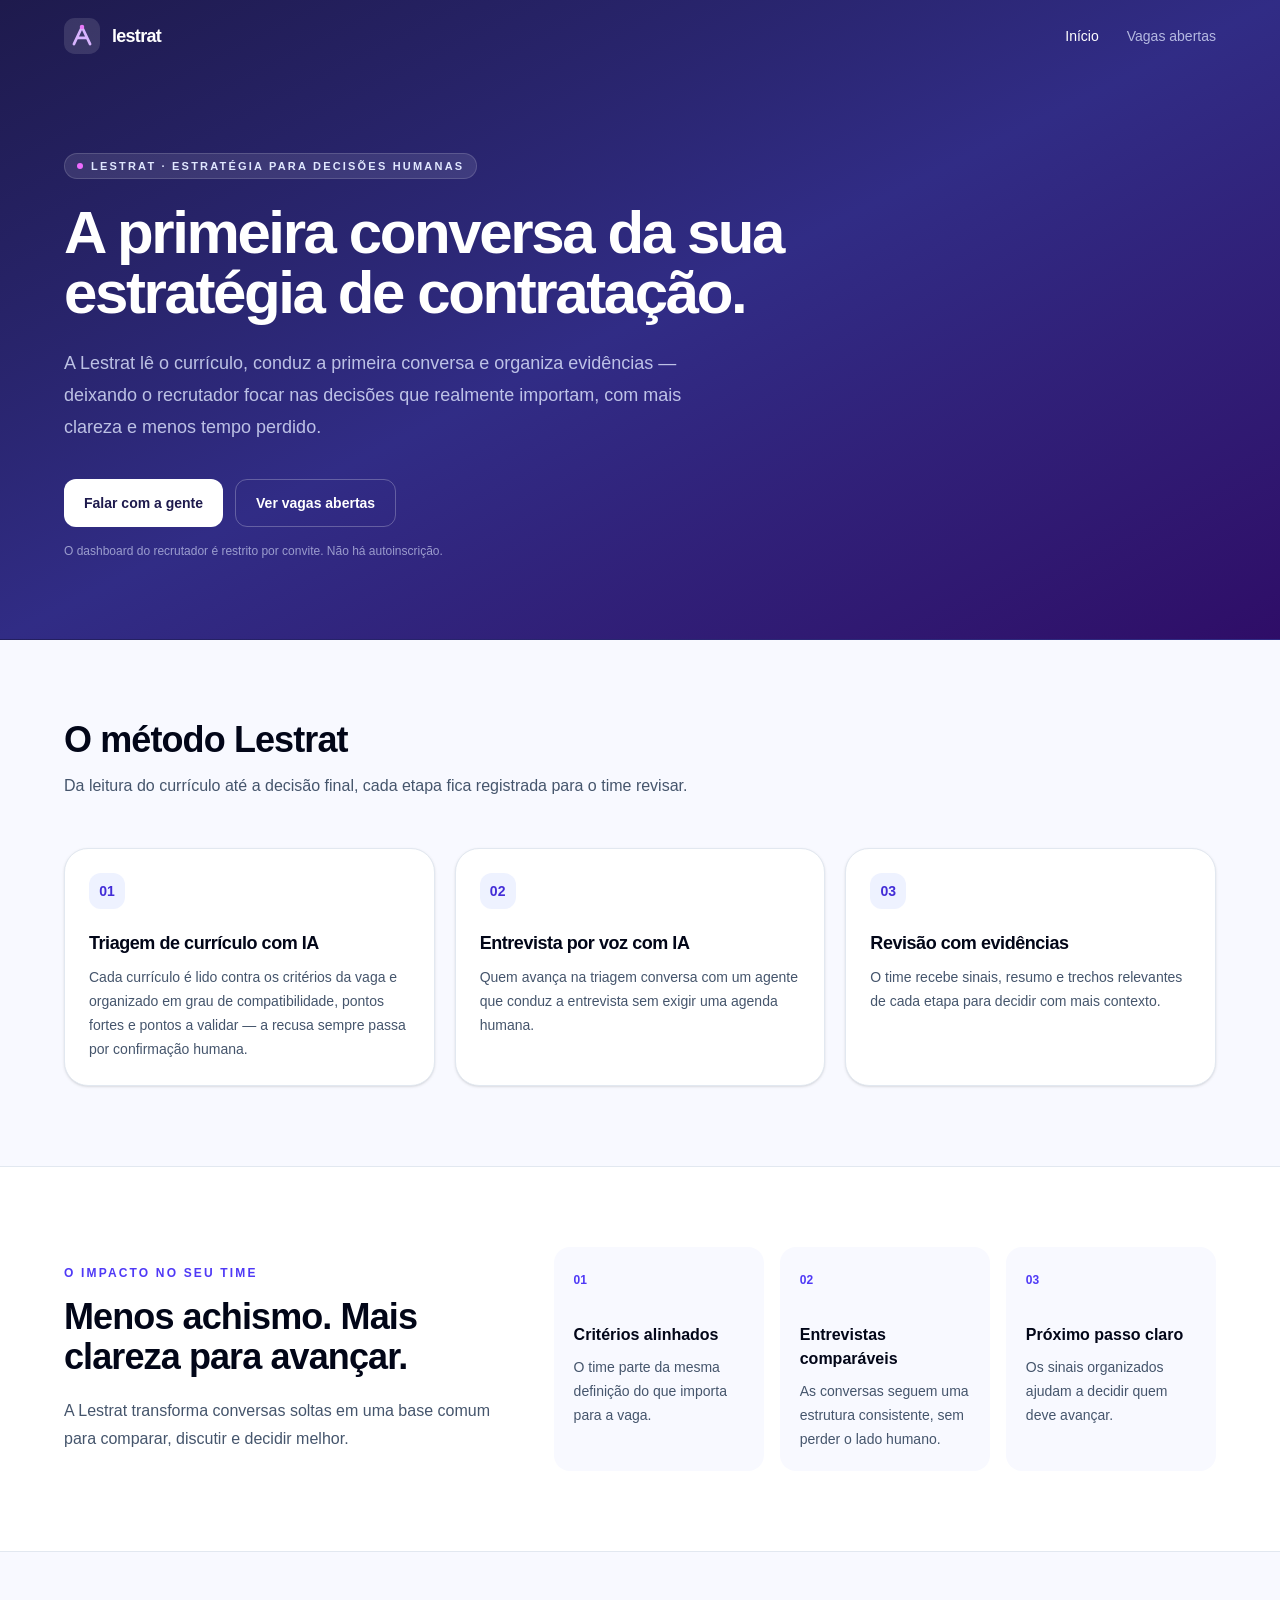
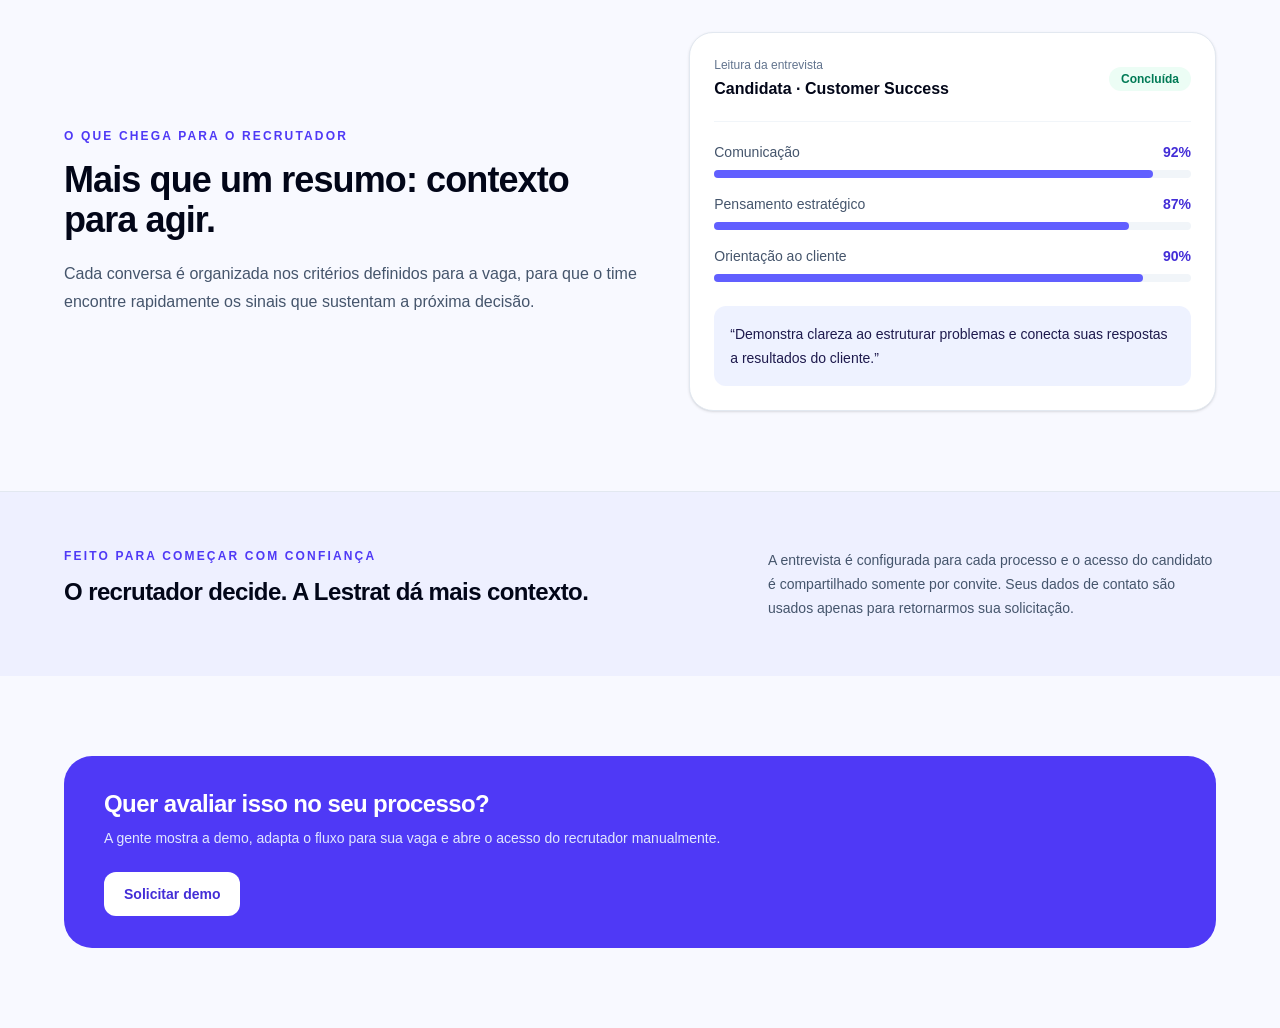
<file: index.html>
<!DOCTYPE html><html lang="pt-BR" class="h-full antialiased"><head><meta charSet="utf-8"/><meta name="viewport" content="width=device-width, initial-scale=1"/><link rel="stylesheet" href="/_next/static/chunks/3mg98f8y00g-3.css" data-precedence="next"/><link rel="preload" as="script" fetchPriority="low" href="/_next/static/chunks/1gdoryk6w2r8v.js"/><script src="/_next/static/chunks/27jktro2p5rq9.js" async=""></script><script src="/_next/static/chunks/25o46h8mdjlrg.js" async=""></script><script src="/_next/static/chunks/1wxw8ny0hl5xh.js" async=""></script><script src="/_next/static/chunks/turbopack-3ea_omf06xdof.js" async=""></script><script src="/_next/static/chunks/05-c3ty_6dwfk.js" async=""></script><script src="/_next/static/chunks/14mrh2-p_w84d.js" async=""></script><script src="/_next/static/chunks/0u1a8mrkg8zes.js" async=""></script><script src="/_next/static/chunks/3zo-c1thrcunv.js" async=""></script><script src="/_next/static/chunks/2rbajld_7vj6t.js" async=""></script><title>Lestrat — Entrevistas com IA</title><meta name="description" content="Entrevistas iniciais conduzidas por IA para decisões de contratação com mais estratégia e contexto."/><link rel="icon" href="/favicon.ico?favicon.2vob68tjqpejf.ico" sizes="256x256" type="image/x-icon"/><link rel="icon" href="/icon.svg?icon.0m24b6wz4_9we.svg" sizes="any" type="image/svg+xml"/><script src="/_next/static/chunks/0cz1d0mv5g_q7.js" noModule=""></script></head><body class="min-h-full flex flex-col"><div hidden=""><!--$--><!--/$--></div><header class="sticky top-0 z-40 h-[72px] px-5 transition-colors sm:px-10 lg:px-16 bg-transparent"><div class="mx-auto flex h-full max-w-6xl items-center justify-between"><a class="flex items-center gap-3" aria-label="Lestrat, ir para a home" href="/"><svg viewBox="0 0 40 40" class="h-9 w-9" aria-hidden="true"><rect width="40" height="40" rx="12" fill="#ffffff" fill-opacity="0.12"></rect><path d="M11 29 20 10l9 19M15 22h10" fill="none" stroke="#d8b4fe" stroke-linecap="round" stroke-linejoin="round" stroke-width="3"></path><circle cx="20" cy="10" r="2.5" fill="#e879f9"></circle></svg><span class="text-lg font-semibold tracking-[-0.04em] text-white">lestrat</span></a><nav class="flex items-center gap-5 sm:gap-7"><a aria-current="page" class="text-sm font-medium transition text-white" href="/">Início</a><a class="text-sm font-medium transition text-indigo-100/75 hover:text-white" href="/vagas/">Vagas abertas</a></nav></div></header><main class="min-h-screen bg-[#f8f9ff] text-slate-950"><section class="-mt-[72px] border-b border-indigo-900/30 bg-gradient-to-br from-indigo-950 via-indigo-900 to-violet-950 px-5 pb-12 pt-[calc(3rem+72px)] text-white sm:px-10 sm:pb-20 sm:pt-[calc(5rem+72px)] lg:px-16"><div class="mx-auto max-w-6xl"><div class="inline-flex items-center gap-2 rounded-full border border-white/15 bg-white/10 px-3 py-1 text-[11px] font-semibold uppercase tracking-[0.2em] text-indigo-100"><span class="h-1.5 w-1.5 rounded-full bg-fuchsia-400"></span>Lestrat · estratégia para decisões humanas</div><h1 class="mt-5 max-w-3xl text-3xl font-semibold tracking-[-0.04em] sm:mt-6 sm:text-5xl lg:text-6xl">A primeira conversa da sua estratégia de contratação.</h1><p class="mt-5 max-w-2xl text-base leading-7 text-indigo-100/80 sm:mt-6 sm:text-lg sm:leading-8">A Lestrat lê o currículo, conduz a primeira conversa e organiza evidências — deixando o recrutador focar nas decisões que realmente importam, com mais clareza e menos tempo perdido.</p><div class="mt-7 flex flex-col gap-3 sm:mt-9 sm:flex-row"><button class="inline-flex h-12 items-center justify-center rounded-xl bg-white px-5 text-sm font-semibold text-indigo-950 transition hover:bg-indigo-50" type="button">Falar com a gente</button><a class="inline-flex h-12 items-center justify-center rounded-xl border border-white/25 px-5 text-sm font-semibold text-white transition hover:bg-white/10" href="/vagas/">Ver vagas abertas</a></div><p class="mt-4 text-xs text-indigo-100/60">O dashboard do recrutador é restrito por convite. Não há autoinscrição.</p></div></section><section class="px-5 py-14 sm:px-10 sm:py-20 lg:px-16"><div class="mx-auto max-w-6xl"><h2 class="text-3xl font-semibold tracking-tight text-slate-950 sm:text-4xl">O método Lestrat</h2><p class="mt-3 max-w-2xl text-base leading-7 text-slate-600">Da leitura do currículo até a decisão final, cada etapa fica registrada para o time revisar.</p><div class="mt-8 grid gap-4 sm:mt-12 sm:gap-5 md:grid-cols-3"><article class="rounded-3xl border border-slate-200 bg-white p-6 shadow-sm"><span class="flex h-9 w-9 items-center justify-center rounded-xl bg-indigo-50 text-sm font-bold text-indigo-700">0<!-- -->1</span><h3 class="mt-5 text-lg font-semibold tracking-tight text-slate-950">Triagem de currículo com IA</h3><p class="mt-2 text-sm leading-6 text-slate-600">Cada currículo é lido contra os critérios da vaga e organizado em grau de compatibilidade, pontos fortes e pontos a validar — a recusa sempre passa por confirmação humana.</p></article><article class="rounded-3xl border border-slate-200 bg-white p-6 shadow-sm"><span class="flex h-9 w-9 items-center justify-center rounded-xl bg-indigo-50 text-sm font-bold text-indigo-700">0<!-- -->2</span><h3 class="mt-5 text-lg font-semibold tracking-tight text-slate-950">Entrevista por voz com IA</h3><p class="mt-2 text-sm leading-6 text-slate-600">Quem avança na triagem conversa com um agente que conduz a entrevista sem exigir uma agenda humana.</p></article><article class="rounded-3xl border border-slate-200 bg-white p-6 shadow-sm"><span class="flex h-9 w-9 items-center justify-center rounded-xl bg-indigo-50 text-sm font-bold text-indigo-700">0<!-- -->3</span><h3 class="mt-5 text-lg font-semibold tracking-tight text-slate-950">Revisão com evidências</h3><p class="mt-2 text-sm leading-6 text-slate-600">O time recebe sinais, resumo e trechos relevantes de cada etapa para decidir com mais contexto.</p></article></div></div></section><section class="border-y border-slate-200 bg-white px-5 py-14 sm:px-10 sm:py-20 lg:px-16"><div class="mx-auto grid max-w-6xl gap-12 lg:grid-cols-[0.8fr_1.2fr] lg:items-center"><div><p class="text-xs font-bold uppercase tracking-[0.18em] text-indigo-600">O impacto no seu time</p><h2 class="mt-4 text-3xl font-semibold tracking-tight text-slate-950 sm:text-4xl">Menos achismo. Mais clareza para avançar.</h2><p class="mt-5 text-base leading-7 text-slate-600">A Lestrat transforma conversas soltas em uma base comum para comparar, discutir e decidir melhor.</p></div><div class="grid gap-4 sm:grid-cols-3"><article class="rounded-2xl bg-[#f8f9ff] p-5"><span class="text-xs font-bold text-indigo-600">01</span><h3 class="mt-8 text-base font-semibold text-slate-950">Critérios alinhados</h3><p class="mt-2 text-sm leading-6 text-slate-600">O time parte da mesma definição do que importa para a vaga.</p></article><article class="rounded-2xl bg-[#f8f9ff] p-5"><span class="text-xs font-bold text-indigo-600">02</span><h3 class="mt-8 text-base font-semibold text-slate-950">Entrevistas comparáveis</h3><p class="mt-2 text-sm leading-6 text-slate-600">As conversas seguem uma estrutura consistente, sem perder o lado humano.</p></article><article class="rounded-2xl bg-[#f8f9ff] p-5"><span class="text-xs font-bold text-indigo-600">03</span><h3 class="mt-8 text-base font-semibold text-slate-950">Próximo passo claro</h3><p class="mt-2 text-sm leading-6 text-slate-600">Os sinais organizados ajudam a decidir quem deve avançar.</p></article></div></div></section><section class="px-5 py-14 sm:px-10 sm:py-20 lg:px-16"><div class="mx-auto grid max-w-6xl gap-10 lg:grid-cols-[1fr_0.9fr] lg:items-center"><div><p class="text-xs font-bold uppercase tracking-[0.18em] text-indigo-600">O que chega para o recrutador</p><h2 class="mt-4 text-3xl font-semibold tracking-tight text-slate-950 sm:text-4xl">Mais que um resumo: contexto para agir.</h2><p class="mt-5 max-w-xl text-base leading-7 text-slate-600">Cada conversa é organizada nos critérios definidos para a vaga, para que o time encontre rapidamente os sinais que sustentam a próxima decisão.</p></div><div class="rounded-3xl border border-slate-200 bg-white p-6 shadow-sm"><div class="flex items-center justify-between border-b border-slate-100 pb-5"><div><p class="text-xs text-slate-500">Leitura da entrevista</p><p class="mt-1 font-semibold text-slate-950">Candidata · Customer Success</p></div><span class="rounded-full bg-emerald-50 px-3 py-1 text-xs font-semibold text-emerald-700">Concluída</span></div><div class="mt-5 space-y-4"><div><div class="mb-2 flex justify-between text-sm"><span class="text-slate-600">Comunicação</span><span class="font-semibold text-indigo-700">92%</span></div><div class="h-2 rounded-full bg-slate-100"><div class="h-2 rounded-full bg-indigo-500" style="width:92%"></div></div></div><div><div class="mb-2 flex justify-between text-sm"><span class="text-slate-600">Pensamento estratégico</span><span class="font-semibold text-indigo-700">87%</span></div><div class="h-2 rounded-full bg-slate-100"><div class="h-2 rounded-full bg-indigo-500" style="width:87%"></div></div></div><div><div class="mb-2 flex justify-between text-sm"><span class="text-slate-600">Orientação ao cliente</span><span class="font-semibold text-indigo-700">90%</span></div><div class="h-2 rounded-full bg-slate-100"><div class="h-2 rounded-full bg-indigo-500" style="width:90%"></div></div></div></div><p class="mt-6 rounded-xl bg-indigo-50 p-4 text-sm leading-6 text-indigo-950">“Demonstra clareza ao estruturar problemas e conecta suas respostas a resultados do cliente.”</p></div></div></section><section class="border-t border-slate-200 bg-[#eef0ff] px-6 py-14 sm:px-10 lg:px-16"><div class="mx-auto flex max-w-6xl flex-col gap-5 sm:flex-row sm:items-start sm:justify-between"><div><p class="text-xs font-bold uppercase tracking-[0.18em] text-indigo-600">Feito para começar com confiança</p><h2 class="mt-3 text-2xl font-semibold tracking-tight text-slate-950">O recrutador decide. A Lestrat dá mais contexto.</h2></div><p class="max-w-md text-sm leading-6 text-slate-600">A entrevista é configurada para cada processo e o acesso do candidato é compartilhado somente por convite. Seus dados de contato são usados apenas para retornarmos sua solicitação.</p></div></section><section class="px-5 pb-14 pt-14 sm:px-10 sm:pb-20 sm:pt-20 lg:px-16"><div class="mx-auto max-w-6xl rounded-[28px] bg-indigo-600 px-7 py-8 text-white sm:px-10"><h2 class="text-2xl font-semibold tracking-tight">Quer avaliar isso no seu processo?</h2><p class="mt-2 max-w-2xl text-sm text-indigo-100">A gente mostra a demo, adapta o fluxo para sua vaga e abre o acesso do recrutador manualmente.</p><div class="mt-6 flex flex-col gap-3 sm:flex-row"><button class="inline-flex h-11 items-center justify-center rounded-xl bg-white px-5 text-sm font-semibold text-indigo-700 transition hover:bg-indigo-50" type="button">Solicitar demo</button></div></div></section></main><!--$--><!--/$--><script src="/_next/static/chunks/1gdoryk6w2r8v.js" id="_R_" async=""></script><script>(self.__next_f=self.__next_f||[]).push([0])</script><script>self.__next_f.push([1,"1:\"$Sreact.fragment\"\n2:I[39756,[\"/_next/static/chunks/05-c3ty_6dwfk.js\",\"/_next/static/chunks/14mrh2-p_w84d.js\"],\"default\"]\n3:I[37457,[\"/_next/static/chunks/05-c3ty_6dwfk.js\",\"/_next/static/chunks/14mrh2-p_w84d.js\"],\"default\"]\n4:I[83792,[\"/_next/static/chunks/05-c3ty_6dwfk.js\",\"/_next/static/chunks/14mrh2-p_w84d.js\",\"/_next/static/chunks/0u1a8mrkg8zes.js\"],\"default\"]\n5:I[47257,[\"/_next/static/chunks/05-c3ty_6dwfk.js\",\"/_next/static/chunks/14mrh2-p_w84d.js\"],\"ClientPageRoot\"]\n6:I[34253,[\"/_next/static/chunks/05-c3ty_6dwfk.js\",\"/_next/static/chunks/14mrh2-p_w84d.js\",\"/_next/static/chunks/0u1a8mrkg8zes.js\",\"/_next/static/chunks/3zo-c1thrcunv.js\",\"/_next/static/chunks/2rbajld_7vj6t.js\"],\"default\"]\n9:I[97367,[\"/_next/static/chunks/05-c3ty_6dwfk.js\",\"/_next/static/chunks/14mrh2-p_w84d.js\"],\"OutletBoundary\"]\na:\"$Sreact.suspense\"\nc:I[97367,[\"/_next/static/chunks/05-c3ty_6dwfk.js\",\"/_next/static/chunks/14mrh2-p_w84d.js\"],\"ViewportBoundary\"]\ne:I[97367,[\"/_next/static/chunks/05-c3ty_6dwfk.js\",\"/_next/static/chunks/14mrh2-p_w84d.js\"],\"MetadataBoundary\"]\n10:I[68027,[\"/_next/static/chunks/05-c3ty_6dwfk.js\",\"/_next/static/chunks/14mrh2-p_w84d.js\"],\"default\",1]\n:HL[\"/_next/static/chunks/3mg98f8y00g-3.css\",\"style\"]\n"])</script><script>self.__next_f.push([1,"0:{\"P\":null,\"c\":[\"\",\"\"],\"q\":\"\",\"i\":false,\"f\":[[[\"\",{\"children\":[\"(public)\",{\"children\":[\"__PAGE__\",{}]}]},\"$undefined\",\"$undefined\",16],[[\"$\",\"$1\",\"c\",{\"children\":[[[\"$\",\"link\",\"0\",{\"rel\":\"stylesheet\",\"href\":\"/_next/static/chunks/3mg98f8y00g-3.css\",\"precedence\":\"next\",\"crossOrigin\":\"$undefined\",\"nonce\":\"$undefined\"}],[\"$\",\"script\",\"script-0\",{\"src\":\"/_next/static/chunks/05-c3ty_6dwfk.js\",\"async\":true,\"nonce\":\"$undefined\"}],[\"$\",\"script\",\"script-1\",{\"src\":\"/_next/static/chunks/14mrh2-p_w84d.js\",\"async\":true,\"nonce\":\"$undefined\"}]],[\"$\",\"html\",null,{\"lang\":\"pt-BR\",\"className\":\"h-full antialiased\",\"children\":[\"$\",\"body\",null,{\"className\":\"min-h-full flex flex-col\",\"children\":[\"$\",\"$L2\",null,{\"parallelRouterKey\":\"children\",\"error\":\"$undefined\",\"errorStyles\":\"$undefined\",\"errorScripts\":\"$undefined\",\"template\":[\"$\",\"$L3\",null,{}],\"templateStyles\":\"$undefined\",\"templateScripts\":\"$undefined\",\"notFound\":[[[\"$\",\"title\",null,{\"children\":\"404: This page could not be found.\"}],[\"$\",\"div\",null,{\"style\":{\"fontFamily\":\"system-ui,\\\"Segoe UI\\\",Roboto,Helvetica,Arial,sans-serif,\\\"Apple Color Emoji\\\",\\\"Segoe UI Emoji\\\"\",\"height\":\"100vh\",\"textAlign\":\"center\",\"display\":\"flex\",\"flexDirection\":\"column\",\"alignItems\":\"center\",\"justifyContent\":\"center\"},\"children\":[\"$\",\"div\",null,{\"children\":[[\"$\",\"style\",null,{\"dangerouslySetInnerHTML\":{\"__html\":\"body{color:#000;background:#fff;margin:0}.next-error-h1{border-right:1px solid rgba(0,0,0,.3)}@media (prefers-color-scheme:dark){body{color:#fff;background:#000}.next-error-h1{border-right:1px solid rgba(255,255,255,.3)}}\"}}],[\"$\",\"h1\",null,{\"className\":\"next-error-h1\",\"style\":{\"display\":\"inline-block\",\"margin\":\"0 20px 0 0\",\"padding\":\"0 23px 0 0\",\"fontSize\":24,\"fontWeight\":500,\"verticalAlign\":\"top\",\"lineHeight\":\"49px\"},\"children\":404}],[\"$\",\"div\",null,{\"style\":{\"display\":\"inline-block\"},\"children\":[\"$\",\"h2\",null,{\"style\":{\"fontSize\":14,\"fontWeight\":400,\"lineHeight\":\"49px\",\"margin\":0},\"children\":\"This page could not be found.\"}]}]]}]}]],[]],\"forbidden\":\"$undefined\",\"unauthorized\":\"$undefined\"}]}]}]]}],{\"children\":[[\"$\",\"$1\",\"c\",{\"children\":[[[\"$\",\"script\",\"script-0\",{\"src\":\"/_next/static/chunks/0u1a8mrkg8zes.js\",\"async\":true,\"nonce\":\"$undefined\"}]],[[\"$\",\"$L4\",null,{}],[\"$\",\"$L2\",null,{\"parallelRouterKey\":\"children\",\"error\":\"$undefined\",\"errorStyles\":\"$undefined\",\"errorScripts\":\"$undefined\",\"template\":[\"$\",\"$L3\",null,{}],\"templateStyles\":\"$undefined\",\"templateScripts\":\"$undefined\",\"notFound\":[[[\"$\",\"title\",null,{\"children\":\"404: This page could not be found.\"}],[\"$\",\"div\",null,{\"style\":\"$0:f:0:1:0:props:children:1:props:children:props:children:props:notFound:0:1:props:style\",\"children\":[\"$\",\"div\",null,{\"children\":[[\"$\",\"style\",null,{\"dangerouslySetInnerHTML\":{\"__html\":\"body{color:#000;background:#fff;margin:0}.next-error-h1{border-right:1px solid rgba(0,0,0,.3)}@media (prefers-color-scheme:dark){body{color:#fff;background:#000}.next-error-h1{border-right:1px solid rgba(255,255,255,.3)}}\"}}],[\"$\",\"h1\",null,{\"className\":\"next-error-h1\",\"style\":\"$0:f:0:1:0:props:children:1:props:children:props:children:props:notFound:0:1:props:children:props:children:1:props:style\",\"children\":404}],[\"$\",\"div\",null,{\"style\":\"$0:f:0:1:0:props:children:1:props:children:props:children:props:notFound:0:1:props:children:props:children:2:props:style\",\"children\":[\"$\",\"h2\",null,{\"style\":\"$0:f:0:1:0:props:children:1:props:children:props:children:props:notFound:0:1:props:children:props:children:2:props:children:props:style\",\"children\":\"This page could not be found.\"}]}]]}]}]],[]],\"forbidden\":\"$undefined\",\"unauthorized\":\"$undefined\"}]]]}],{\"children\":[[\"$\",\"$1\",\"c\",{\"children\":[[\"$\",\"$L5\",null,{\"Component\":\"$6\",\"serverProvidedParams\":{\"searchParams\":{},\"params\":{},\"promises\":[\"$@7\",\"$@8\"]}}],[[\"$\",\"script\",\"script-0\",{\"src\":\"/_next/static/chunks/3zo-c1thrcunv.js\",\"async\":true,\"nonce\":\"$undefined\"}],[\"$\",\"script\",\"script-1\",{\"src\":\"/_next/static/chunks/2rbajld_7vj6t.js\",\"async\":true,\"nonce\":\"$undefined\"}]],[\"$\",\"$L9\",null,{\"children\":[\"$\",\"$a\",null,{\"name\":\"Next.MetadataOutlet\",\"children\":\"$@b\"}]}]]}],{},null,false,null]},null,false,null]},null,false,null],[\"$\",\"$1\",\"h\",{\"children\":[null,[\"$\",\"$Lc\",null,{\"children\":\"$Ld\"}],[\"$\",\"div\",null,{\"hidden\":true,\"children\":[\"$\",\"$Le\",null,{\"children\":[\"$\",\"$a\",null,{\"name\":\"Next.Metadata\",\"children\":\"$Lf\"}]}]}],null]}],false]],\"m\":\"$undefined\",\"G\":[\"$10\",[[\"$\",\"link\",\"0\",{\"rel\":\"stylesheet\",\"href\":\"/_next/static/chunks/3mg98f8y00g-3.css\",\"precedence\":\"next\",\"crossOrigin\":\"$undefined\",\"nonce\":\"$undefined\"}]]],\"S\":true,\"h\":null,\"s\":\"$undefined\",\"l\":\"$undefined\",\"p\":\"$undefined\",\"d\":\"$undefined\",\"b\":\"ZSpc4YjfVrCJydHzZPkFd\"}\n"])</script><script>self.__next_f.push([1,"7:{}\n8:\"$0:f:0:1:1:children:1:children:0:props:children:0:props:serverProvidedParams:params\"\n"])</script><script>self.__next_f.push([1,"d:[[\"$\",\"meta\",\"0\",{\"charSet\":\"utf-8\"}],[\"$\",\"meta\",\"1\",{\"name\":\"viewport\",\"content\":\"width=device-width, initial-scale=1\"}]]\n"])</script><script>self.__next_f.push([1,"11:I[27201,[\"/_next/static/chunks/05-c3ty_6dwfk.js\",\"/_next/static/chunks/14mrh2-p_w84d.js\"],\"IconMark\"]\nb:null\nf:[[\"$\",\"title\",\"0\",{\"children\":\"Lestrat — Entrevistas com IA\"}],[\"$\",\"meta\",\"1\",{\"name\":\"description\",\"content\":\"Entrevistas iniciais conduzidas por IA para decisões de contratação com mais estratégia e contexto.\"}],[\"$\",\"link\",\"2\",{\"rel\":\"icon\",\"href\":\"/favicon.ico?favicon.2vob68tjqpejf.ico\",\"sizes\":\"256x256\",\"type\":\"image/x-icon\"}],[\"$\",\"link\",\"3\",{\"rel\":\"icon\",\"href\":\"/icon.svg?icon.0m24b6wz4_9we.svg\",\"sizes\":\"any\",\"type\":\"image/svg+xml\"}],[\"$\",\"$L11\",\"4\",{}]]\n"])</script></body></html>
</file>
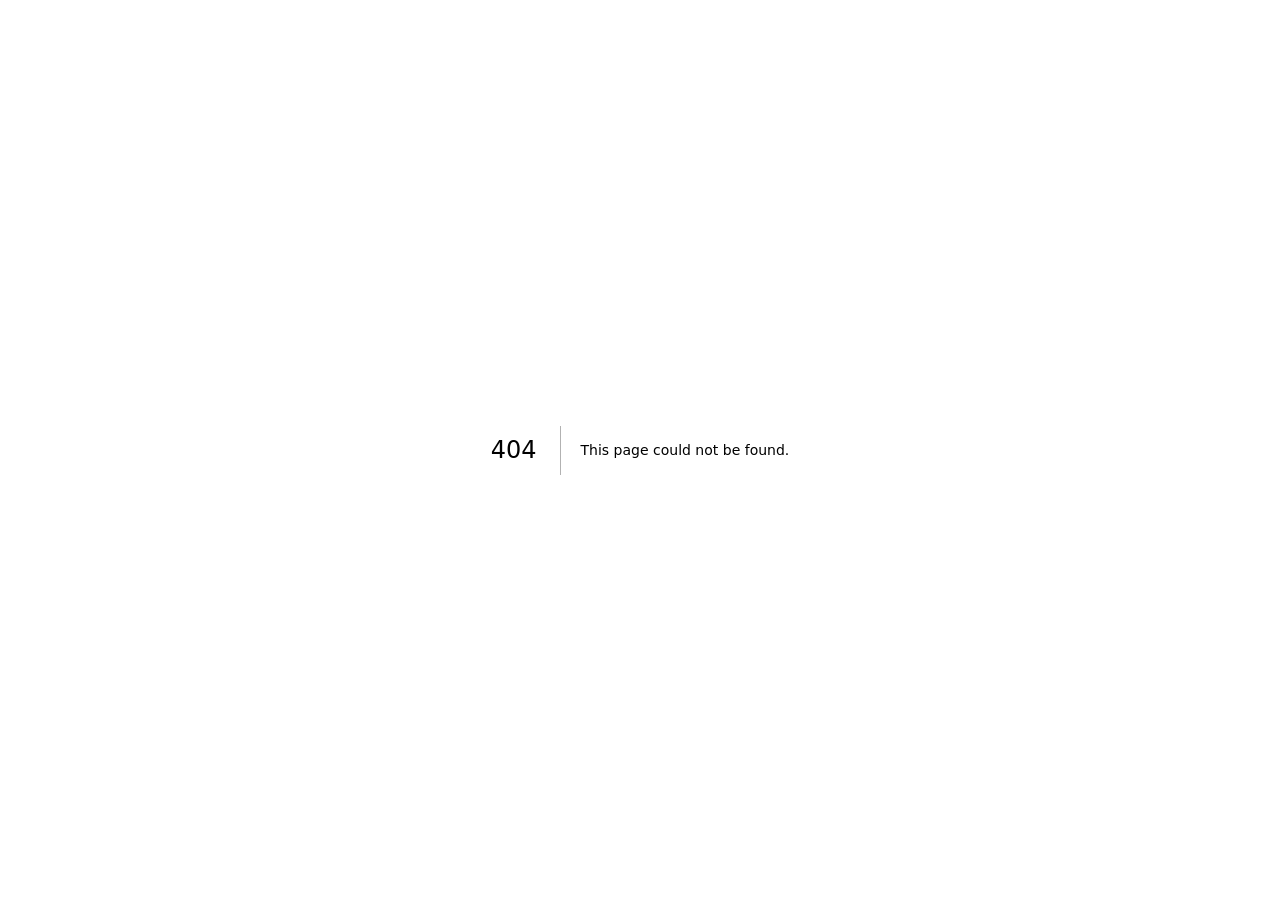
<file: 404/index.html>
<!DOCTYPE html><html lang="pt-BR" class="h-full antialiased"><head><meta charSet="utf-8"/><meta name="viewport" content="width=device-width, initial-scale=1"/><link rel="stylesheet" href="/_next/static/chunks/3mg98f8y00g-3.css" data-precedence="next"/><link rel="preload" as="script" fetchPriority="low" href="/_next/static/chunks/1gdoryk6w2r8v.js"/><script src="/_next/static/chunks/27jktro2p5rq9.js" async=""></script><script src="/_next/static/chunks/25o46h8mdjlrg.js" async=""></script><script src="/_next/static/chunks/1wxw8ny0hl5xh.js" async=""></script><script src="/_next/static/chunks/turbopack-3ea_omf06xdof.js" async=""></script><script src="/_next/static/chunks/05-c3ty_6dwfk.js" async=""></script><script src="/_next/static/chunks/14mrh2-p_w84d.js" async=""></script><meta name="robots" content="noindex"/><title>404: This page could not be found.</title><title>Lestrat — Entrevistas com IA</title><meta name="description" content="Entrevistas iniciais conduzidas por IA para decisões de contratação com mais estratégia e contexto."/><link rel="icon" href="/favicon.ico?favicon.2vob68tjqpejf.ico" sizes="256x256" type="image/x-icon"/><link rel="icon" href="/icon.svg?icon.0m24b6wz4_9we.svg" sizes="any" type="image/svg+xml"/><script src="/_next/static/chunks/0cz1d0mv5g_q7.js" noModule=""></script></head><body class="min-h-full flex flex-col"><div hidden=""><!--$--><!--/$--></div><div style="font-family:system-ui,&quot;Segoe UI&quot;,Roboto,Helvetica,Arial,sans-serif,&quot;Apple Color Emoji&quot;,&quot;Segoe UI Emoji&quot;;height:100vh;text-align:center;display:flex;flex-direction:column;align-items:center;justify-content:center"><div><style>body{color:#000;background:#fff;margin:0}.next-error-h1{border-right:1px solid rgba(0,0,0,.3)}@media (prefers-color-scheme:dark){body{color:#fff;background:#000}.next-error-h1{border-right:1px solid rgba(255,255,255,.3)}}</style><h1 class="next-error-h1" style="display:inline-block;margin:0 20px 0 0;padding:0 23px 0 0;font-size:24px;font-weight:500;vertical-align:top;line-height:49px">404</h1><div style="display:inline-block"><h2 style="font-size:14px;font-weight:400;line-height:49px;margin:0">This page could not be found.</h2></div></div></div><!--$--><!--/$--><script src="/_next/static/chunks/1gdoryk6w2r8v.js" id="_R_" async=""></script><script>(self.__next_f=self.__next_f||[]).push([0])</script><script>self.__next_f.push([1,"1:\"$Sreact.fragment\"\n2:I[39756,[\"/_next/static/chunks/05-c3ty_6dwfk.js\",\"/_next/static/chunks/14mrh2-p_w84d.js\"],\"default\"]\n3:I[37457,[\"/_next/static/chunks/05-c3ty_6dwfk.js\",\"/_next/static/chunks/14mrh2-p_w84d.js\"],\"default\"]\n4:I[97367,[\"/_next/static/chunks/05-c3ty_6dwfk.js\",\"/_next/static/chunks/14mrh2-p_w84d.js\"],\"OutletBoundary\"]\n5:\"$Sreact.suspense\"\n8:I[97367,[\"/_next/static/chunks/05-c3ty_6dwfk.js\",\"/_next/static/chunks/14mrh2-p_w84d.js\"],\"ViewportBoundary\"]\na:I[97367,[\"/_next/static/chunks/05-c3ty_6dwfk.js\",\"/_next/static/chunks/14mrh2-p_w84d.js\"],\"MetadataBoundary\"]\nc:I[68027,[\"/_next/static/chunks/05-c3ty_6dwfk.js\",\"/_next/static/chunks/14mrh2-p_w84d.js\"],\"default\",1]\n:HL[\"/_next/static/chunks/3mg98f8y00g-3.css\",\"style\"]\n"])</script><script>self.__next_f.push([1,"0:{\"P\":null,\"c\":[\"\",\"_not-found\",\"\"],\"q\":\"\",\"i\":false,\"f\":[[[\"\",{\"children\":[\"/_not-found\",{\"children\":[\"__PAGE__\",{}]}]},\"$undefined\",\"$undefined\",16],[[\"$\",\"$1\",\"c\",{\"children\":[[[\"$\",\"link\",\"0\",{\"rel\":\"stylesheet\",\"href\":\"/_next/static/chunks/3mg98f8y00g-3.css\",\"precedence\":\"next\",\"crossOrigin\":\"$undefined\",\"nonce\":\"$undefined\"}],[\"$\",\"script\",\"script-0\",{\"src\":\"/_next/static/chunks/05-c3ty_6dwfk.js\",\"async\":true,\"nonce\":\"$undefined\"}],[\"$\",\"script\",\"script-1\",{\"src\":\"/_next/static/chunks/14mrh2-p_w84d.js\",\"async\":true,\"nonce\":\"$undefined\"}]],[\"$\",\"html\",null,{\"lang\":\"pt-BR\",\"className\":\"h-full antialiased\",\"children\":[\"$\",\"body\",null,{\"className\":\"min-h-full flex flex-col\",\"children\":[\"$\",\"$L2\",null,{\"parallelRouterKey\":\"children\",\"error\":\"$undefined\",\"errorStyles\":\"$undefined\",\"errorScripts\":\"$undefined\",\"template\":[\"$\",\"$L3\",null,{}],\"templateStyles\":\"$undefined\",\"templateScripts\":\"$undefined\",\"notFound\":[[[\"$\",\"title\",null,{\"children\":\"404: This page could not be found.\"}],[\"$\",\"div\",null,{\"style\":{\"fontFamily\":\"system-ui,\\\"Segoe UI\\\",Roboto,Helvetica,Arial,sans-serif,\\\"Apple Color Emoji\\\",\\\"Segoe UI Emoji\\\"\",\"height\":\"100vh\",\"textAlign\":\"center\",\"display\":\"flex\",\"flexDirection\":\"column\",\"alignItems\":\"center\",\"justifyContent\":\"center\"},\"children\":[\"$\",\"div\",null,{\"children\":[[\"$\",\"style\",null,{\"dangerouslySetInnerHTML\":{\"__html\":\"body{color:#000;background:#fff;margin:0}.next-error-h1{border-right:1px solid rgba(0,0,0,.3)}@media (prefers-color-scheme:dark){body{color:#fff;background:#000}.next-error-h1{border-right:1px solid rgba(255,255,255,.3)}}\"}}],[\"$\",\"h1\",null,{\"className\":\"next-error-h1\",\"style\":{\"display\":\"inline-block\",\"margin\":\"0 20px 0 0\",\"padding\":\"0 23px 0 0\",\"fontSize\":24,\"fontWeight\":500,\"verticalAlign\":\"top\",\"lineHeight\":\"49px\"},\"children\":404}],[\"$\",\"div\",null,{\"style\":{\"display\":\"inline-block\"},\"children\":[\"$\",\"h2\",null,{\"style\":{\"fontSize\":14,\"fontWeight\":400,\"lineHeight\":\"49px\",\"margin\":0},\"children\":\"This page could not be found.\"}]}]]}]}]],[]],\"forbidden\":\"$undefined\",\"unauthorized\":\"$undefined\"}]}]}]]}],{\"children\":[[\"$\",\"$1\",\"c\",{\"children\":[null,[\"$\",\"$L2\",null,{\"parallelRouterKey\":\"children\",\"error\":\"$undefined\",\"errorStyles\":\"$undefined\",\"errorScripts\":\"$undefined\",\"template\":[\"$\",\"$L3\",null,{}],\"templateStyles\":\"$undefined\",\"templateScripts\":\"$undefined\",\"notFound\":\"$undefined\",\"forbidden\":\"$undefined\",\"unauthorized\":\"$undefined\"}]]}],{\"children\":[[\"$\",\"$1\",\"c\",{\"children\":[[[\"$\",\"title\",null,{\"children\":\"404: This page could not be found.\"}],[\"$\",\"div\",null,{\"style\":\"$0:f:0:1:0:props:children:1:props:children:props:children:props:notFound:0:1:props:style\",\"children\":[\"$\",\"div\",null,{\"children\":[[\"$\",\"style\",null,{\"dangerouslySetInnerHTML\":{\"__html\":\"body{color:#000;background:#fff;margin:0}.next-error-h1{border-right:1px solid rgba(0,0,0,.3)}@media (prefers-color-scheme:dark){body{color:#fff;background:#000}.next-error-h1{border-right:1px solid rgba(255,255,255,.3)}}\"}}],[\"$\",\"h1\",null,{\"className\":\"next-error-h1\",\"style\":\"$0:f:0:1:0:props:children:1:props:children:props:children:props:notFound:0:1:props:children:props:children:1:props:style\",\"children\":404}],[\"$\",\"div\",null,{\"style\":\"$0:f:0:1:0:props:children:1:props:children:props:children:props:notFound:0:1:props:children:props:children:2:props:style\",\"children\":[\"$\",\"h2\",null,{\"style\":\"$0:f:0:1:0:props:children:1:props:children:props:children:props:notFound:0:1:props:children:props:children:2:props:children:props:style\",\"children\":\"This page could not be found.\"}]}]]}]}]],null,[\"$\",\"$L4\",null,{\"children\":[\"$\",\"$5\",null,{\"name\":\"Next.MetadataOutlet\",\"children\":\"$@6\"}]}]]}],{},null,false,null]},null,false,\"$@7\"]},null,false,null],[\"$\",\"$1\",\"h\",{\"children\":[[\"$\",\"meta\",null,{\"name\":\"robots\",\"content\":\"noindex\"}],[\"$\",\"$L8\",null,{\"children\":\"$L9\"}],[\"$\",\"div\",null,{\"hidden\":true,\"children\":[\"$\",\"$La\",null,{\"children\":[\"$\",\"$5\",null,{\"name\":\"Next.Metadata\",\"children\":\"$Lb\"}]}]}],null]}],false]],\"m\":\"$undefined\",\"G\":[\"$c\",[[\"$\",\"link\",\"0\",{\"rel\":\"stylesheet\",\"href\":\"/_next/static/chunks/3mg98f8y00g-3.css\",\"precedence\":\"next\",\"crossOrigin\":\"$undefined\",\"nonce\":\"$undefined\"}]]],\"S\":true,\"h\":null,\"s\":\"$undefined\",\"l\":\"$undefined\",\"p\":\"$undefined\",\"d\":\"$undefined\",\"b\":\"ZSpc4YjfVrCJydHzZPkFd\"}\n"])</script><script>self.__next_f.push([1,"d:[]\n7:\"$Wd\"\n"])</script><script>self.__next_f.push([1,"9:[[\"$\",\"meta\",\"0\",{\"charSet\":\"utf-8\"}],[\"$\",\"meta\",\"1\",{\"name\":\"viewport\",\"content\":\"width=device-width, initial-scale=1\"}]]\n"])</script><script>self.__next_f.push([1,"e:I[27201,[\"/_next/static/chunks/05-c3ty_6dwfk.js\",\"/_next/static/chunks/14mrh2-p_w84d.js\"],\"IconMark\"]\n6:null\nb:[[\"$\",\"title\",\"0\",{\"children\":\"Lestrat — Entrevistas com IA\"}],[\"$\",\"meta\",\"1\",{\"name\":\"description\",\"content\":\"Entrevistas iniciais conduzidas por IA para decisões de contratação com mais estratégia e contexto.\"}],[\"$\",\"link\",\"2\",{\"rel\":\"icon\",\"href\":\"/favicon.ico?favicon.2vob68tjqpejf.ico\",\"sizes\":\"256x256\",\"type\":\"image/x-icon\"}],[\"$\",\"link\",\"3\",{\"rel\":\"icon\",\"href\":\"/icon.svg?icon.0m24b6wz4_9we.svg\",\"sizes\":\"any\",\"type\":\"image/svg+xml\"}],[\"$\",\"$Le\",\"4\",{}]]\n"])</script></body></html>
</file>
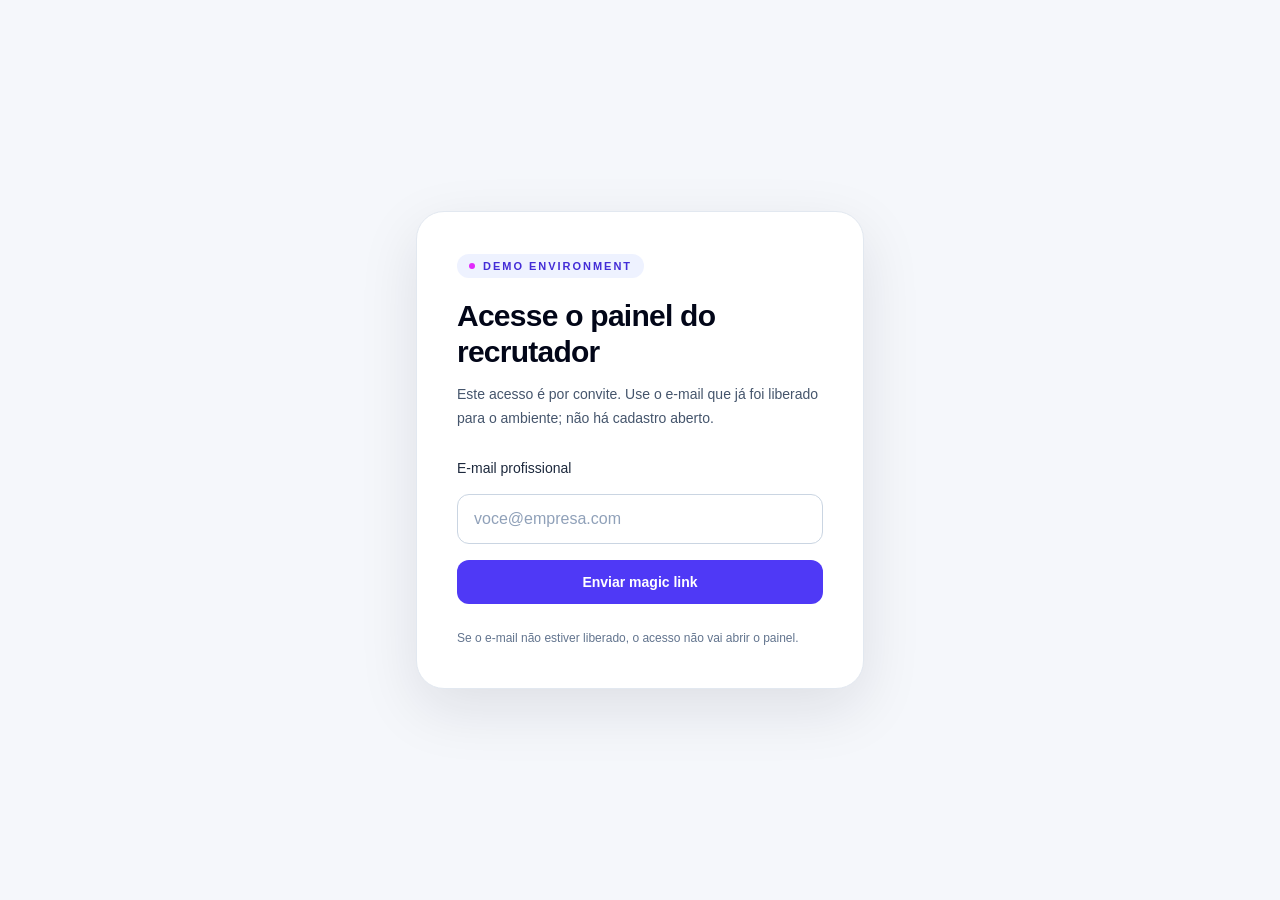
<file: dashboard/index.html>
<!DOCTYPE html><html id="__next_error__"><head><meta charSet="utf-8"/><meta name="viewport" content="width=device-width, initial-scale=1"/><link rel="preload" as="script" fetchPriority="low" href="/_next/static/chunks/1gdoryk6w2r8v.js"/><script src="/_next/static/chunks/27jktro2p5rq9.js" async=""></script><script src="/_next/static/chunks/25o46h8mdjlrg.js" async=""></script><script src="/_next/static/chunks/1wxw8ny0hl5xh.js" async=""></script><script src="/_next/static/chunks/turbopack-3ea_omf06xdof.js" async=""></script><script src="/_next/static/chunks/05-c3ty_6dwfk.js" async=""></script><script src="/_next/static/chunks/14mrh2-p_w84d.js" async=""></script><link rel="preload" href="/_next/static/chunks/3mg98f8y00g-3.css" as="style"/><title>Lestrat — Entrevistas com IA</title><meta name="description" content="Entrevistas iniciais conduzidas por IA para decisões de contratação com mais estratégia e contexto."/><link rel="icon" href="/favicon.ico?favicon.2vob68tjqpejf.ico" sizes="256x256" type="image/x-icon"/><link rel="icon" href="/icon.svg?icon.0m24b6wz4_9we.svg" sizes="any" type="image/svg+xml"/><script src="/_next/static/chunks/0cz1d0mv5g_q7.js" noModule=""></script></head><body><div hidden=""><!--$--><!--/$--></div><script src="/_next/static/chunks/1gdoryk6w2r8v.js" id="_R_" async=""></script><script>(self.__next_f=self.__next_f||[]).push([0])</script><script>self.__next_f.push([1,"1:\"$Sreact.fragment\"\n2:I[39756,[\"/_next/static/chunks/05-c3ty_6dwfk.js\",\"/_next/static/chunks/14mrh2-p_w84d.js\"],\"default\"]\n3:I[37457,[\"/_next/static/chunks/05-c3ty_6dwfk.js\",\"/_next/static/chunks/14mrh2-p_w84d.js\"],\"default\"]\n5:I[97367,[\"/_next/static/chunks/05-c3ty_6dwfk.js\",\"/_next/static/chunks/14mrh2-p_w84d.js\"],\"OutletBoundary\"]\n6:\"$Sreact.suspense\"\n9:I[97367,[\"/_next/static/chunks/05-c3ty_6dwfk.js\",\"/_next/static/chunks/14mrh2-p_w84d.js\"],\"ViewportBoundary\"]\nb:I[97367,[\"/_next/static/chunks/05-c3ty_6dwfk.js\",\"/_next/static/chunks/14mrh2-p_w84d.js\"],\"MetadataBoundary\"]\nd:I[68027,[\"/_next/static/chunks/05-c3ty_6dwfk.js\",\"/_next/static/chunks/14mrh2-p_w84d.js\"],\"default\",1]\n:HL[\"/_next/static/chunks/3mg98f8y00g-3.css\",\"style\"]\n"])</script><script>self.__next_f.push([1,"0:{\"P\":null,\"c\":[\"\",\"dashboard\",\"\"],\"q\":\"\",\"i\":false,\"f\":[[[\"\",{\"children\":[\"dashboard\",{\"children\":[\"__PAGE__\",{}]}]},\"$undefined\",\"$undefined\",16],[[\"$\",\"$1\",\"c\",{\"children\":[[[\"$\",\"link\",\"0\",{\"rel\":\"stylesheet\",\"href\":\"/_next/static/chunks/3mg98f8y00g-3.css\",\"precedence\":\"next\",\"crossOrigin\":\"$undefined\",\"nonce\":\"$undefined\"}],[\"$\",\"script\",\"script-0\",{\"src\":\"/_next/static/chunks/05-c3ty_6dwfk.js\",\"async\":true,\"nonce\":\"$undefined\"}],[\"$\",\"script\",\"script-1\",{\"src\":\"/_next/static/chunks/14mrh2-p_w84d.js\",\"async\":true,\"nonce\":\"$undefined\"}]],[\"$\",\"html\",null,{\"lang\":\"pt-BR\",\"className\":\"h-full antialiased\",\"children\":[\"$\",\"body\",null,{\"className\":\"min-h-full flex flex-col\",\"children\":[\"$\",\"$L2\",null,{\"parallelRouterKey\":\"children\",\"error\":\"$undefined\",\"errorStyles\":\"$undefined\",\"errorScripts\":\"$undefined\",\"template\":[\"$\",\"$L3\",null,{}],\"templateStyles\":\"$undefined\",\"templateScripts\":\"$undefined\",\"notFound\":[[[\"$\",\"title\",null,{\"children\":\"404: This page could not be found.\"}],[\"$\",\"div\",null,{\"style\":{\"fontFamily\":\"system-ui,\\\"Segoe UI\\\",Roboto,Helvetica,Arial,sans-serif,\\\"Apple Color Emoji\\\",\\\"Segoe UI Emoji\\\"\",\"height\":\"100vh\",\"textAlign\":\"center\",\"display\":\"flex\",\"flexDirection\":\"column\",\"alignItems\":\"center\",\"justifyContent\":\"center\"},\"children\":[\"$\",\"div\",null,{\"children\":[[\"$\",\"style\",null,{\"dangerouslySetInnerHTML\":{\"__html\":\"body{color:#000;background:#fff;margin:0}.next-error-h1{border-right:1px solid rgba(0,0,0,.3)}@media (prefers-color-scheme:dark){body{color:#fff;background:#000}.next-error-h1{border-right:1px solid rgba(255,255,255,.3)}}\"}}],[\"$\",\"h1\",null,{\"className\":\"next-error-h1\",\"style\":{\"display\":\"inline-block\",\"margin\":\"0 20px 0 0\",\"padding\":\"0 23px 0 0\",\"fontSize\":24,\"fontWeight\":500,\"verticalAlign\":\"top\",\"lineHeight\":\"49px\"},\"children\":404}],[\"$\",\"div\",null,{\"style\":{\"display\":\"inline-block\"},\"children\":[\"$\",\"h2\",null,{\"style\":{\"fontSize\":14,\"fontWeight\":400,\"lineHeight\":\"49px\",\"margin\":0},\"children\":\"This page could not be found.\"}]}]]}]}]],[]],\"forbidden\":\"$undefined\",\"unauthorized\":\"$undefined\"}]}]}]]}],{\"children\":[[\"$\",\"$1\",\"c\",{\"children\":[null,[\"$\",\"$L2\",null,{\"parallelRouterKey\":\"children\",\"error\":\"$undefined\",\"errorStyles\":\"$undefined\",\"errorScripts\":\"$undefined\",\"template\":[\"$\",\"$L3\",null,{}],\"templateStyles\":\"$undefined\",\"templateScripts\":\"$undefined\",\"notFound\":\"$undefined\",\"forbidden\":\"$undefined\",\"unauthorized\":\"$undefined\"}]]}],{\"children\":[[\"$\",\"$1\",\"c\",{\"children\":[\"$L4\",null,[\"$\",\"$L5\",null,{\"children\":[\"$\",\"$6\",null,{\"name\":\"Next.MetadataOutlet\",\"children\":\"$@7\"}]}]]}],{},null,false,null]},null,false,\"$@8\"]},null,false,null],[\"$\",\"$1\",\"h\",{\"children\":[null,[\"$\",\"$L9\",null,{\"children\":\"$La\"}],[\"$\",\"div\",null,{\"hidden\":true,\"children\":[\"$\",\"$Lb\",null,{\"children\":[\"$\",\"$6\",null,{\"name\":\"Next.Metadata\",\"children\":\"$Lc\"}]}]}],null]}],false]],\"m\":\"$undefined\",\"G\":[\"$d\",[[\"$\",\"link\",\"0\",{\"rel\":\"stylesheet\",\"href\":\"/_next/static/chunks/3mg98f8y00g-3.css\",\"precedence\":\"next\",\"crossOrigin\":\"$undefined\",\"nonce\":\"$undefined\"}]]],\"S\":true,\"h\":null,\"s\":\"$undefined\",\"l\":\"$undefined\",\"p\":\"$undefined\",\"d\":\"$undefined\",\"b\":\"ZSpc4YjfVrCJydHzZPkFd\"}\n"])</script><script>self.__next_f.push([1,"4:E{\"digest\":\"NEXT_REDIRECT;replace;/painel;307;\"}\n"])</script><script>self.__next_f.push([1,"e:[]\n8:\"$We\"\n"])</script><script>self.__next_f.push([1,"a:[[\"$\",\"meta\",\"0\",{\"charSet\":\"utf-8\"}],[\"$\",\"meta\",\"1\",{\"name\":\"viewport\",\"content\":\"width=device-width, initial-scale=1\"}]]\n"])</script><script>self.__next_f.push([1,"f:I[27201,[\"/_next/static/chunks/05-c3ty_6dwfk.js\",\"/_next/static/chunks/14mrh2-p_w84d.js\"],\"IconMark\"]\n7:null\nc:[[\"$\",\"title\",\"0\",{\"children\":\"Lestrat — Entrevistas com IA\"}],[\"$\",\"meta\",\"1\",{\"name\":\"description\",\"content\":\"Entrevistas iniciais conduzidas por IA para decisões de contratação com mais estratégia e contexto.\"}],[\"$\",\"link\",\"2\",{\"rel\":\"icon\",\"href\":\"/favicon.ico?favicon.2vob68tjqpejf.ico\",\"sizes\":\"256x256\",\"type\":\"image/x-icon\"}],[\"$\",\"link\",\"3\",{\"rel\":\"icon\",\"href\":\"/icon.svg?icon.0m24b6wz4_9we.svg\",\"sizes\":\"any\",\"type\":\"image/svg+xml\"}],[\"$\",\"$Lf\",\"4\",{}]]\n"])</script></body></html>
</file>
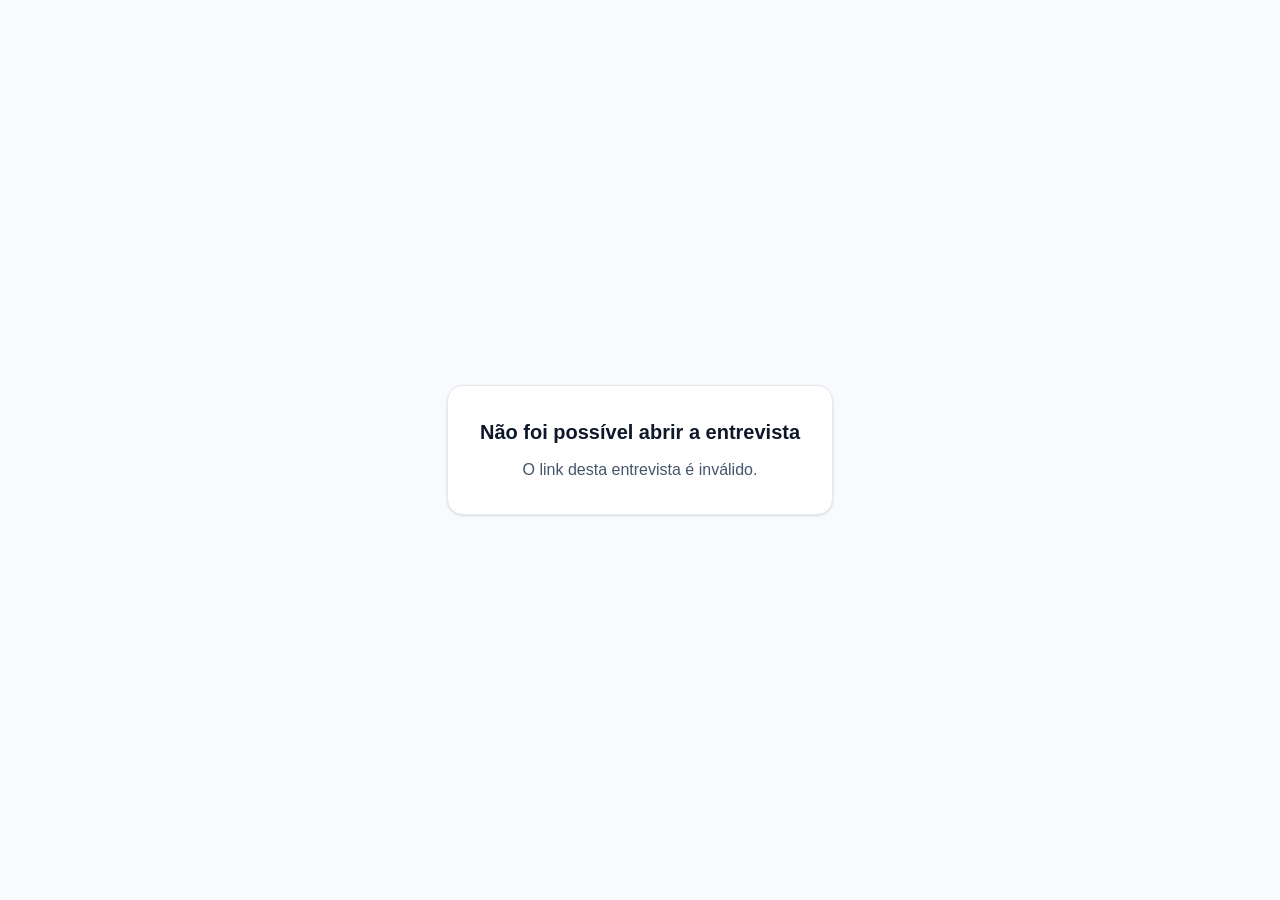
<file: entrevista/index.html>
<!DOCTYPE html><html lang="pt-BR" class="h-full antialiased"><head><meta charSet="utf-8"/><meta name="viewport" content="width=device-width, initial-scale=1"/><link rel="stylesheet" href="/_next/static/chunks/3mg98f8y00g-3.css" data-precedence="next"/><link rel="stylesheet" href="/_next/static/chunks/329n_4acrnvyx.css" data-precedence="next"/><link rel="preload" as="script" fetchPriority="low" href="/_next/static/chunks/1gdoryk6w2r8v.js"/><script src="/_next/static/chunks/27jktro2p5rq9.js" async=""></script><script src="/_next/static/chunks/25o46h8mdjlrg.js" async=""></script><script src="/_next/static/chunks/1wxw8ny0hl5xh.js" async=""></script><script src="/_next/static/chunks/turbopack-3ea_omf06xdof.js" async=""></script><script src="/_next/static/chunks/05-c3ty_6dwfk.js" async=""></script><script src="/_next/static/chunks/14mrh2-p_w84d.js" async=""></script><script src="/_next/static/chunks/3i9e__lxj94lh.js" async=""></script><script src="/_next/static/chunks/0a1ksvat3zb1b.js" async=""></script><title>Lestrat — Entrevistas com IA</title><meta name="description" content="Entrevistas iniciais conduzidas por IA para decisões de contratação com mais estratégia e contexto."/><link rel="icon" href="/favicon.ico?favicon.2vob68tjqpejf.ico" sizes="256x256" type="image/x-icon"/><link rel="icon" href="/icon.svg?icon.0m24b6wz4_9we.svg" sizes="any" type="image/svg+xml"/><script src="/_next/static/chunks/0cz1d0mv5g_q7.js" noModule=""></script></head><body class="min-h-full flex flex-col"><div hidden=""><!--$--><!--/$--></div><div class="flex min-h-screen items-center justify-center bg-indigo-950 text-indigo-100">Preparando a entrevista...</div><!--$--><!--/$--><script src="/_next/static/chunks/1gdoryk6w2r8v.js" id="_R_" async=""></script><script>(self.__next_f=self.__next_f||[]).push([0])</script><script>self.__next_f.push([1,"1:\"$Sreact.fragment\"\n2:I[39756,[\"/_next/static/chunks/05-c3ty_6dwfk.js\",\"/_next/static/chunks/14mrh2-p_w84d.js\"],\"default\"]\n3:I[37457,[\"/_next/static/chunks/05-c3ty_6dwfk.js\",\"/_next/static/chunks/14mrh2-p_w84d.js\"],\"default\"]\n4:I[47257,[\"/_next/static/chunks/05-c3ty_6dwfk.js\",\"/_next/static/chunks/14mrh2-p_w84d.js\"],\"ClientPageRoot\"]\n5:I[22870,[\"/_next/static/chunks/05-c3ty_6dwfk.js\",\"/_next/static/chunks/14mrh2-p_w84d.js\",\"/_next/static/chunks/3i9e__lxj94lh.js\",\"/_next/static/chunks/0a1ksvat3zb1b.js\"],\"default\"]\n8:I[97367,[\"/_next/static/chunks/05-c3ty_6dwfk.js\",\"/_next/static/chunks/14mrh2-p_w84d.js\"],\"OutletBoundary\"]\n9:\"$Sreact.suspense\"\nc:I[97367,[\"/_next/static/chunks/05-c3ty_6dwfk.js\",\"/_next/static/chunks/14mrh2-p_w84d.js\"],\"ViewportBoundary\"]\ne:I[97367,[\"/_next/static/chunks/05-c3ty_6dwfk.js\",\"/_next/static/chunks/14mrh2-p_w84d.js\"],\"MetadataBoundary\"]\n10:I[68027,[\"/_next/static/chunks/05-c3ty_6dwfk.js\",\"/_next/static/chunks/14mrh2-p_w84d.js\"],\"default\",1]\n:HL[\"/_next/static/chunks/3mg98f8y00g-3.css\",\"style\"]\n:HL[\"/_next/static/chunks/329n_4acrnvyx.css\",\"style\"]\n"])</script><script>self.__next_f.push([1,"0:{\"P\":null,\"c\":[\"\",\"entrevista\",\"\"],\"q\":\"\",\"i\":false,\"f\":[[[\"\",{\"children\":[\"entrevista\",{\"children\":[\"__PAGE__\",{}]}]},\"$undefined\",\"$undefined\",16],[[\"$\",\"$1\",\"c\",{\"children\":[[[\"$\",\"link\",\"0\",{\"rel\":\"stylesheet\",\"href\":\"/_next/static/chunks/3mg98f8y00g-3.css\",\"precedence\":\"next\",\"crossOrigin\":\"$undefined\",\"nonce\":\"$undefined\"}],[\"$\",\"script\",\"script-0\",{\"src\":\"/_next/static/chunks/05-c3ty_6dwfk.js\",\"async\":true,\"nonce\":\"$undefined\"}],[\"$\",\"script\",\"script-1\",{\"src\":\"/_next/static/chunks/14mrh2-p_w84d.js\",\"async\":true,\"nonce\":\"$undefined\"}]],[\"$\",\"html\",null,{\"lang\":\"pt-BR\",\"className\":\"h-full antialiased\",\"children\":[\"$\",\"body\",null,{\"className\":\"min-h-full flex flex-col\",\"children\":[\"$\",\"$L2\",null,{\"parallelRouterKey\":\"children\",\"error\":\"$undefined\",\"errorStyles\":\"$undefined\",\"errorScripts\":\"$undefined\",\"template\":[\"$\",\"$L3\",null,{}],\"templateStyles\":\"$undefined\",\"templateScripts\":\"$undefined\",\"notFound\":[[[\"$\",\"title\",null,{\"children\":\"404: This page could not be found.\"}],[\"$\",\"div\",null,{\"style\":{\"fontFamily\":\"system-ui,\\\"Segoe UI\\\",Roboto,Helvetica,Arial,sans-serif,\\\"Apple Color Emoji\\\",\\\"Segoe UI Emoji\\\"\",\"height\":\"100vh\",\"textAlign\":\"center\",\"display\":\"flex\",\"flexDirection\":\"column\",\"alignItems\":\"center\",\"justifyContent\":\"center\"},\"children\":[\"$\",\"div\",null,{\"children\":[[\"$\",\"style\",null,{\"dangerouslySetInnerHTML\":{\"__html\":\"body{color:#000;background:#fff;margin:0}.next-error-h1{border-right:1px solid rgba(0,0,0,.3)}@media (prefers-color-scheme:dark){body{color:#fff;background:#000}.next-error-h1{border-right:1px solid rgba(255,255,255,.3)}}\"}}],[\"$\",\"h1\",null,{\"className\":\"next-error-h1\",\"style\":{\"display\":\"inline-block\",\"margin\":\"0 20px 0 0\",\"padding\":\"0 23px 0 0\",\"fontSize\":24,\"fontWeight\":500,\"verticalAlign\":\"top\",\"lineHeight\":\"49px\"},\"children\":404}],[\"$\",\"div\",null,{\"style\":{\"display\":\"inline-block\"},\"children\":[\"$\",\"h2\",null,{\"style\":{\"fontSize\":14,\"fontWeight\":400,\"lineHeight\":\"49px\",\"margin\":0},\"children\":\"This page could not be found.\"}]}]]}]}]],[]],\"forbidden\":\"$undefined\",\"unauthorized\":\"$undefined\"}]}]}]]}],{\"children\":[[\"$\",\"$1\",\"c\",{\"children\":[null,[\"$\",\"$L2\",null,{\"parallelRouterKey\":\"children\",\"error\":\"$undefined\",\"errorStyles\":\"$undefined\",\"errorScripts\":\"$undefined\",\"template\":[\"$\",\"$L3\",null,{}],\"templateStyles\":\"$undefined\",\"templateScripts\":\"$undefined\",\"notFound\":\"$undefined\",\"forbidden\":\"$undefined\",\"unauthorized\":\"$undefined\"}]]}],{\"children\":[[\"$\",\"$1\",\"c\",{\"children\":[[\"$\",\"$L4\",null,{\"Component\":\"$5\",\"serverProvidedParams\":{\"searchParams\":{},\"params\":{},\"promises\":[\"$@6\",\"$@7\"]}}],[[\"$\",\"link\",\"0\",{\"rel\":\"stylesheet\",\"href\":\"/_next/static/chunks/329n_4acrnvyx.css\",\"precedence\":\"next\",\"crossOrigin\":\"$undefined\",\"nonce\":\"$undefined\"}],[\"$\",\"script\",\"script-0\",{\"src\":\"/_next/static/chunks/3i9e__lxj94lh.js\",\"async\":true,\"nonce\":\"$undefined\"}],[\"$\",\"script\",\"script-1\",{\"src\":\"/_next/static/chunks/0a1ksvat3zb1b.js\",\"async\":true,\"nonce\":\"$undefined\"}]],[\"$\",\"$L8\",null,{\"children\":[\"$\",\"$9\",null,{\"name\":\"Next.MetadataOutlet\",\"children\":\"$@a\"}]}]]}],{},null,false,null]},null,false,\"$@b\"]},null,false,null],[\"$\",\"$1\",\"h\",{\"children\":[null,[\"$\",\"$Lc\",null,{\"children\":\"$Ld\"}],[\"$\",\"div\",null,{\"hidden\":true,\"children\":[\"$\",\"$Le\",null,{\"children\":[\"$\",\"$9\",null,{\"name\":\"Next.Metadata\",\"children\":\"$Lf\"}]}]}],null]}],false]],\"m\":\"$undefined\",\"G\":[\"$10\",[[\"$\",\"link\",\"0\",{\"rel\":\"stylesheet\",\"href\":\"/_next/static/chunks/3mg98f8y00g-3.css\",\"precedence\":\"next\",\"crossOrigin\":\"$undefined\",\"nonce\":\"$undefined\"}]]],\"S\":true,\"h\":null,\"s\":\"$undefined\",\"l\":\"$undefined\",\"p\":\"$undefined\",\"d\":\"$undefined\",\"b\":\"ZSpc4YjfVrCJydHzZPkFd\"}\n"])</script><script>self.__next_f.push([1,"11:[]\nb:\"$W11\"\n6:{}\n7:\"$0:f:0:1:1:children:1:children:0:props:children:0:props:serverProvidedParams:params\"\n"])</script><script>self.__next_f.push([1,"d:[[\"$\",\"meta\",\"0\",{\"charSet\":\"utf-8\"}],[\"$\",\"meta\",\"1\",{\"name\":\"viewport\",\"content\":\"width=device-width, initial-scale=1\"}]]\n"])</script><script>self.__next_f.push([1,"12:I[27201,[\"/_next/static/chunks/05-c3ty_6dwfk.js\",\"/_next/static/chunks/14mrh2-p_w84d.js\"],\"IconMark\"]\na:null\nf:[[\"$\",\"title\",\"0\",{\"children\":\"Lestrat — Entrevistas com IA\"}],[\"$\",\"meta\",\"1\",{\"name\":\"description\",\"content\":\"Entrevistas iniciais conduzidas por IA para decisões de contratação com mais estratégia e contexto.\"}],[\"$\",\"link\",\"2\",{\"rel\":\"icon\",\"href\":\"/favicon.ico?favicon.2vob68tjqpejf.ico\",\"sizes\":\"256x256\",\"type\":\"image/x-icon\"}],[\"$\",\"link\",\"3\",{\"rel\":\"icon\",\"href\":\"/icon.svg?icon.0m24b6wz4_9we.svg\",\"sizes\":\"any\",\"type\":\"image/svg+xml\"}],[\"$\",\"$L12\",\"4\",{}]]\n"])</script></body></html>
</file>
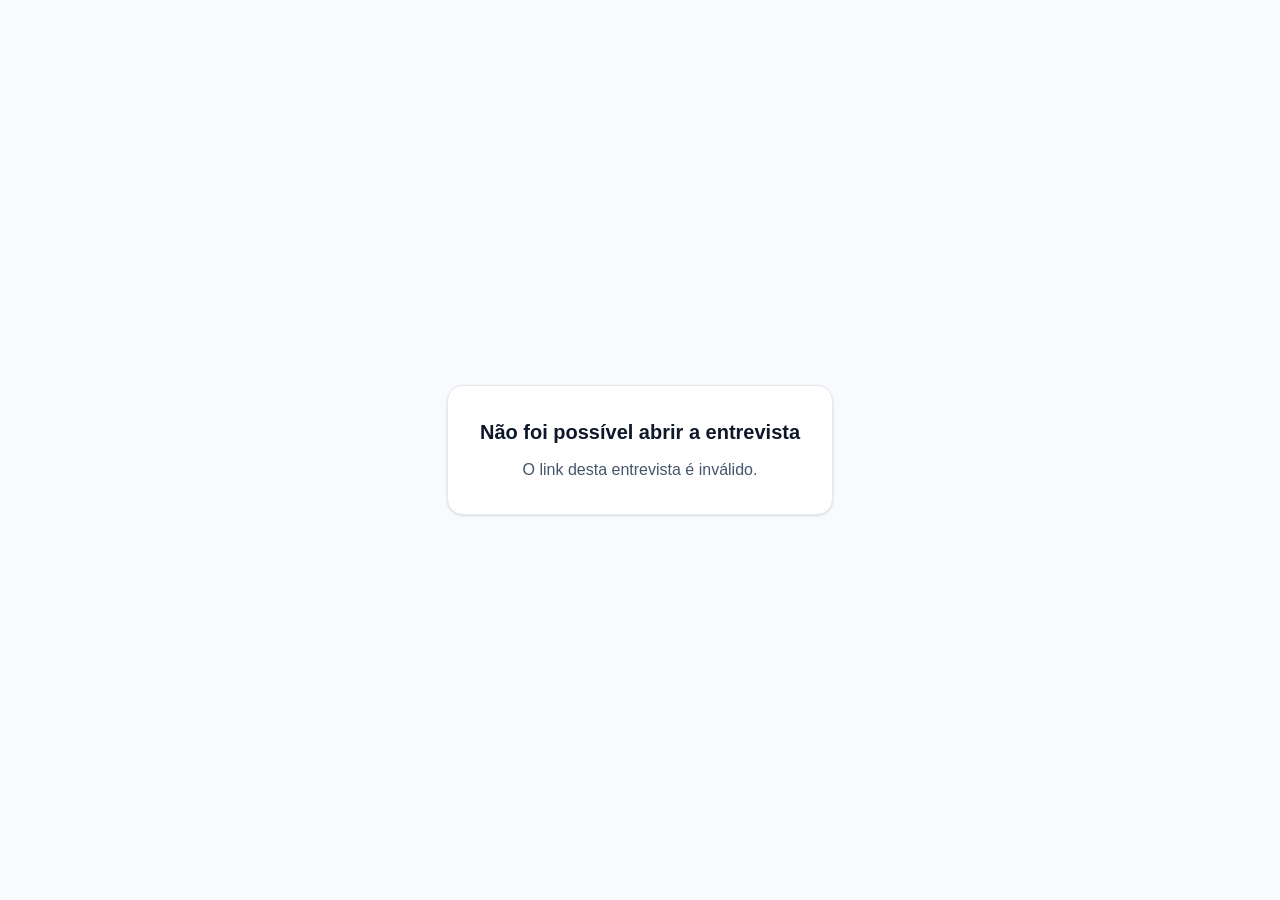
<file: interview/index.html>
<!DOCTYPE html><html lang="pt-BR" class="h-full antialiased"><head><meta charSet="utf-8"/><meta name="viewport" content="width=device-width, initial-scale=1"/><link rel="stylesheet" href="/_next/static/chunks/3mg98f8y00g-3.css" data-precedence="next"/><link rel="stylesheet" href="/_next/static/chunks/329n_4acrnvyx.css" data-precedence="next"/><link rel="preload" as="script" fetchPriority="low" href="/_next/static/chunks/1gdoryk6w2r8v.js"/><script src="/_next/static/chunks/27jktro2p5rq9.js" async=""></script><script src="/_next/static/chunks/25o46h8mdjlrg.js" async=""></script><script src="/_next/static/chunks/1wxw8ny0hl5xh.js" async=""></script><script src="/_next/static/chunks/turbopack-3ea_omf06xdof.js" async=""></script><script src="/_next/static/chunks/05-c3ty_6dwfk.js" async=""></script><script src="/_next/static/chunks/14mrh2-p_w84d.js" async=""></script><script src="/_next/static/chunks/3i9e__lxj94lh.js" async=""></script><script src="/_next/static/chunks/0a1ksvat3zb1b.js" async=""></script><title>Lestrat — Entrevistas com IA</title><meta name="description" content="Entrevistas iniciais conduzidas por IA para decisões de contratação com mais estratégia e contexto."/><link rel="icon" href="/favicon.ico?favicon.2vob68tjqpejf.ico" sizes="256x256" type="image/x-icon"/><link rel="icon" href="/icon.svg?icon.0m24b6wz4_9we.svg" sizes="any" type="image/svg+xml"/><script src="/_next/static/chunks/0cz1d0mv5g_q7.js" noModule=""></script></head><body class="min-h-full flex flex-col"><div hidden=""><!--$--><!--/$--></div><div class="flex min-h-screen items-center justify-center bg-indigo-950 text-indigo-100">Preparando a entrevista...</div><!--$--><!--/$--><script src="/_next/static/chunks/1gdoryk6w2r8v.js" id="_R_" async=""></script><script>(self.__next_f=self.__next_f||[]).push([0])</script><script>self.__next_f.push([1,"1:\"$Sreact.fragment\"\n2:I[39756,[\"/_next/static/chunks/05-c3ty_6dwfk.js\",\"/_next/static/chunks/14mrh2-p_w84d.js\"],\"default\"]\n3:I[37457,[\"/_next/static/chunks/05-c3ty_6dwfk.js\",\"/_next/static/chunks/14mrh2-p_w84d.js\"],\"default\"]\n4:I[47257,[\"/_next/static/chunks/05-c3ty_6dwfk.js\",\"/_next/static/chunks/14mrh2-p_w84d.js\"],\"ClientPageRoot\"]\n5:I[22870,[\"/_next/static/chunks/05-c3ty_6dwfk.js\",\"/_next/static/chunks/14mrh2-p_w84d.js\",\"/_next/static/chunks/3i9e__lxj94lh.js\",\"/_next/static/chunks/0a1ksvat3zb1b.js\"],\"default\"]\n8:I[97367,[\"/_next/static/chunks/05-c3ty_6dwfk.js\",\"/_next/static/chunks/14mrh2-p_w84d.js\"],\"OutletBoundary\"]\n9:\"$Sreact.suspense\"\nc:I[97367,[\"/_next/static/chunks/05-c3ty_6dwfk.js\",\"/_next/static/chunks/14mrh2-p_w84d.js\"],\"ViewportBoundary\"]\ne:I[97367,[\"/_next/static/chunks/05-c3ty_6dwfk.js\",\"/_next/static/chunks/14mrh2-p_w84d.js\"],\"MetadataBoundary\"]\n10:I[68027,[\"/_next/static/chunks/05-c3ty_6dwfk.js\",\"/_next/static/chunks/14mrh2-p_w84d.js\"],\"default\",1]\n:HL[\"/_next/static/chunks/3mg98f8y00g-3.css\",\"style\"]\n:HL[\"/_next/static/chunks/329n_4acrnvyx.css\",\"style\"]\n"])</script><script>self.__next_f.push([1,"0:{\"P\":null,\"c\":[\"\",\"interview\",\"\"],\"q\":\"\",\"i\":false,\"f\":[[[\"\",{\"children\":[\"interview\",{\"children\":[\"__PAGE__\",{}]}]},\"$undefined\",\"$undefined\",16],[[\"$\",\"$1\",\"c\",{\"children\":[[[\"$\",\"link\",\"0\",{\"rel\":\"stylesheet\",\"href\":\"/_next/static/chunks/3mg98f8y00g-3.css\",\"precedence\":\"next\",\"crossOrigin\":\"$undefined\",\"nonce\":\"$undefined\"}],[\"$\",\"script\",\"script-0\",{\"src\":\"/_next/static/chunks/05-c3ty_6dwfk.js\",\"async\":true,\"nonce\":\"$undefined\"}],[\"$\",\"script\",\"script-1\",{\"src\":\"/_next/static/chunks/14mrh2-p_w84d.js\",\"async\":true,\"nonce\":\"$undefined\"}]],[\"$\",\"html\",null,{\"lang\":\"pt-BR\",\"className\":\"h-full antialiased\",\"children\":[\"$\",\"body\",null,{\"className\":\"min-h-full flex flex-col\",\"children\":[\"$\",\"$L2\",null,{\"parallelRouterKey\":\"children\",\"error\":\"$undefined\",\"errorStyles\":\"$undefined\",\"errorScripts\":\"$undefined\",\"template\":[\"$\",\"$L3\",null,{}],\"templateStyles\":\"$undefined\",\"templateScripts\":\"$undefined\",\"notFound\":[[[\"$\",\"title\",null,{\"children\":\"404: This page could not be found.\"}],[\"$\",\"div\",null,{\"style\":{\"fontFamily\":\"system-ui,\\\"Segoe UI\\\",Roboto,Helvetica,Arial,sans-serif,\\\"Apple Color Emoji\\\",\\\"Segoe UI Emoji\\\"\",\"height\":\"100vh\",\"textAlign\":\"center\",\"display\":\"flex\",\"flexDirection\":\"column\",\"alignItems\":\"center\",\"justifyContent\":\"center\"},\"children\":[\"$\",\"div\",null,{\"children\":[[\"$\",\"style\",null,{\"dangerouslySetInnerHTML\":{\"__html\":\"body{color:#000;background:#fff;margin:0}.next-error-h1{border-right:1px solid rgba(0,0,0,.3)}@media (prefers-color-scheme:dark){body{color:#fff;background:#000}.next-error-h1{border-right:1px solid rgba(255,255,255,.3)}}\"}}],[\"$\",\"h1\",null,{\"className\":\"next-error-h1\",\"style\":{\"display\":\"inline-block\",\"margin\":\"0 20px 0 0\",\"padding\":\"0 23px 0 0\",\"fontSize\":24,\"fontWeight\":500,\"verticalAlign\":\"top\",\"lineHeight\":\"49px\"},\"children\":404}],[\"$\",\"div\",null,{\"style\":{\"display\":\"inline-block\"},\"children\":[\"$\",\"h2\",null,{\"style\":{\"fontSize\":14,\"fontWeight\":400,\"lineHeight\":\"49px\",\"margin\":0},\"children\":\"This page could not be found.\"}]}]]}]}]],[]],\"forbidden\":\"$undefined\",\"unauthorized\":\"$undefined\"}]}]}]]}],{\"children\":[[\"$\",\"$1\",\"c\",{\"children\":[null,[\"$\",\"$L2\",null,{\"parallelRouterKey\":\"children\",\"error\":\"$undefined\",\"errorStyles\":\"$undefined\",\"errorScripts\":\"$undefined\",\"template\":[\"$\",\"$L3\",null,{}],\"templateStyles\":\"$undefined\",\"templateScripts\":\"$undefined\",\"notFound\":\"$undefined\",\"forbidden\":\"$undefined\",\"unauthorized\":\"$undefined\"}]]}],{\"children\":[[\"$\",\"$1\",\"c\",{\"children\":[[\"$\",\"$L4\",null,{\"Component\":\"$5\",\"serverProvidedParams\":{\"searchParams\":{},\"params\":{},\"promises\":[\"$@6\",\"$@7\"]}}],[[\"$\",\"link\",\"0\",{\"rel\":\"stylesheet\",\"href\":\"/_next/static/chunks/329n_4acrnvyx.css\",\"precedence\":\"next\",\"crossOrigin\":\"$undefined\",\"nonce\":\"$undefined\"}],[\"$\",\"script\",\"script-0\",{\"src\":\"/_next/static/chunks/3i9e__lxj94lh.js\",\"async\":true,\"nonce\":\"$undefined\"}],[\"$\",\"script\",\"script-1\",{\"src\":\"/_next/static/chunks/0a1ksvat3zb1b.js\",\"async\":true,\"nonce\":\"$undefined\"}]],[\"$\",\"$L8\",null,{\"children\":[\"$\",\"$9\",null,{\"name\":\"Next.MetadataOutlet\",\"children\":\"$@a\"}]}]]}],{},null,false,null]},null,false,\"$@b\"]},null,false,null],[\"$\",\"$1\",\"h\",{\"children\":[null,[\"$\",\"$Lc\",null,{\"children\":\"$Ld\"}],[\"$\",\"div\",null,{\"hidden\":true,\"children\":[\"$\",\"$Le\",null,{\"children\":[\"$\",\"$9\",null,{\"name\":\"Next.Metadata\",\"children\":\"$Lf\"}]}]}],null]}],false]],\"m\":\"$undefined\",\"G\":[\"$10\",[[\"$\",\"link\",\"0\",{\"rel\":\"stylesheet\",\"href\":\"/_next/static/chunks/3mg98f8y00g-3.css\",\"precedence\":\"next\",\"crossOrigin\":\"$undefined\",\"nonce\":\"$undefined\"}]]],\"S\":true,\"h\":null,\"s\":\"$undefined\",\"l\":\"$undefined\",\"p\":\"$undefined\",\"d\":\"$undefined\",\"b\":\"ZSpc4YjfVrCJydHzZPkFd\"}\n"])</script><script>self.__next_f.push([1,"11:[]\nb:\"$W11\"\n6:{}\n7:\"$0:f:0:1:1:children:1:children:0:props:children:0:props:serverProvidedParams:params\"\n"])</script><script>self.__next_f.push([1,"d:[[\"$\",\"meta\",\"0\",{\"charSet\":\"utf-8\"}],[\"$\",\"meta\",\"1\",{\"name\":\"viewport\",\"content\":\"width=device-width, initial-scale=1\"}]]\n"])</script><script>self.__next_f.push([1,"12:I[27201,[\"/_next/static/chunks/05-c3ty_6dwfk.js\",\"/_next/static/chunks/14mrh2-p_w84d.js\"],\"IconMark\"]\na:null\nf:[[\"$\",\"title\",\"0\",{\"children\":\"Lestrat — Entrevistas com IA\"}],[\"$\",\"meta\",\"1\",{\"name\":\"description\",\"content\":\"Entrevistas iniciais conduzidas por IA para decisões de contratação com mais estratégia e contexto.\"}],[\"$\",\"link\",\"2\",{\"rel\":\"icon\",\"href\":\"/favicon.ico?favicon.2vob68tjqpejf.ico\",\"sizes\":\"256x256\",\"type\":\"image/x-icon\"}],[\"$\",\"link\",\"3\",{\"rel\":\"icon\",\"href\":\"/icon.svg?icon.0m24b6wz4_9we.svg\",\"sizes\":\"any\",\"type\":\"image/svg+xml\"}],[\"$\",\"$L12\",\"4\",{}]]\n"])</script></body></html>
</file>
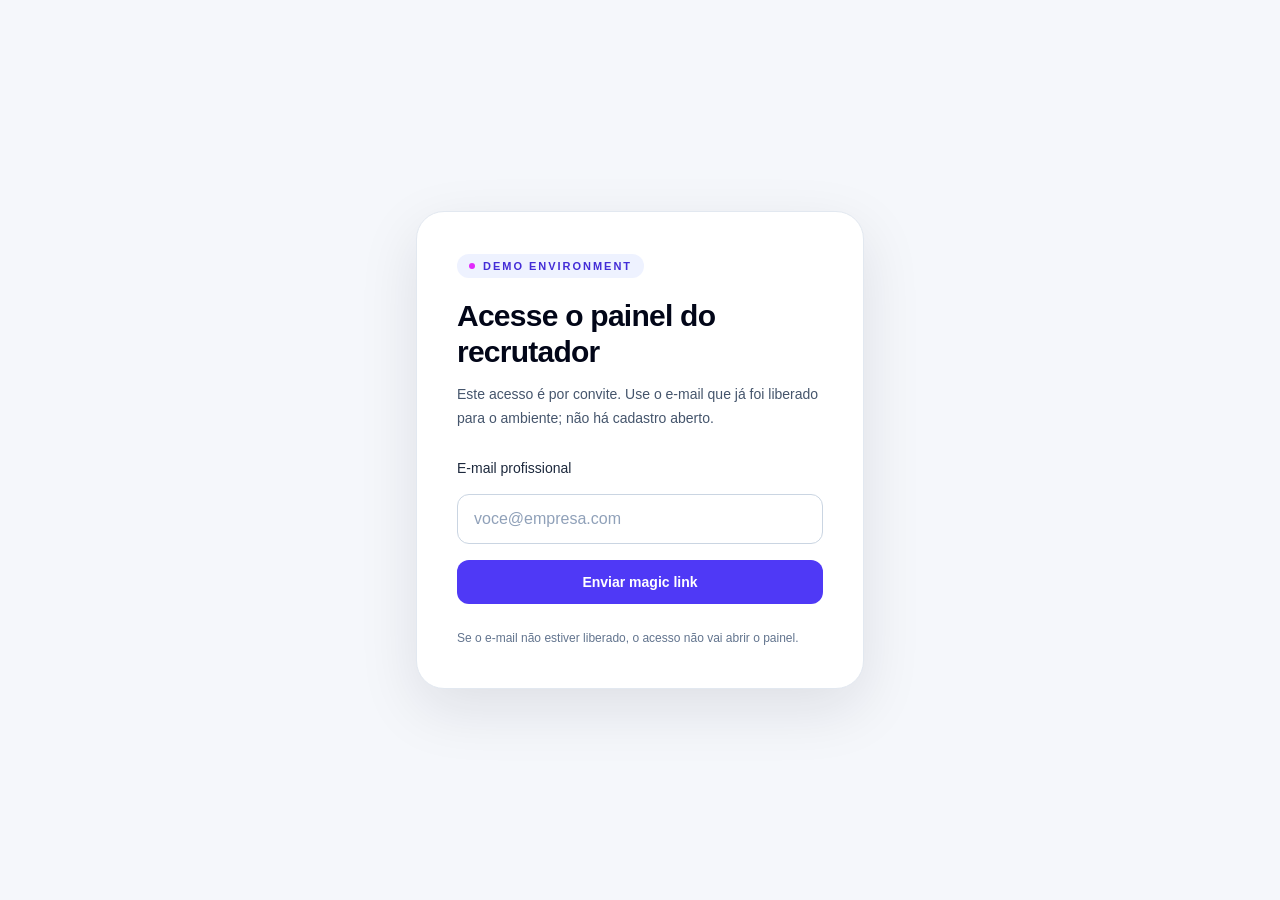
<file: login/index.html>
<!DOCTYPE html><html lang="pt-BR" class="h-full antialiased"><head><meta charSet="utf-8"/><meta name="viewport" content="width=device-width, initial-scale=1"/><link rel="stylesheet" href="/_next/static/chunks/3mg98f8y00g-3.css" data-precedence="next"/><link rel="preload" as="script" fetchPriority="low" href="/_next/static/chunks/1gdoryk6w2r8v.js"/><script src="/_next/static/chunks/27jktro2p5rq9.js" async=""></script><script src="/_next/static/chunks/25o46h8mdjlrg.js" async=""></script><script src="/_next/static/chunks/1wxw8ny0hl5xh.js" async=""></script><script src="/_next/static/chunks/turbopack-3ea_omf06xdof.js" async=""></script><script src="/_next/static/chunks/05-c3ty_6dwfk.js" async=""></script><script src="/_next/static/chunks/14mrh2-p_w84d.js" async=""></script><script src="/_next/static/chunks/2mq3ku3nx9uib.js" async=""></script><script src="/_next/static/chunks/2rbajld_7vj6t.js" async=""></script><title>Lestrat — Entrevistas com IA</title><meta name="description" content="Entrevistas iniciais conduzidas por IA para decisões de contratação com mais estratégia e contexto."/><link rel="icon" href="/favicon.ico?favicon.2vob68tjqpejf.ico" sizes="256x256" type="image/x-icon"/><link rel="icon" href="/icon.svg?icon.0m24b6wz4_9we.svg" sizes="any" type="image/svg+xml"/><script src="/_next/static/chunks/0cz1d0mv5g_q7.js" noModule=""></script></head><body class="min-h-full flex flex-col"><div hidden=""><!--$--><!--/$--></div><main class="flex min-h-screen items-center justify-center bg-[#f5f7fb] px-6 py-12 text-slate-950"><section class="w-full max-w-md rounded-[28px] border border-slate-200 bg-white p-8 shadow-[0_20px_60px_rgba(15,23,42,0.10)] sm:p-10"><div class="inline-flex items-center gap-2 rounded-full bg-indigo-50 px-3 py-1 text-[11px] font-semibold uppercase tracking-[0.18em] text-indigo-700"><span class="h-1.5 w-1.5 rounded-full bg-fuchsia-500"></span>Demo environment</div><h1 class="mt-5 text-3xl font-semibold tracking-tight text-slate-950">Acesse o painel do recrutador</h1><p class="mt-3 text-sm leading-6 text-slate-600">Este acesso é por convite. Use o e-mail que já foi liberado para o ambiente; não há cadastro aberto.</p><form class="mt-7 space-y-4"><label class="block text-sm font-medium text-slate-800" for="email">E-mail profissional</label><input autoComplete="email" class="w-full rounded-xl border border-slate-300 bg-white px-4 py-3 text-slate-950 outline-none transition placeholder:text-slate-400 focus:border-indigo-500 focus:ring-4 focus:ring-indigo-100" id="email" placeholder="voce@empresa.com" required="" type="email" name="email" value=""/><button class="w-full rounded-xl bg-indigo-600 px-4 py-3 text-sm font-semibold text-white transition hover:bg-indigo-700 disabled:cursor-wait disabled:bg-indigo-400" type="submit">Enviar magic link</button></form><p class="mt-6 text-xs leading-5 text-slate-500">Se o e-mail não estiver liberado, o acesso não vai abrir o painel.</p></section></main><!--$--><!--/$--><script src="/_next/static/chunks/1gdoryk6w2r8v.js" id="_R_" async=""></script><script>(self.__next_f=self.__next_f||[]).push([0])</script><script>self.__next_f.push([1,"1:\"$Sreact.fragment\"\n2:I[39756,[\"/_next/static/chunks/05-c3ty_6dwfk.js\",\"/_next/static/chunks/14mrh2-p_w84d.js\"],\"default\"]\n3:I[37457,[\"/_next/static/chunks/05-c3ty_6dwfk.js\",\"/_next/static/chunks/14mrh2-p_w84d.js\"],\"default\"]\n4:I[47257,[\"/_next/static/chunks/05-c3ty_6dwfk.js\",\"/_next/static/chunks/14mrh2-p_w84d.js\"],\"ClientPageRoot\"]\n5:I[27470,[\"/_next/static/chunks/05-c3ty_6dwfk.js\",\"/_next/static/chunks/14mrh2-p_w84d.js\",\"/_next/static/chunks/2mq3ku3nx9uib.js\",\"/_next/static/chunks/2rbajld_7vj6t.js\"],\"default\"]\n8:I[97367,[\"/_next/static/chunks/05-c3ty_6dwfk.js\",\"/_next/static/chunks/14mrh2-p_w84d.js\"],\"OutletBoundary\"]\n9:\"$Sreact.suspense\"\nc:I[97367,[\"/_next/static/chunks/05-c3ty_6dwfk.js\",\"/_next/static/chunks/14mrh2-p_w84d.js\"],\"ViewportBoundary\"]\ne:I[97367,[\"/_next/static/chunks/05-c3ty_6dwfk.js\",\"/_next/static/chunks/14mrh2-p_w84d.js\"],\"MetadataBoundary\"]\n10:I[68027,[\"/_next/static/chunks/05-c3ty_6dwfk.js\",\"/_next/static/chunks/14mrh2-p_w84d.js\"],\"default\",1]\n:HL[\"/_next/static/chunks/3mg98f8y00g-3.css\",\"style\"]\n"])</script><script>self.__next_f.push([1,"0:{\"P\":null,\"c\":[\"\",\"login\",\"\"],\"q\":\"\",\"i\":false,\"f\":[[[\"\",{\"children\":[\"login\",{\"children\":[\"__PAGE__\",{}]}]},\"$undefined\",\"$undefined\",16],[[\"$\",\"$1\",\"c\",{\"children\":[[[\"$\",\"link\",\"0\",{\"rel\":\"stylesheet\",\"href\":\"/_next/static/chunks/3mg98f8y00g-3.css\",\"precedence\":\"next\",\"crossOrigin\":\"$undefined\",\"nonce\":\"$undefined\"}],[\"$\",\"script\",\"script-0\",{\"src\":\"/_next/static/chunks/05-c3ty_6dwfk.js\",\"async\":true,\"nonce\":\"$undefined\"}],[\"$\",\"script\",\"script-1\",{\"src\":\"/_next/static/chunks/14mrh2-p_w84d.js\",\"async\":true,\"nonce\":\"$undefined\"}]],[\"$\",\"html\",null,{\"lang\":\"pt-BR\",\"className\":\"h-full antialiased\",\"children\":[\"$\",\"body\",null,{\"className\":\"min-h-full flex flex-col\",\"children\":[\"$\",\"$L2\",null,{\"parallelRouterKey\":\"children\",\"error\":\"$undefined\",\"errorStyles\":\"$undefined\",\"errorScripts\":\"$undefined\",\"template\":[\"$\",\"$L3\",null,{}],\"templateStyles\":\"$undefined\",\"templateScripts\":\"$undefined\",\"notFound\":[[[\"$\",\"title\",null,{\"children\":\"404: This page could not be found.\"}],[\"$\",\"div\",null,{\"style\":{\"fontFamily\":\"system-ui,\\\"Segoe UI\\\",Roboto,Helvetica,Arial,sans-serif,\\\"Apple Color Emoji\\\",\\\"Segoe UI Emoji\\\"\",\"height\":\"100vh\",\"textAlign\":\"center\",\"display\":\"flex\",\"flexDirection\":\"column\",\"alignItems\":\"center\",\"justifyContent\":\"center\"},\"children\":[\"$\",\"div\",null,{\"children\":[[\"$\",\"style\",null,{\"dangerouslySetInnerHTML\":{\"__html\":\"body{color:#000;background:#fff;margin:0}.next-error-h1{border-right:1px solid rgba(0,0,0,.3)}@media (prefers-color-scheme:dark){body{color:#fff;background:#000}.next-error-h1{border-right:1px solid rgba(255,255,255,.3)}}\"}}],[\"$\",\"h1\",null,{\"className\":\"next-error-h1\",\"style\":{\"display\":\"inline-block\",\"margin\":\"0 20px 0 0\",\"padding\":\"0 23px 0 0\",\"fontSize\":24,\"fontWeight\":500,\"verticalAlign\":\"top\",\"lineHeight\":\"49px\"},\"children\":404}],[\"$\",\"div\",null,{\"style\":{\"display\":\"inline-block\"},\"children\":[\"$\",\"h2\",null,{\"style\":{\"fontSize\":14,\"fontWeight\":400,\"lineHeight\":\"49px\",\"margin\":0},\"children\":\"This page could not be found.\"}]}]]}]}]],[]],\"forbidden\":\"$undefined\",\"unauthorized\":\"$undefined\"}]}]}]]}],{\"children\":[[\"$\",\"$1\",\"c\",{\"children\":[null,[\"$\",\"$L2\",null,{\"parallelRouterKey\":\"children\",\"error\":\"$undefined\",\"errorStyles\":\"$undefined\",\"errorScripts\":\"$undefined\",\"template\":[\"$\",\"$L3\",null,{}],\"templateStyles\":\"$undefined\",\"templateScripts\":\"$undefined\",\"notFound\":\"$undefined\",\"forbidden\":\"$undefined\",\"unauthorized\":\"$undefined\"}]]}],{\"children\":[[\"$\",\"$1\",\"c\",{\"children\":[[\"$\",\"$L4\",null,{\"Component\":\"$5\",\"serverProvidedParams\":{\"searchParams\":{},\"params\":{},\"promises\":[\"$@6\",\"$@7\"]}}],[[\"$\",\"script\",\"script-0\",{\"src\":\"/_next/static/chunks/2mq3ku3nx9uib.js\",\"async\":true,\"nonce\":\"$undefined\"}],[\"$\",\"script\",\"script-1\",{\"src\":\"/_next/static/chunks/2rbajld_7vj6t.js\",\"async\":true,\"nonce\":\"$undefined\"}]],[\"$\",\"$L8\",null,{\"children\":[\"$\",\"$9\",null,{\"name\":\"Next.MetadataOutlet\",\"children\":\"$@a\"}]}]]}],{},null,false,null]},null,false,\"$@b\"]},null,false,null],[\"$\",\"$1\",\"h\",{\"children\":[null,[\"$\",\"$Lc\",null,{\"children\":\"$Ld\"}],[\"$\",\"div\",null,{\"hidden\":true,\"children\":[\"$\",\"$Le\",null,{\"children\":[\"$\",\"$9\",null,{\"name\":\"Next.Metadata\",\"children\":\"$Lf\"}]}]}],null]}],false]],\"m\":\"$undefined\",\"G\":[\"$10\",[[\"$\",\"link\",\"0\",{\"rel\":\"stylesheet\",\"href\":\"/_next/static/chunks/3mg98f8y00g-3.css\",\"precedence\":\"next\",\"crossOrigin\":\"$undefined\",\"nonce\":\"$undefined\"}]]],\"S\":true,\"h\":null,\"s\":\"$undefined\",\"l\":\"$undefined\",\"p\":\"$undefined\",\"d\":\"$undefined\",\"b\":\"ZSpc4YjfVrCJydHzZPkFd\"}\n"])</script><script>self.__next_f.push([1,"11:[]\nb:\"$W11\"\n6:{}\n7:\"$0:f:0:1:1:children:1:children:0:props:children:0:props:serverProvidedParams:params\"\n"])</script><script>self.__next_f.push([1,"d:[[\"$\",\"meta\",\"0\",{\"charSet\":\"utf-8\"}],[\"$\",\"meta\",\"1\",{\"name\":\"viewport\",\"content\":\"width=device-width, initial-scale=1\"}]]\n"])</script><script>self.__next_f.push([1,"12:I[27201,[\"/_next/static/chunks/05-c3ty_6dwfk.js\",\"/_next/static/chunks/14mrh2-p_w84d.js\"],\"IconMark\"]\na:null\nf:[[\"$\",\"title\",\"0\",{\"children\":\"Lestrat — Entrevistas com IA\"}],[\"$\",\"meta\",\"1\",{\"name\":\"description\",\"content\":\"Entrevistas iniciais conduzidas por IA para decisões de contratação com mais estratégia e contexto.\"}],[\"$\",\"link\",\"2\",{\"rel\":\"icon\",\"href\":\"/favicon.ico?favicon.2vob68tjqpejf.ico\",\"sizes\":\"256x256\",\"type\":\"image/x-icon\"}],[\"$\",\"link\",\"3\",{\"rel\":\"icon\",\"href\":\"/icon.svg?icon.0m24b6wz4_9we.svg\",\"sizes\":\"any\",\"type\":\"image/svg+xml\"}],[\"$\",\"$L12\",\"4\",{}]]\n"])</script></body></html>
</file>
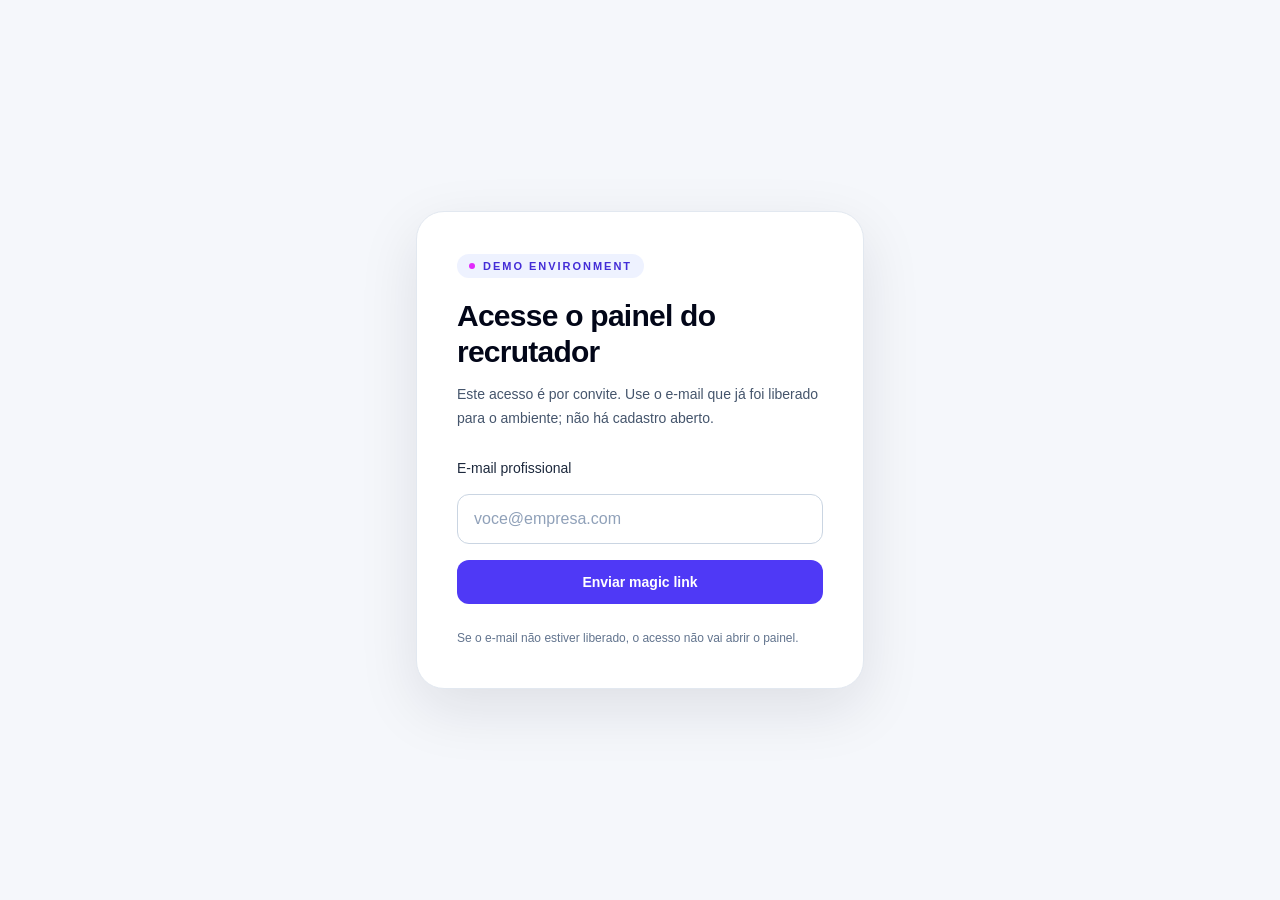
<file: painel/index.html>
<!DOCTYPE html><html lang="pt-BR" class="h-full antialiased"><head><meta charSet="utf-8"/><meta name="viewport" content="width=device-width, initial-scale=1"/><link rel="stylesheet" href="/_next/static/chunks/3mg98f8y00g-3.css" data-precedence="next"/><link rel="preload" as="script" fetchPriority="low" href="/_next/static/chunks/1gdoryk6w2r8v.js"/><script src="/_next/static/chunks/27jktro2p5rq9.js" async=""></script><script src="/_next/static/chunks/25o46h8mdjlrg.js" async=""></script><script src="/_next/static/chunks/1wxw8ny0hl5xh.js" async=""></script><script src="/_next/static/chunks/turbopack-3ea_omf06xdof.js" async=""></script><script src="/_next/static/chunks/05-c3ty_6dwfk.js" async=""></script><script src="/_next/static/chunks/14mrh2-p_w84d.js" async=""></script><script src="/_next/static/chunks/1n__iwrutzamb.js" async=""></script><script src="/_next/static/chunks/2rbajld_7vj6t.js" async=""></script><script src="/_next/static/chunks/25f9_k1l0n2gy.js" async=""></script><title>Lestrat — Entrevistas com IA</title><meta name="description" content="Entrevistas iniciais conduzidas por IA para decisões de contratação com mais estratégia e contexto."/><link rel="icon" href="/favicon.ico?favicon.2vob68tjqpejf.ico" sizes="256x256" type="image/x-icon"/><link rel="icon" href="/icon.svg?icon.0m24b6wz4_9we.svg" sizes="any" type="image/svg+xml"/><script src="/_next/static/chunks/0cz1d0mv5g_q7.js" noModule=""></script></head><body class="min-h-full flex flex-col"><div hidden=""><!--$--><!--/$--></div><main class="flex min-h-screen items-center justify-center bg-[#f5f7fb] px-6 text-sm text-slate-600">Verificando acesso…</main><!--$--><!--/$--><script src="/_next/static/chunks/1gdoryk6w2r8v.js" id="_R_" async=""></script><script>(self.__next_f=self.__next_f||[]).push([0])</script><script>self.__next_f.push([1,"1:\"$Sreact.fragment\"\n2:I[39756,[\"/_next/static/chunks/05-c3ty_6dwfk.js\",\"/_next/static/chunks/14mrh2-p_w84d.js\"],\"default\"]\n3:I[37457,[\"/_next/static/chunks/05-c3ty_6dwfk.js\",\"/_next/static/chunks/14mrh2-p_w84d.js\"],\"default\"]\n4:I[65172,[\"/_next/static/chunks/05-c3ty_6dwfk.js\",\"/_next/static/chunks/14mrh2-p_w84d.js\",\"/_next/static/chunks/1n__iwrutzamb.js\",\"/_next/static/chunks/2rbajld_7vj6t.js\",\"/_next/static/chunks/25f9_k1l0n2gy.js\"],\"default\"]\n5:I[97367,[\"/_next/static/chunks/05-c3ty_6dwfk.js\",\"/_next/static/chunks/14mrh2-p_w84d.js\"],\"OutletBoundary\"]\n6:\"$Sreact.suspense\"\n9:I[97367,[\"/_next/static/chunks/05-c3ty_6dwfk.js\",\"/_next/static/chunks/14mrh2-p_w84d.js\"],\"ViewportBoundary\"]\nb:I[97367,[\"/_next/static/chunks/05-c3ty_6dwfk.js\",\"/_next/static/chunks/14mrh2-p_w84d.js\"],\"MetadataBoundary\"]\nd:I[68027,[\"/_next/static/chunks/05-c3ty_6dwfk.js\",\"/_next/static/chunks/14mrh2-p_w84d.js\"],\"default\",1]\n:HL[\"/_next/static/chunks/3mg98f8y00g-3.css\",\"style\"]\n"])</script><script>self.__next_f.push([1,"0:{\"P\":null,\"c\":[\"\",\"painel\",\"\"],\"q\":\"\",\"i\":false,\"f\":[[[\"\",{\"children\":[\"painel\",{\"children\":[\"__PAGE__\",{}]}]},\"$undefined\",\"$undefined\",16],[[\"$\",\"$1\",\"c\",{\"children\":[[[\"$\",\"link\",\"0\",{\"rel\":\"stylesheet\",\"href\":\"/_next/static/chunks/3mg98f8y00g-3.css\",\"precedence\":\"next\",\"crossOrigin\":\"$undefined\",\"nonce\":\"$undefined\"}],[\"$\",\"script\",\"script-0\",{\"src\":\"/_next/static/chunks/05-c3ty_6dwfk.js\",\"async\":true,\"nonce\":\"$undefined\"}],[\"$\",\"script\",\"script-1\",{\"src\":\"/_next/static/chunks/14mrh2-p_w84d.js\",\"async\":true,\"nonce\":\"$undefined\"}]],[\"$\",\"html\",null,{\"lang\":\"pt-BR\",\"className\":\"h-full antialiased\",\"children\":[\"$\",\"body\",null,{\"className\":\"min-h-full flex flex-col\",\"children\":[\"$\",\"$L2\",null,{\"parallelRouterKey\":\"children\",\"error\":\"$undefined\",\"errorStyles\":\"$undefined\",\"errorScripts\":\"$undefined\",\"template\":[\"$\",\"$L3\",null,{}],\"templateStyles\":\"$undefined\",\"templateScripts\":\"$undefined\",\"notFound\":[[[\"$\",\"title\",null,{\"children\":\"404: This page could not be found.\"}],[\"$\",\"div\",null,{\"style\":{\"fontFamily\":\"system-ui,\\\"Segoe UI\\\",Roboto,Helvetica,Arial,sans-serif,\\\"Apple Color Emoji\\\",\\\"Segoe UI Emoji\\\"\",\"height\":\"100vh\",\"textAlign\":\"center\",\"display\":\"flex\",\"flexDirection\":\"column\",\"alignItems\":\"center\",\"justifyContent\":\"center\"},\"children\":[\"$\",\"div\",null,{\"children\":[[\"$\",\"style\",null,{\"dangerouslySetInnerHTML\":{\"__html\":\"body{color:#000;background:#fff;margin:0}.next-error-h1{border-right:1px solid rgba(0,0,0,.3)}@media (prefers-color-scheme:dark){body{color:#fff;background:#000}.next-error-h1{border-right:1px solid rgba(255,255,255,.3)}}\"}}],[\"$\",\"h1\",null,{\"className\":\"next-error-h1\",\"style\":{\"display\":\"inline-block\",\"margin\":\"0 20px 0 0\",\"padding\":\"0 23px 0 0\",\"fontSize\":24,\"fontWeight\":500,\"verticalAlign\":\"top\",\"lineHeight\":\"49px\"},\"children\":404}],[\"$\",\"div\",null,{\"style\":{\"display\":\"inline-block\"},\"children\":[\"$\",\"h2\",null,{\"style\":{\"fontSize\":14,\"fontWeight\":400,\"lineHeight\":\"49px\",\"margin\":0},\"children\":\"This page could not be found.\"}]}]]}]}]],[]],\"forbidden\":\"$undefined\",\"unauthorized\":\"$undefined\"}]}]}]]}],{\"children\":[[\"$\",\"$1\",\"c\",{\"children\":[null,[\"$\",\"$L2\",null,{\"parallelRouterKey\":\"children\",\"error\":\"$undefined\",\"errorStyles\":\"$undefined\",\"errorScripts\":\"$undefined\",\"template\":[\"$\",\"$L3\",null,{}],\"templateStyles\":\"$undefined\",\"templateScripts\":\"$undefined\",\"notFound\":\"$undefined\",\"forbidden\":\"$undefined\",\"unauthorized\":\"$undefined\"}]]}],{\"children\":[[\"$\",\"$1\",\"c\",{\"children\":[[\"$\",\"$L4\",null,{}],[[\"$\",\"script\",\"script-0\",{\"src\":\"/_next/static/chunks/1n__iwrutzamb.js\",\"async\":true,\"nonce\":\"$undefined\"}],[\"$\",\"script\",\"script-1\",{\"src\":\"/_next/static/chunks/2rbajld_7vj6t.js\",\"async\":true,\"nonce\":\"$undefined\"}],[\"$\",\"script\",\"script-2\",{\"src\":\"/_next/static/chunks/25f9_k1l0n2gy.js\",\"async\":true,\"nonce\":\"$undefined\"}]],[\"$\",\"$L5\",null,{\"children\":[\"$\",\"$6\",null,{\"name\":\"Next.MetadataOutlet\",\"children\":\"$@7\"}]}]]}],{},null,false,null]},null,false,\"$@8\"]},null,false,null],[\"$\",\"$1\",\"h\",{\"children\":[null,[\"$\",\"$L9\",null,{\"children\":\"$La\"}],[\"$\",\"div\",null,{\"hidden\":true,\"children\":[\"$\",\"$Lb\",null,{\"children\":[\"$\",\"$6\",null,{\"name\":\"Next.Metadata\",\"children\":\"$Lc\"}]}]}],null]}],false]],\"m\":\"$undefined\",\"G\":[\"$d\",[[\"$\",\"link\",\"0\",{\"rel\":\"stylesheet\",\"href\":\"/_next/static/chunks/3mg98f8y00g-3.css\",\"precedence\":\"next\",\"crossOrigin\":\"$undefined\",\"nonce\":\"$undefined\"}]]],\"S\":true,\"h\":null,\"s\":\"$undefined\",\"l\":\"$undefined\",\"p\":\"$undefined\",\"d\":\"$undefined\",\"b\":\"ZSpc4YjfVrCJydHzZPkFd\"}\n"])</script><script>self.__next_f.push([1,"e:[]\n8:\"$We\"\n"])</script><script>self.__next_f.push([1,"a:[[\"$\",\"meta\",\"0\",{\"charSet\":\"utf-8\"}],[\"$\",\"meta\",\"1\",{\"name\":\"viewport\",\"content\":\"width=device-width, initial-scale=1\"}]]\n"])</script><script>self.__next_f.push([1,"f:I[27201,[\"/_next/static/chunks/05-c3ty_6dwfk.js\",\"/_next/static/chunks/14mrh2-p_w84d.js\"],\"IconMark\"]\n7:null\nc:[[\"$\",\"title\",\"0\",{\"children\":\"Lestrat — Entrevistas com IA\"}],[\"$\",\"meta\",\"1\",{\"name\":\"description\",\"content\":\"Entrevistas iniciais conduzidas por IA para decisões de contratação com mais estratégia e contexto.\"}],[\"$\",\"link\",\"2\",{\"rel\":\"icon\",\"href\":\"/favicon.ico?favicon.2vob68tjqpejf.ico\",\"sizes\":\"256x256\",\"type\":\"image/x-icon\"}],[\"$\",\"link\",\"3\",{\"rel\":\"icon\",\"href\":\"/icon.svg?icon.0m24b6wz4_9we.svg\",\"sizes\":\"any\",\"type\":\"image/svg+xml\"}],[\"$\",\"$Lf\",\"4\",{}]]\n"])</script></body></html>
</file>
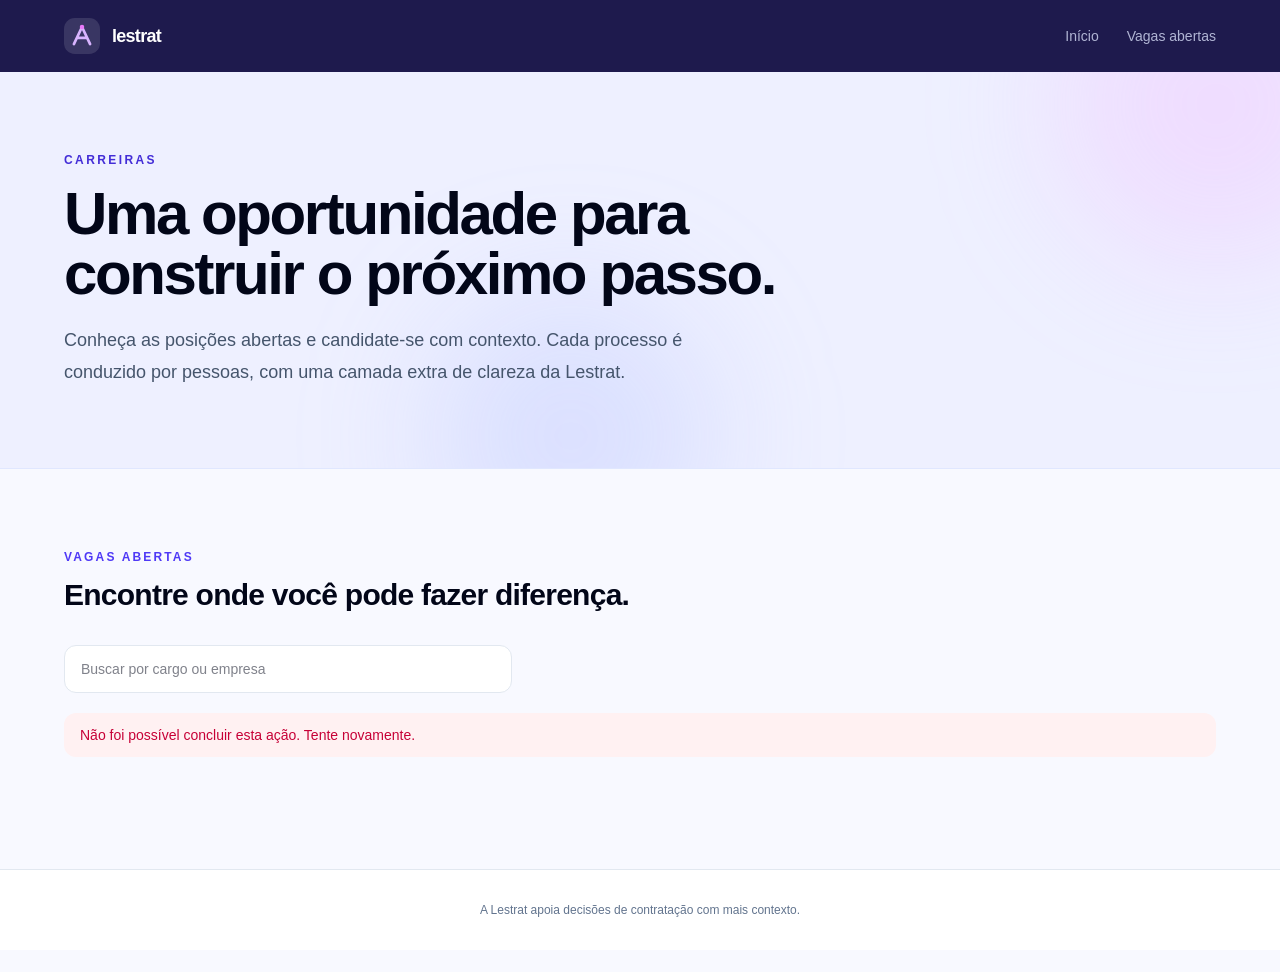
<file: vagas/index.html>
<!DOCTYPE html><html lang="pt-BR" class="h-full antialiased"><head><meta charSet="utf-8"/><meta name="viewport" content="width=device-width, initial-scale=1"/><link rel="stylesheet" href="/_next/static/chunks/3mg98f8y00g-3.css" data-precedence="next"/><link rel="preload" as="script" fetchPriority="low" href="/_next/static/chunks/1gdoryk6w2r8v.js"/><script src="/_next/static/chunks/27jktro2p5rq9.js" async=""></script><script src="/_next/static/chunks/25o46h8mdjlrg.js" async=""></script><script src="/_next/static/chunks/1wxw8ny0hl5xh.js" async=""></script><script src="/_next/static/chunks/turbopack-3ea_omf06xdof.js" async=""></script><script src="/_next/static/chunks/05-c3ty_6dwfk.js" async=""></script><script src="/_next/static/chunks/14mrh2-p_w84d.js" async=""></script><script src="/_next/static/chunks/0u1a8mrkg8zes.js" async=""></script><script src="/_next/static/chunks/10jr2c-bpmlgq.js" async=""></script><script src="/_next/static/chunks/2rbajld_7vj6t.js" async=""></script><title>Lestrat — Entrevistas com IA</title><meta name="description" content="Entrevistas iniciais conduzidas por IA para decisões de contratação com mais estratégia e contexto."/><link rel="icon" href="/favicon.ico?favicon.2vob68tjqpejf.ico" sizes="256x256" type="image/x-icon"/><link rel="icon" href="/icon.svg?icon.0m24b6wz4_9we.svg" sizes="any" type="image/svg+xml"/><script src="/_next/static/chunks/0cz1d0mv5g_q7.js" noModule=""></script></head><body class="min-h-full flex flex-col"><div hidden=""><!--$--><!--/$--></div><header class="sticky top-0 z-40 h-[72px] px-5 transition-colors sm:px-10 lg:px-16 bg-indigo-950"><div class="mx-auto flex h-full max-w-6xl items-center justify-between"><a class="flex items-center gap-3" aria-label="Lestrat, ir para a home" href="/"><svg viewBox="0 0 40 40" class="h-9 w-9" aria-hidden="true"><rect width="40" height="40" rx="12" fill="#ffffff" fill-opacity="0.12"></rect><path d="M11 29 20 10l9 19M15 22h10" fill="none" stroke="#d8b4fe" stroke-linecap="round" stroke-linejoin="round" stroke-width="3"></path><circle cx="20" cy="10" r="2.5" fill="#e879f9"></circle></svg><span class="text-lg font-semibold tracking-[-0.04em] text-white">lestrat</span></a><nav class="flex items-center gap-5 sm:gap-7"><a class="text-sm font-medium transition text-indigo-100/75 hover:text-white" href="/">Início</a><a class="text-sm font-medium transition text-indigo-100/75 hover:text-white" href="/vagas/">Vagas abertas</a></nav></div></header><!--$!--><template data-dgst="BAILOUT_TO_CLIENT_SIDE_RENDERING"></template><div class="flex min-h-screen items-center justify-center bg-[#f8f9ff] text-slate-600">Carregando vagas…</div><!--/$--><!--$--><!--/$--><script src="/_next/static/chunks/1gdoryk6w2r8v.js" id="_R_" async=""></script><script>(self.__next_f=self.__next_f||[]).push([0])</script><script>self.__next_f.push([1,"1:\"$Sreact.fragment\"\n2:I[39756,[\"/_next/static/chunks/05-c3ty_6dwfk.js\",\"/_next/static/chunks/14mrh2-p_w84d.js\"],\"default\"]\n3:I[37457,[\"/_next/static/chunks/05-c3ty_6dwfk.js\",\"/_next/static/chunks/14mrh2-p_w84d.js\"],\"default\"]\n4:I[83792,[\"/_next/static/chunks/05-c3ty_6dwfk.js\",\"/_next/static/chunks/14mrh2-p_w84d.js\",\"/_next/static/chunks/0u1a8mrkg8zes.js\"],\"default\"]\n5:\"$Sreact.suspense\"\n6:I[63243,[\"/_next/static/chunks/05-c3ty_6dwfk.js\",\"/_next/static/chunks/14mrh2-p_w84d.js\",\"/_next/static/chunks/0u1a8mrkg8zes.js\",\"/_next/static/chunks/10jr2c-bpmlgq.js\",\"/_next/static/chunks/2rbajld_7vj6t.js\"],\"PublicVacancyList\"]\n7:I[97367,[\"/_next/static/chunks/05-c3ty_6dwfk.js\",\"/_next/static/chunks/14mrh2-p_w84d.js\"],\"OutletBoundary\"]\na:I[97367,[\"/_next/static/chunks/05-c3ty_6dwfk.js\",\"/_next/static/chunks/14mrh2-p_w84d.js\"],\"ViewportBoundary\"]\nc:I[97367,[\"/_next/static/chunks/05-c3ty_6dwfk.js\",\"/_next/static/chunks/14mrh2-p_w84d.js\"],\"MetadataBoundary\"]\ne:I[68027,[\"/_next/static/chunks/05-c3ty_6dwfk.js\",\"/_next/static/chunks/14mrh2-p_w84d.js\"],\"default\",1]\n:HL[\"/_next/static/chunks/3mg98f8y00g-3.css\",\"style\"]\n"])</script><script>self.__next_f.push([1,"0:{\"P\":null,\"c\":[\"\",\"vagas\",\"\"],\"q\":\"\",\"i\":false,\"f\":[[[\"\",{\"children\":[\"(public)\",{\"children\":[\"vagas\",{\"children\":[\"__PAGE__\",{}]}]}]},\"$undefined\",\"$undefined\",16],[[\"$\",\"$1\",\"c\",{\"children\":[[[\"$\",\"link\",\"0\",{\"rel\":\"stylesheet\",\"href\":\"/_next/static/chunks/3mg98f8y00g-3.css\",\"precedence\":\"next\",\"crossOrigin\":\"$undefined\",\"nonce\":\"$undefined\"}],[\"$\",\"script\",\"script-0\",{\"src\":\"/_next/static/chunks/05-c3ty_6dwfk.js\",\"async\":true,\"nonce\":\"$undefined\"}],[\"$\",\"script\",\"script-1\",{\"src\":\"/_next/static/chunks/14mrh2-p_w84d.js\",\"async\":true,\"nonce\":\"$undefined\"}]],[\"$\",\"html\",null,{\"lang\":\"pt-BR\",\"className\":\"h-full antialiased\",\"children\":[\"$\",\"body\",null,{\"className\":\"min-h-full flex flex-col\",\"children\":[\"$\",\"$L2\",null,{\"parallelRouterKey\":\"children\",\"error\":\"$undefined\",\"errorStyles\":\"$undefined\",\"errorScripts\":\"$undefined\",\"template\":[\"$\",\"$L3\",null,{}],\"templateStyles\":\"$undefined\",\"templateScripts\":\"$undefined\",\"notFound\":[[[\"$\",\"title\",null,{\"children\":\"404: This page could not be found.\"}],[\"$\",\"div\",null,{\"style\":{\"fontFamily\":\"system-ui,\\\"Segoe UI\\\",Roboto,Helvetica,Arial,sans-serif,\\\"Apple Color Emoji\\\",\\\"Segoe UI Emoji\\\"\",\"height\":\"100vh\",\"textAlign\":\"center\",\"display\":\"flex\",\"flexDirection\":\"column\",\"alignItems\":\"center\",\"justifyContent\":\"center\"},\"children\":[\"$\",\"div\",null,{\"children\":[[\"$\",\"style\",null,{\"dangerouslySetInnerHTML\":{\"__html\":\"body{color:#000;background:#fff;margin:0}.next-error-h1{border-right:1px solid rgba(0,0,0,.3)}@media (prefers-color-scheme:dark){body{color:#fff;background:#000}.next-error-h1{border-right:1px solid rgba(255,255,255,.3)}}\"}}],[\"$\",\"h1\",null,{\"className\":\"next-error-h1\",\"style\":{\"display\":\"inline-block\",\"margin\":\"0 20px 0 0\",\"padding\":\"0 23px 0 0\",\"fontSize\":24,\"fontWeight\":500,\"verticalAlign\":\"top\",\"lineHeight\":\"49px\"},\"children\":404}],[\"$\",\"div\",null,{\"style\":{\"display\":\"inline-block\"},\"children\":[\"$\",\"h2\",null,{\"style\":{\"fontSize\":14,\"fontWeight\":400,\"lineHeight\":\"49px\",\"margin\":0},\"children\":\"This page could not be found.\"}]}]]}]}]],[]],\"forbidden\":\"$undefined\",\"unauthorized\":\"$undefined\"}]}]}]]}],{\"children\":[[\"$\",\"$1\",\"c\",{\"children\":[[[\"$\",\"script\",\"script-0\",{\"src\":\"/_next/static/chunks/0u1a8mrkg8zes.js\",\"async\":true,\"nonce\":\"$undefined\"}]],[[\"$\",\"$L4\",null,{}],[\"$\",\"$L2\",null,{\"parallelRouterKey\":\"children\",\"error\":\"$undefined\",\"errorStyles\":\"$undefined\",\"errorScripts\":\"$undefined\",\"template\":[\"$\",\"$L3\",null,{}],\"templateStyles\":\"$undefined\",\"templateScripts\":\"$undefined\",\"notFound\":[[[\"$\",\"title\",null,{\"children\":\"404: This page could not be found.\"}],[\"$\",\"div\",null,{\"style\":\"$0:f:0:1:0:props:children:1:props:children:props:children:props:notFound:0:1:props:style\",\"children\":[\"$\",\"div\",null,{\"children\":[[\"$\",\"style\",null,{\"dangerouslySetInnerHTML\":{\"__html\":\"body{color:#000;background:#fff;margin:0}.next-error-h1{border-right:1px solid rgba(0,0,0,.3)}@media (prefers-color-scheme:dark){body{color:#fff;background:#000}.next-error-h1{border-right:1px solid rgba(255,255,255,.3)}}\"}}],[\"$\",\"h1\",null,{\"className\":\"next-error-h1\",\"style\":\"$0:f:0:1:0:props:children:1:props:children:props:children:props:notFound:0:1:props:children:props:children:1:props:style\",\"children\":404}],[\"$\",\"div\",null,{\"style\":\"$0:f:0:1:0:props:children:1:props:children:props:children:props:notFound:0:1:props:children:props:children:2:props:style\",\"children\":[\"$\",\"h2\",null,{\"style\":\"$0:f:0:1:0:props:children:1:props:children:props:children:props:notFound:0:1:props:children:props:children:2:props:children:props:style\",\"children\":\"This page could not be found.\"}]}]]}]}]],[]],\"forbidden\":\"$undefined\",\"unauthorized\":\"$undefined\"}]]]}],{\"children\":[[\"$\",\"$1\",\"c\",{\"children\":[null,[\"$\",\"$L2\",null,{\"parallelRouterKey\":\"children\",\"error\":\"$undefined\",\"errorStyles\":\"$undefined\",\"errorScripts\":\"$undefined\",\"template\":[\"$\",\"$L3\",null,{}],\"templateStyles\":\"$undefined\",\"templateScripts\":\"$undefined\",\"notFound\":\"$undefined\",\"forbidden\":\"$undefined\",\"unauthorized\":\"$undefined\"}]]}],{\"children\":[[\"$\",\"$1\",\"c\",{\"children\":[[\"$\",\"$5\",null,{\"fallback\":[\"$\",\"div\",null,{\"className\":\"flex min-h-screen items-center justify-center bg-[#f8f9ff] text-slate-600\",\"children\":\"Carregando vagas…\"}],\"children\":[\"$\",\"$L6\",null,{}]}],[[\"$\",\"script\",\"script-0\",{\"src\":\"/_next/static/chunks/10jr2c-bpmlgq.js\",\"async\":true,\"nonce\":\"$undefined\"}],[\"$\",\"script\",\"script-1\",{\"src\":\"/_next/static/chunks/2rbajld_7vj6t.js\",\"async\":true,\"nonce\":\"$undefined\"}]],[\"$\",\"$L7\",null,{\"children\":[\"$\",\"$5\",null,{\"name\":\"Next.MetadataOutlet\",\"children\":\"$@8\"}]}]]}],{},null,false,null]},null,false,\"$@9\"]},null,false,null]},null,false,null],[\"$\",\"$1\",\"h\",{\"children\":[null,[\"$\",\"$La\",null,{\"children\":\"$Lb\"}],[\"$\",\"div\",null,{\"hidden\":true,\"children\":[\"$\",\"$Lc\",null,{\"children\":[\"$\",\"$5\",null,{\"name\":\"Next.Metadata\",\"children\":\"$Ld\"}]}]}],null]}],false]],\"m\":\"$undefined\",\"G\":[\"$e\",[[\"$\",\"link\",\"0\",{\"rel\":\"stylesheet\",\"href\":\"/_next/static/chunks/3mg98f8y00g-3.css\",\"precedence\":\"next\",\"crossOrigin\":\"$undefined\",\"nonce\":\"$undefined\"}]]],\"S\":true,\"h\":null,\"s\":\"$undefined\",\"l\":\"$undefined\",\"p\":\"$undefined\",\"d\":\"$undefined\",\"b\":\"ZSpc4YjfVrCJydHzZPkFd\"}\n"])</script><script>self.__next_f.push([1,"f:[]\n9:\"$Wf\"\n"])</script><script>self.__next_f.push([1,"b:[[\"$\",\"meta\",\"0\",{\"charSet\":\"utf-8\"}],[\"$\",\"meta\",\"1\",{\"name\":\"viewport\",\"content\":\"width=device-width, initial-scale=1\"}]]\n"])</script><script>self.__next_f.push([1,"10:I[27201,[\"/_next/static/chunks/05-c3ty_6dwfk.js\",\"/_next/static/chunks/14mrh2-p_w84d.js\"],\"IconMark\"]\n8:null\nd:[[\"$\",\"title\",\"0\",{\"children\":\"Lestrat — Entrevistas com IA\"}],[\"$\",\"meta\",\"1\",{\"name\":\"description\",\"content\":\"Entrevistas iniciais conduzidas por IA para decisões de contratação com mais estratégia e contexto.\"}],[\"$\",\"link\",\"2\",{\"rel\":\"icon\",\"href\":\"/favicon.ico?favicon.2vob68tjqpejf.ico\",\"sizes\":\"256x256\",\"type\":\"image/x-icon\"}],[\"$\",\"link\",\"3\",{\"rel\":\"icon\",\"href\":\"/icon.svg?icon.0m24b6wz4_9we.svg\",\"sizes\":\"any\",\"type\":\"image/svg+xml\"}],[\"$\",\"$L10\",\"4\",{}]]\n"])</script></body></html>
</file>
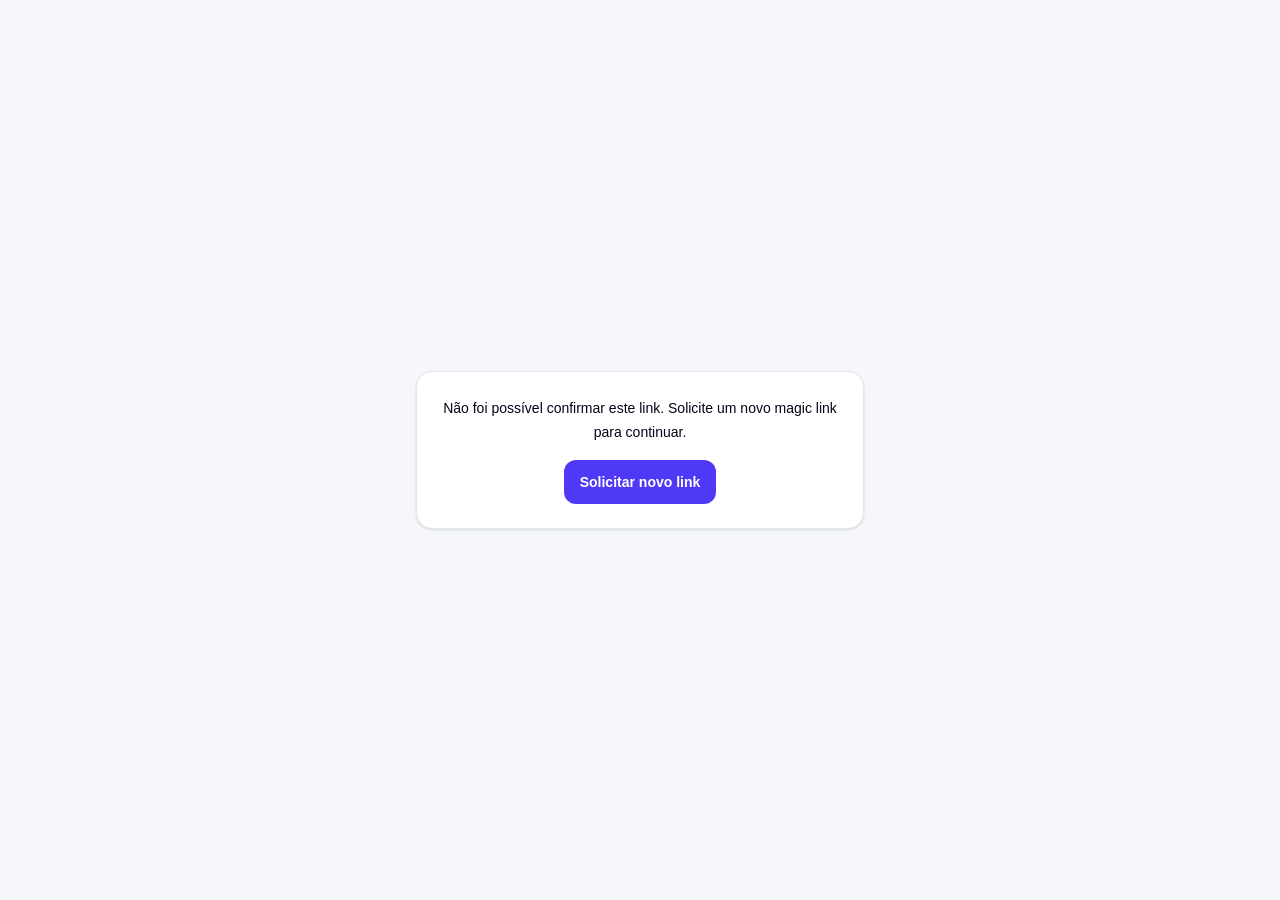
<file: auth/callback/index.html>
<!DOCTYPE html><html lang="pt-BR" class="h-full antialiased"><head><meta charSet="utf-8"/><meta name="viewport" content="width=device-width, initial-scale=1"/><link rel="stylesheet" href="/_next/static/chunks/3mg98f8y00g-3.css" data-precedence="next"/><link rel="preload" as="script" fetchPriority="low" href="/_next/static/chunks/1gdoryk6w2r8v.js"/><script src="/_next/static/chunks/27jktro2p5rq9.js" async=""></script><script src="/_next/static/chunks/25o46h8mdjlrg.js" async=""></script><script src="/_next/static/chunks/1wxw8ny0hl5xh.js" async=""></script><script src="/_next/static/chunks/turbopack-3ea_omf06xdof.js" async=""></script><script src="/_next/static/chunks/05-c3ty_6dwfk.js" async=""></script><script src="/_next/static/chunks/14mrh2-p_w84d.js" async=""></script><script src="/_next/static/chunks/1blrp6c9dlyb1.js" async=""></script><script src="/_next/static/chunks/2rbajld_7vj6t.js" async=""></script><title>Lestrat — Entrevistas com IA</title><meta name="description" content="Entrevistas iniciais conduzidas por IA para decisões de contratação com mais estratégia e contexto."/><link rel="icon" href="/favicon.ico?favicon.2vob68tjqpejf.ico" sizes="256x256" type="image/x-icon"/><link rel="icon" href="/icon.svg?icon.0m24b6wz4_9we.svg" sizes="any" type="image/svg+xml"/><script src="/_next/static/chunks/0cz1d0mv5g_q7.js" noModule=""></script></head><body class="min-h-full flex flex-col"><div hidden=""><!--$--><!--/$--></div><main class="flex min-h-screen items-center justify-center bg-[#f5f7fb] px-6 text-slate-950"><div class="max-w-md rounded-2xl border border-slate-200 bg-white p-6 text-center text-sm leading-6 shadow-sm"><p role="status">Confirmando seu acesso seguro…</p></div></main><!--$--><!--/$--><script src="/_next/static/chunks/1gdoryk6w2r8v.js" id="_R_" async=""></script><script>(self.__next_f=self.__next_f||[]).push([0])</script><script>self.__next_f.push([1,"1:\"$Sreact.fragment\"\n2:I[39756,[\"/_next/static/chunks/05-c3ty_6dwfk.js\",\"/_next/static/chunks/14mrh2-p_w84d.js\"],\"default\"]\n3:I[37457,[\"/_next/static/chunks/05-c3ty_6dwfk.js\",\"/_next/static/chunks/14mrh2-p_w84d.js\"],\"default\"]\n4:I[47257,[\"/_next/static/chunks/05-c3ty_6dwfk.js\",\"/_next/static/chunks/14mrh2-p_w84d.js\"],\"ClientPageRoot\"]\n5:I[38823,[\"/_next/static/chunks/05-c3ty_6dwfk.js\",\"/_next/static/chunks/14mrh2-p_w84d.js\",\"/_next/static/chunks/1blrp6c9dlyb1.js\",\"/_next/static/chunks/2rbajld_7vj6t.js\"],\"default\"]\n8:I[97367,[\"/_next/static/chunks/05-c3ty_6dwfk.js\",\"/_next/static/chunks/14mrh2-p_w84d.js\"],\"OutletBoundary\"]\n9:\"$Sreact.suspense\"\nc:I[97367,[\"/_next/static/chunks/05-c3ty_6dwfk.js\",\"/_next/static/chunks/14mrh2-p_w84d.js\"],\"ViewportBoundary\"]\ne:I[97367,[\"/_next/static/chunks/05-c3ty_6dwfk.js\",\"/_next/static/chunks/14mrh2-p_w84d.js\"],\"MetadataBoundary\"]\n10:I[68027,[\"/_next/static/chunks/05-c3ty_6dwfk.js\",\"/_next/static/chunks/14mrh2-p_w84d.js\"],\"default\",1]\n:HL[\"/_next/static/chunks/3mg98f8y00g-3.css\",\"style\"]\n"])</script><script>self.__next_f.push([1,"0:{\"P\":null,\"c\":[\"\",\"auth\",\"callback\",\"\"],\"q\":\"\",\"i\":false,\"f\":[[[\"\",{\"children\":[\"auth\",{\"children\":[\"callback\",{\"children\":[\"__PAGE__\",{}]}]}]},\"$undefined\",\"$undefined\",16],[[\"$\",\"$1\",\"c\",{\"children\":[[[\"$\",\"link\",\"0\",{\"rel\":\"stylesheet\",\"href\":\"/_next/static/chunks/3mg98f8y00g-3.css\",\"precedence\":\"next\",\"crossOrigin\":\"$undefined\",\"nonce\":\"$undefined\"}],[\"$\",\"script\",\"script-0\",{\"src\":\"/_next/static/chunks/05-c3ty_6dwfk.js\",\"async\":true,\"nonce\":\"$undefined\"}],[\"$\",\"script\",\"script-1\",{\"src\":\"/_next/static/chunks/14mrh2-p_w84d.js\",\"async\":true,\"nonce\":\"$undefined\"}]],[\"$\",\"html\",null,{\"lang\":\"pt-BR\",\"className\":\"h-full antialiased\",\"children\":[\"$\",\"body\",null,{\"className\":\"min-h-full flex flex-col\",\"children\":[\"$\",\"$L2\",null,{\"parallelRouterKey\":\"children\",\"error\":\"$undefined\",\"errorStyles\":\"$undefined\",\"errorScripts\":\"$undefined\",\"template\":[\"$\",\"$L3\",null,{}],\"templateStyles\":\"$undefined\",\"templateScripts\":\"$undefined\",\"notFound\":[[[\"$\",\"title\",null,{\"children\":\"404: This page could not be found.\"}],[\"$\",\"div\",null,{\"style\":{\"fontFamily\":\"system-ui,\\\"Segoe UI\\\",Roboto,Helvetica,Arial,sans-serif,\\\"Apple Color Emoji\\\",\\\"Segoe UI Emoji\\\"\",\"height\":\"100vh\",\"textAlign\":\"center\",\"display\":\"flex\",\"flexDirection\":\"column\",\"alignItems\":\"center\",\"justifyContent\":\"center\"},\"children\":[\"$\",\"div\",null,{\"children\":[[\"$\",\"style\",null,{\"dangerouslySetInnerHTML\":{\"__html\":\"body{color:#000;background:#fff;margin:0}.next-error-h1{border-right:1px solid rgba(0,0,0,.3)}@media (prefers-color-scheme:dark){body{color:#fff;background:#000}.next-error-h1{border-right:1px solid rgba(255,255,255,.3)}}\"}}],[\"$\",\"h1\",null,{\"className\":\"next-error-h1\",\"style\":{\"display\":\"inline-block\",\"margin\":\"0 20px 0 0\",\"padding\":\"0 23px 0 0\",\"fontSize\":24,\"fontWeight\":500,\"verticalAlign\":\"top\",\"lineHeight\":\"49px\"},\"children\":404}],[\"$\",\"div\",null,{\"style\":{\"display\":\"inline-block\"},\"children\":[\"$\",\"h2\",null,{\"style\":{\"fontSize\":14,\"fontWeight\":400,\"lineHeight\":\"49px\",\"margin\":0},\"children\":\"This page could not be found.\"}]}]]}]}]],[]],\"forbidden\":\"$undefined\",\"unauthorized\":\"$undefined\"}]}]}]]}],{\"children\":[[\"$\",\"$1\",\"c\",{\"children\":[null,[\"$\",\"$L2\",null,{\"parallelRouterKey\":\"children\",\"error\":\"$undefined\",\"errorStyles\":\"$undefined\",\"errorScripts\":\"$undefined\",\"template\":[\"$\",\"$L3\",null,{}],\"templateStyles\":\"$undefined\",\"templateScripts\":\"$undefined\",\"notFound\":\"$undefined\",\"forbidden\":\"$undefined\",\"unauthorized\":\"$undefined\"}]]}],{\"children\":[[\"$\",\"$1\",\"c\",{\"children\":[null,[\"$\",\"$L2\",null,{\"parallelRouterKey\":\"children\",\"error\":\"$undefined\",\"errorStyles\":\"$undefined\",\"errorScripts\":\"$undefined\",\"template\":[\"$\",\"$L3\",null,{}],\"templateStyles\":\"$undefined\",\"templateScripts\":\"$undefined\",\"notFound\":\"$undefined\",\"forbidden\":\"$undefined\",\"unauthorized\":\"$undefined\"}]]}],{\"children\":[[\"$\",\"$1\",\"c\",{\"children\":[[\"$\",\"$L4\",null,{\"Component\":\"$5\",\"serverProvidedParams\":{\"searchParams\":{},\"params\":{},\"promises\":[\"$@6\",\"$@7\"]}}],[[\"$\",\"script\",\"script-0\",{\"src\":\"/_next/static/chunks/1blrp6c9dlyb1.js\",\"async\":true,\"nonce\":\"$undefined\"}],[\"$\",\"script\",\"script-1\",{\"src\":\"/_next/static/chunks/2rbajld_7vj6t.js\",\"async\":true,\"nonce\":\"$undefined\"}]],[\"$\",\"$L8\",null,{\"children\":[\"$\",\"$9\",null,{\"name\":\"Next.MetadataOutlet\",\"children\":\"$@a\"}]}]]}],{},null,false,null]},null,false,\"$@b\"]},null,false,\"$@b\"]},null,false,null],[\"$\",\"$1\",\"h\",{\"children\":[null,[\"$\",\"$Lc\",null,{\"children\":\"$Ld\"}],[\"$\",\"div\",null,{\"hidden\":true,\"children\":[\"$\",\"$Le\",null,{\"children\":[\"$\",\"$9\",null,{\"name\":\"Next.Metadata\",\"children\":\"$Lf\"}]}]}],null]}],false]],\"m\":\"$undefined\",\"G\":[\"$10\",[[\"$\",\"link\",\"0\",{\"rel\":\"stylesheet\",\"href\":\"/_next/static/chunks/3mg98f8y00g-3.css\",\"precedence\":\"next\",\"crossOrigin\":\"$undefined\",\"nonce\":\"$undefined\"}]]],\"S\":true,\"h\":null,\"s\":\"$undefined\",\"l\":\"$undefined\",\"p\":\"$undefined\",\"d\":\"$undefined\",\"b\":\"ZSpc4YjfVrCJydHzZPkFd\"}\n"])</script><script>self.__next_f.push([1,"11:[]\nb:\"$W11\"\n6:{}\n7:\"$0:f:0:1:1:children:1:children:1:children:0:props:children:0:props:serverProvidedParams:params\"\n"])</script><script>self.__next_f.push([1,"d:[[\"$\",\"meta\",\"0\",{\"charSet\":\"utf-8\"}],[\"$\",\"meta\",\"1\",{\"name\":\"viewport\",\"content\":\"width=device-width, initial-scale=1\"}]]\n"])</script><script>self.__next_f.push([1,"12:I[27201,[\"/_next/static/chunks/05-c3ty_6dwfk.js\",\"/_next/static/chunks/14mrh2-p_w84d.js\"],\"IconMark\"]\na:null\nf:[[\"$\",\"title\",\"0\",{\"children\":\"Lestrat — Entrevistas com IA\"}],[\"$\",\"meta\",\"1\",{\"name\":\"description\",\"content\":\"Entrevistas iniciais conduzidas por IA para decisões de contratação com mais estratégia e contexto.\"}],[\"$\",\"link\",\"2\",{\"rel\":\"icon\",\"href\":\"/favicon.ico?favicon.2vob68tjqpejf.ico\",\"sizes\":\"256x256\",\"type\":\"image/x-icon\"}],[\"$\",\"link\",\"3\",{\"rel\":\"icon\",\"href\":\"/icon.svg?icon.0m24b6wz4_9we.svg\",\"sizes\":\"any\",\"type\":\"image/svg+xml\"}],[\"$\",\"$L12\",\"4\",{}]]\n"])</script></body></html>
</file>
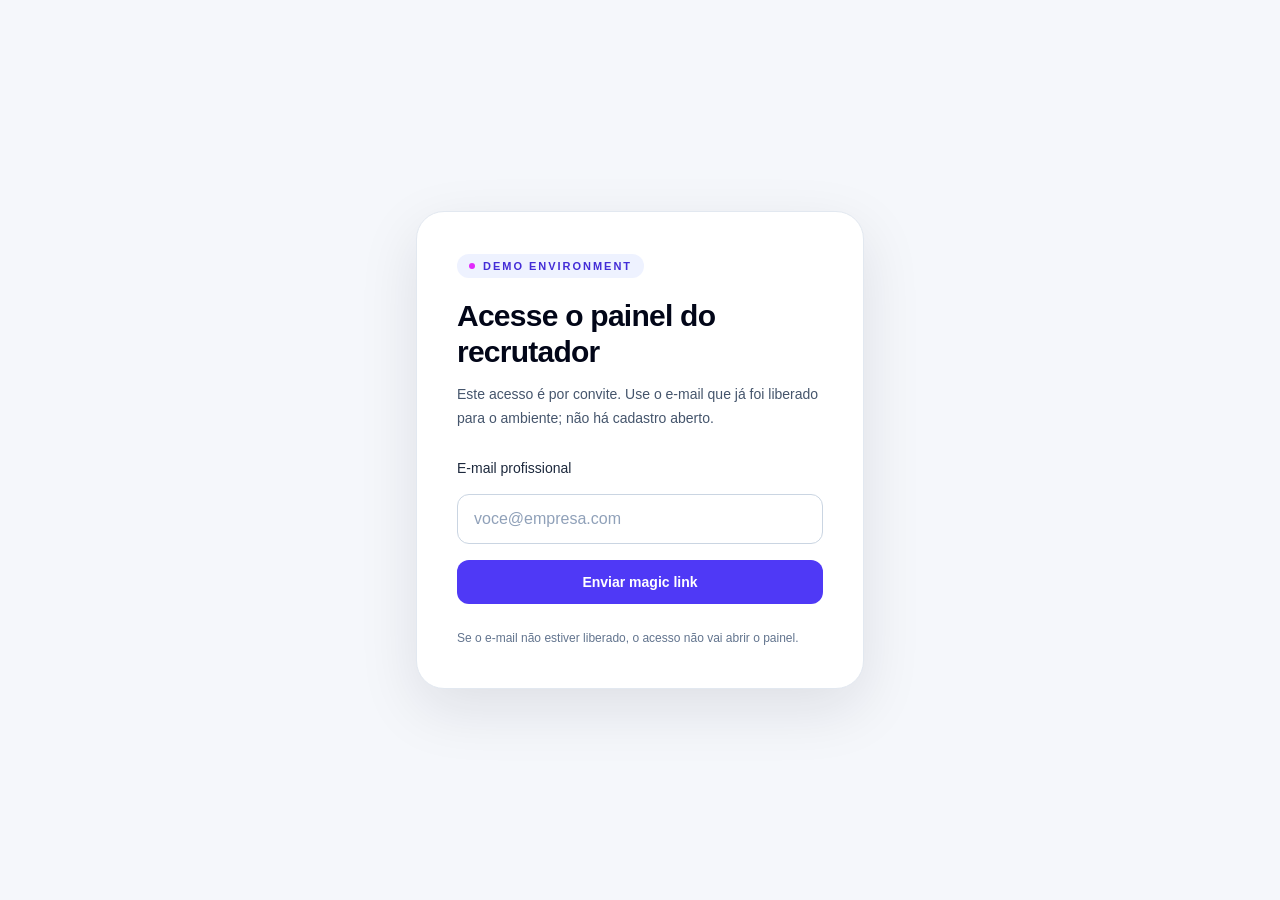
<file: painel/vagas/index.html>
<!DOCTYPE html><html lang="pt-BR" class="h-full antialiased"><head><meta charSet="utf-8"/><meta name="viewport" content="width=device-width, initial-scale=1"/><link rel="stylesheet" href="/_next/static/chunks/3mg98f8y00g-3.css" data-precedence="next"/><link rel="preload" as="script" fetchPriority="low" href="/_next/static/chunks/1gdoryk6w2r8v.js"/><script src="/_next/static/chunks/27jktro2p5rq9.js" async=""></script><script src="/_next/static/chunks/25o46h8mdjlrg.js" async=""></script><script src="/_next/static/chunks/1wxw8ny0hl5xh.js" async=""></script><script src="/_next/static/chunks/turbopack-3ea_omf06xdof.js" async=""></script><script src="/_next/static/chunks/05-c3ty_6dwfk.js" async=""></script><script src="/_next/static/chunks/14mrh2-p_w84d.js" async=""></script><script src="/_next/static/chunks/1n__iwrutzamb.js" async=""></script><script src="/_next/static/chunks/2rbajld_7vj6t.js" async=""></script><script src="/_next/static/chunks/25f9_k1l0n2gy.js" async=""></script><title>Lestrat — Entrevistas com IA</title><meta name="description" content="Entrevistas iniciais conduzidas por IA para decisões de contratação com mais estratégia e contexto."/><link rel="icon" href="/favicon.ico?favicon.2vob68tjqpejf.ico" sizes="256x256" type="image/x-icon"/><link rel="icon" href="/icon.svg?icon.0m24b6wz4_9we.svg" sizes="any" type="image/svg+xml"/><script src="/_next/static/chunks/0cz1d0mv5g_q7.js" noModule=""></script></head><body class="min-h-full flex flex-col"><div hidden=""><!--$--><!--/$--></div><main class="flex min-h-screen items-center justify-center bg-[#f5f7fb] px-6 text-sm text-slate-600">Verificando acesso…</main><!--$--><!--/$--><script src="/_next/static/chunks/1gdoryk6w2r8v.js" id="_R_" async=""></script><script>(self.__next_f=self.__next_f||[]).push([0])</script><script>self.__next_f.push([1,"1:\"$Sreact.fragment\"\n2:I[39756,[\"/_next/static/chunks/05-c3ty_6dwfk.js\",\"/_next/static/chunks/14mrh2-p_w84d.js\"],\"default\"]\n3:I[37457,[\"/_next/static/chunks/05-c3ty_6dwfk.js\",\"/_next/static/chunks/14mrh2-p_w84d.js\"],\"default\"]\n4:I[65172,[\"/_next/static/chunks/05-c3ty_6dwfk.js\",\"/_next/static/chunks/14mrh2-p_w84d.js\",\"/_next/static/chunks/1n__iwrutzamb.js\",\"/_next/static/chunks/2rbajld_7vj6t.js\",\"/_next/static/chunks/25f9_k1l0n2gy.js\"],\"default\"]\n5:I[97367,[\"/_next/static/chunks/05-c3ty_6dwfk.js\",\"/_next/static/chunks/14mrh2-p_w84d.js\"],\"OutletBoundary\"]\n6:\"$Sreact.suspense\"\n9:I[97367,[\"/_next/static/chunks/05-c3ty_6dwfk.js\",\"/_next/static/chunks/14mrh2-p_w84d.js\"],\"ViewportBoundary\"]\nb:I[97367,[\"/_next/static/chunks/05-c3ty_6dwfk.js\",\"/_next/static/chunks/14mrh2-p_w84d.js\"],\"MetadataBoundary\"]\nd:I[68027,[\"/_next/static/chunks/05-c3ty_6dwfk.js\",\"/_next/static/chunks/14mrh2-p_w84d.js\"],\"default\",1]\n:HL[\"/_next/static/chunks/3mg98f8y00g-3.css\",\"style\"]\n"])</script><script>self.__next_f.push([1,"0:{\"P\":null,\"c\":[\"\",\"painel\",\"vagas\",\"\"],\"q\":\"\",\"i\":false,\"f\":[[[\"\",{\"children\":[\"painel\",{\"children\":[\"vagas\",{\"children\":[\"__PAGE__\",{}]}]}]},\"$undefined\",\"$undefined\",16],[[\"$\",\"$1\",\"c\",{\"children\":[[[\"$\",\"link\",\"0\",{\"rel\":\"stylesheet\",\"href\":\"/_next/static/chunks/3mg98f8y00g-3.css\",\"precedence\":\"next\",\"crossOrigin\":\"$undefined\",\"nonce\":\"$undefined\"}],[\"$\",\"script\",\"script-0\",{\"src\":\"/_next/static/chunks/05-c3ty_6dwfk.js\",\"async\":true,\"nonce\":\"$undefined\"}],[\"$\",\"script\",\"script-1\",{\"src\":\"/_next/static/chunks/14mrh2-p_w84d.js\",\"async\":true,\"nonce\":\"$undefined\"}]],[\"$\",\"html\",null,{\"lang\":\"pt-BR\",\"className\":\"h-full antialiased\",\"children\":[\"$\",\"body\",null,{\"className\":\"min-h-full flex flex-col\",\"children\":[\"$\",\"$L2\",null,{\"parallelRouterKey\":\"children\",\"error\":\"$undefined\",\"errorStyles\":\"$undefined\",\"errorScripts\":\"$undefined\",\"template\":[\"$\",\"$L3\",null,{}],\"templateStyles\":\"$undefined\",\"templateScripts\":\"$undefined\",\"notFound\":[[[\"$\",\"title\",null,{\"children\":\"404: This page could not be found.\"}],[\"$\",\"div\",null,{\"style\":{\"fontFamily\":\"system-ui,\\\"Segoe UI\\\",Roboto,Helvetica,Arial,sans-serif,\\\"Apple Color Emoji\\\",\\\"Segoe UI Emoji\\\"\",\"height\":\"100vh\",\"textAlign\":\"center\",\"display\":\"flex\",\"flexDirection\":\"column\",\"alignItems\":\"center\",\"justifyContent\":\"center\"},\"children\":[\"$\",\"div\",null,{\"children\":[[\"$\",\"style\",null,{\"dangerouslySetInnerHTML\":{\"__html\":\"body{color:#000;background:#fff;margin:0}.next-error-h1{border-right:1px solid rgba(0,0,0,.3)}@media (prefers-color-scheme:dark){body{color:#fff;background:#000}.next-error-h1{border-right:1px solid rgba(255,255,255,.3)}}\"}}],[\"$\",\"h1\",null,{\"className\":\"next-error-h1\",\"style\":{\"display\":\"inline-block\",\"margin\":\"0 20px 0 0\",\"padding\":\"0 23px 0 0\",\"fontSize\":24,\"fontWeight\":500,\"verticalAlign\":\"top\",\"lineHeight\":\"49px\"},\"children\":404}],[\"$\",\"div\",null,{\"style\":{\"display\":\"inline-block\"},\"children\":[\"$\",\"h2\",null,{\"style\":{\"fontSize\":14,\"fontWeight\":400,\"lineHeight\":\"49px\",\"margin\":0},\"children\":\"This page could not be found.\"}]}]]}]}]],[]],\"forbidden\":\"$undefined\",\"unauthorized\":\"$undefined\"}]}]}]]}],{\"children\":[[\"$\",\"$1\",\"c\",{\"children\":[null,[\"$\",\"$L2\",null,{\"parallelRouterKey\":\"children\",\"error\":\"$undefined\",\"errorStyles\":\"$undefined\",\"errorScripts\":\"$undefined\",\"template\":[\"$\",\"$L3\",null,{}],\"templateStyles\":\"$undefined\",\"templateScripts\":\"$undefined\",\"notFound\":\"$undefined\",\"forbidden\":\"$undefined\",\"unauthorized\":\"$undefined\"}]]}],{\"children\":[[\"$\",\"$1\",\"c\",{\"children\":[null,[\"$\",\"$L2\",null,{\"parallelRouterKey\":\"children\",\"error\":\"$undefined\",\"errorStyles\":\"$undefined\",\"errorScripts\":\"$undefined\",\"template\":[\"$\",\"$L3\",null,{}],\"templateStyles\":\"$undefined\",\"templateScripts\":\"$undefined\",\"notFound\":\"$undefined\",\"forbidden\":\"$undefined\",\"unauthorized\":\"$undefined\"}]]}],{\"children\":[[\"$\",\"$1\",\"c\",{\"children\":[[\"$\",\"$L4\",null,{\"initialTab\":\"openings\"}],[[\"$\",\"script\",\"script-0\",{\"src\":\"/_next/static/chunks/1n__iwrutzamb.js\",\"async\":true,\"nonce\":\"$undefined\"}],[\"$\",\"script\",\"script-1\",{\"src\":\"/_next/static/chunks/2rbajld_7vj6t.js\",\"async\":true,\"nonce\":\"$undefined\"}],[\"$\",\"script\",\"script-2\",{\"src\":\"/_next/static/chunks/25f9_k1l0n2gy.js\",\"async\":true,\"nonce\":\"$undefined\"}]],[\"$\",\"$L5\",null,{\"children\":[\"$\",\"$6\",null,{\"name\":\"Next.MetadataOutlet\",\"children\":\"$@7\"}]}]]}],{},null,false,null]},null,false,\"$@8\"]},null,false,\"$@8\"]},null,false,null],[\"$\",\"$1\",\"h\",{\"children\":[null,[\"$\",\"$L9\",null,{\"children\":\"$La\"}],[\"$\",\"div\",null,{\"hidden\":true,\"children\":[\"$\",\"$Lb\",null,{\"children\":[\"$\",\"$6\",null,{\"name\":\"Next.Metadata\",\"children\":\"$Lc\"}]}]}],null]}],false]],\"m\":\"$undefined\",\"G\":[\"$d\",[[\"$\",\"link\",\"0\",{\"rel\":\"stylesheet\",\"href\":\"/_next/static/chunks/3mg98f8y00g-3.css\",\"precedence\":\"next\",\"crossOrigin\":\"$undefined\",\"nonce\":\"$undefined\"}]]],\"S\":true,\"h\":null,\"s\":\"$undefined\",\"l\":\"$undefined\",\"p\":\"$undefined\",\"d\":\"$undefined\",\"b\":\"ZSpc4YjfVrCJydHzZPkFd\"}\n"])</script><script>self.__next_f.push([1,"e:[]\n8:\"$We\"\n"])</script><script>self.__next_f.push([1,"a:[[\"$\",\"meta\",\"0\",{\"charSet\":\"utf-8\"}],[\"$\",\"meta\",\"1\",{\"name\":\"viewport\",\"content\":\"width=device-width, initial-scale=1\"}]]\n"])</script><script>self.__next_f.push([1,"f:I[27201,[\"/_next/static/chunks/05-c3ty_6dwfk.js\",\"/_next/static/chunks/14mrh2-p_w84d.js\"],\"IconMark\"]\n7:null\nc:[[\"$\",\"title\",\"0\",{\"children\":\"Lestrat — Entrevistas com IA\"}],[\"$\",\"meta\",\"1\",{\"name\":\"description\",\"content\":\"Entrevistas iniciais conduzidas por IA para decisões de contratação com mais estratégia e contexto.\"}],[\"$\",\"link\",\"2\",{\"rel\":\"icon\",\"href\":\"/favicon.ico?favicon.2vob68tjqpejf.ico\",\"sizes\":\"256x256\",\"type\":\"image/x-icon\"}],[\"$\",\"link\",\"3\",{\"rel\":\"icon\",\"href\":\"/icon.svg?icon.0m24b6wz4_9we.svg\",\"sizes\":\"any\",\"type\":\"image/svg+xml\"}],[\"$\",\"$Lf\",\"4\",{}]]\n"])</script></body></html>
</file>
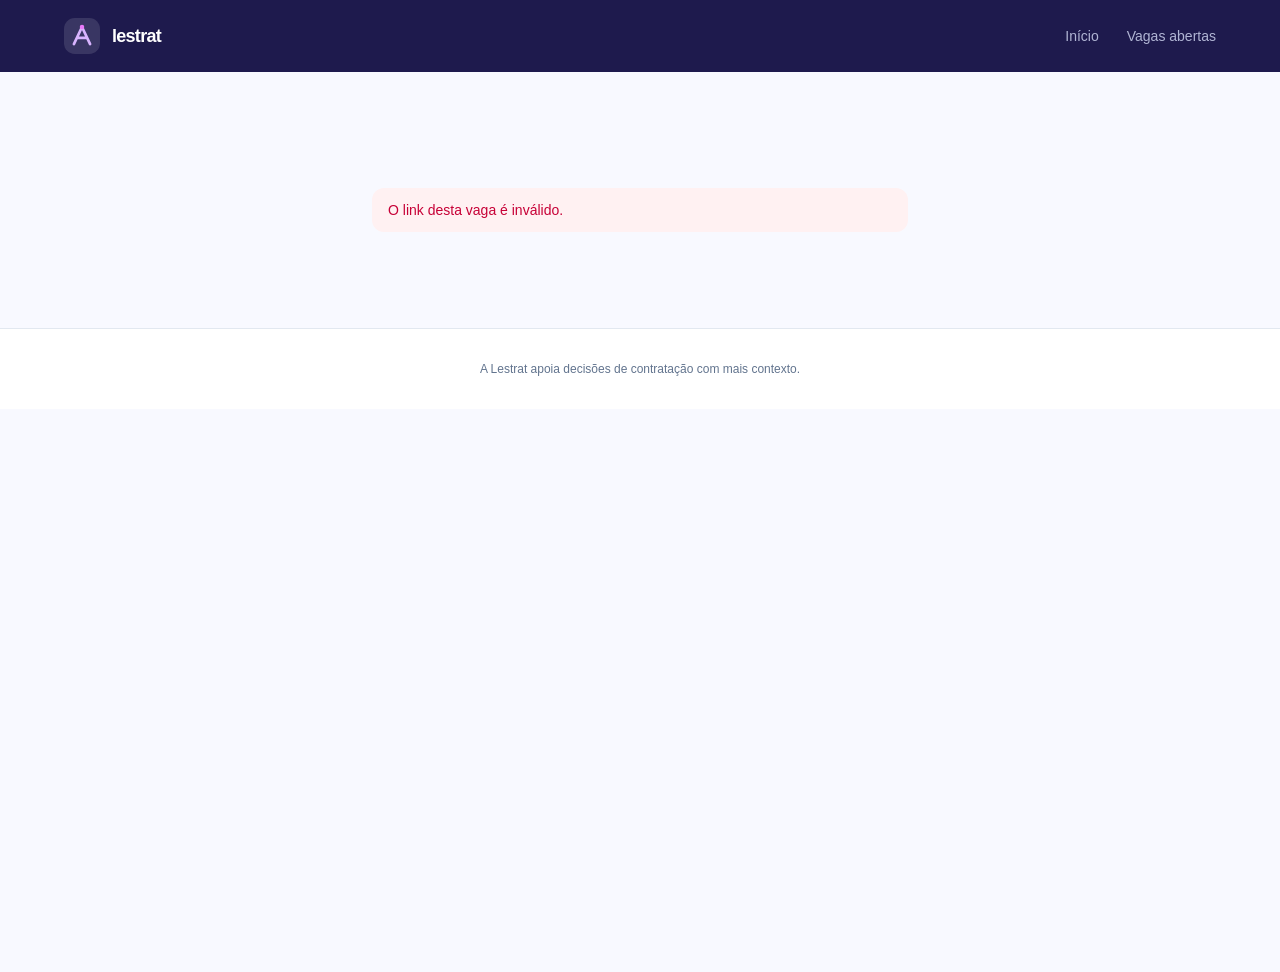
<file: vagas/detalhe/index.html>
<!DOCTYPE html><html lang="pt-BR" class="h-full antialiased"><head><meta charSet="utf-8"/><meta name="viewport" content="width=device-width, initial-scale=1"/><link rel="stylesheet" href="/_next/static/chunks/3mg98f8y00g-3.css" data-precedence="next"/><link rel="preload" as="script" fetchPriority="low" href="/_next/static/chunks/1gdoryk6w2r8v.js"/><script src="/_next/static/chunks/27jktro2p5rq9.js" async=""></script><script src="/_next/static/chunks/25o46h8mdjlrg.js" async=""></script><script src="/_next/static/chunks/1wxw8ny0hl5xh.js" async=""></script><script src="/_next/static/chunks/turbopack-3ea_omf06xdof.js" async=""></script><script src="/_next/static/chunks/05-c3ty_6dwfk.js" async=""></script><script src="/_next/static/chunks/14mrh2-p_w84d.js" async=""></script><script src="/_next/static/chunks/0u1a8mrkg8zes.js" async=""></script><script src="/_next/static/chunks/10jr2c-bpmlgq.js" async=""></script><script src="/_next/static/chunks/2rbajld_7vj6t.js" async=""></script><title>Lestrat — Entrevistas com IA</title><meta name="description" content="Entrevistas iniciais conduzidas por IA para decisões de contratação com mais estratégia e contexto."/><link rel="icon" href="/favicon.ico?favicon.2vob68tjqpejf.ico" sizes="256x256" type="image/x-icon"/><link rel="icon" href="/icon.svg?icon.0m24b6wz4_9we.svg" sizes="any" type="image/svg+xml"/><script src="/_next/static/chunks/0cz1d0mv5g_q7.js" noModule=""></script></head><body class="min-h-full flex flex-col"><div hidden=""><!--$--><!--/$--></div><header class="sticky top-0 z-40 h-[72px] px-5 transition-colors sm:px-10 lg:px-16 bg-indigo-950"><div class="mx-auto flex h-full max-w-6xl items-center justify-between"><a class="flex items-center gap-3" aria-label="Lestrat, ir para a home" href="/"><svg viewBox="0 0 40 40" class="h-9 w-9" aria-hidden="true"><rect width="40" height="40" rx="12" fill="#ffffff" fill-opacity="0.12"></rect><path d="M11 29 20 10l9 19M15 22h10" fill="none" stroke="#d8b4fe" stroke-linecap="round" stroke-linejoin="round" stroke-width="3"></path><circle cx="20" cy="10" r="2.5" fill="#e879f9"></circle></svg><span class="text-lg font-semibold tracking-[-0.04em] text-white">lestrat</span></a><nav class="flex items-center gap-5 sm:gap-7"><a class="text-sm font-medium transition text-indigo-100/75 hover:text-white" href="/">Início</a><a class="text-sm font-medium transition text-indigo-100/75 hover:text-white" href="/vagas/">Vagas abertas</a></nav></div></header><!--$!--><template data-dgst="BAILOUT_TO_CLIENT_SIDE_RENDERING"></template><div class="flex min-h-screen items-center justify-center bg-[#f8f9ff] text-slate-600">Carregando vaga…</div><!--/$--><!--$--><!--/$--><script src="/_next/static/chunks/1gdoryk6w2r8v.js" id="_R_" async=""></script><script>(self.__next_f=self.__next_f||[]).push([0])</script><script>self.__next_f.push([1,"1:\"$Sreact.fragment\"\n2:I[39756,[\"/_next/static/chunks/05-c3ty_6dwfk.js\",\"/_next/static/chunks/14mrh2-p_w84d.js\"],\"default\"]\n3:I[37457,[\"/_next/static/chunks/05-c3ty_6dwfk.js\",\"/_next/static/chunks/14mrh2-p_w84d.js\"],\"default\"]\n4:I[83792,[\"/_next/static/chunks/05-c3ty_6dwfk.js\",\"/_next/static/chunks/14mrh2-p_w84d.js\",\"/_next/static/chunks/0u1a8mrkg8zes.js\"],\"default\"]\n5:\"$Sreact.suspense\"\n6:I[63243,[\"/_next/static/chunks/05-c3ty_6dwfk.js\",\"/_next/static/chunks/14mrh2-p_w84d.js\",\"/_next/static/chunks/0u1a8mrkg8zes.js\",\"/_next/static/chunks/10jr2c-bpmlgq.js\",\"/_next/static/chunks/2rbajld_7vj6t.js\"],\"PublicVacancyDetailFromSearch\"]\n7:I[97367,[\"/_next/static/chunks/05-c3ty_6dwfk.js\",\"/_next/static/chunks/14mrh2-p_w84d.js\"],\"OutletBoundary\"]\na:I[97367,[\"/_next/static/chunks/05-c3ty_6dwfk.js\",\"/_next/static/chunks/14mrh2-p_w84d.js\"],\"ViewportBoundary\"]\nc:I[97367,[\"/_next/static/chunks/05-c3ty_6dwfk.js\",\"/_next/static/chunks/14mrh2-p_w84d.js\"],\"MetadataBoundary\"]\ne:I[68027,[\"/_next/static/chunks/05-c3ty_6dwfk.js\",\"/_next/static/chunks/14mrh2-p_w84d.js\"],\"default\",1]\n:HL[\"/_next/static/chunks/3mg98f8y00g-3.css\",\"style\"]\n"])</script><script>self.__next_f.push([1,"0:{\"P\":null,\"c\":[\"\",\"vagas\",\"detalhe\",\"\"],\"q\":\"\",\"i\":false,\"f\":[[[\"\",{\"children\":[\"(public)\",{\"children\":[\"vagas\",{\"children\":[\"detalhe\",{\"children\":[\"__PAGE__\",{}]}]}]}]},\"$undefined\",\"$undefined\",16],[[\"$\",\"$1\",\"c\",{\"children\":[[[\"$\",\"link\",\"0\",{\"rel\":\"stylesheet\",\"href\":\"/_next/static/chunks/3mg98f8y00g-3.css\",\"precedence\":\"next\",\"crossOrigin\":\"$undefined\",\"nonce\":\"$undefined\"}],[\"$\",\"script\",\"script-0\",{\"src\":\"/_next/static/chunks/05-c3ty_6dwfk.js\",\"async\":true,\"nonce\":\"$undefined\"}],[\"$\",\"script\",\"script-1\",{\"src\":\"/_next/static/chunks/14mrh2-p_w84d.js\",\"async\":true,\"nonce\":\"$undefined\"}]],[\"$\",\"html\",null,{\"lang\":\"pt-BR\",\"className\":\"h-full antialiased\",\"children\":[\"$\",\"body\",null,{\"className\":\"min-h-full flex flex-col\",\"children\":[\"$\",\"$L2\",null,{\"parallelRouterKey\":\"children\",\"error\":\"$undefined\",\"errorStyles\":\"$undefined\",\"errorScripts\":\"$undefined\",\"template\":[\"$\",\"$L3\",null,{}],\"templateStyles\":\"$undefined\",\"templateScripts\":\"$undefined\",\"notFound\":[[[\"$\",\"title\",null,{\"children\":\"404: This page could not be found.\"}],[\"$\",\"div\",null,{\"style\":{\"fontFamily\":\"system-ui,\\\"Segoe UI\\\",Roboto,Helvetica,Arial,sans-serif,\\\"Apple Color Emoji\\\",\\\"Segoe UI Emoji\\\"\",\"height\":\"100vh\",\"textAlign\":\"center\",\"display\":\"flex\",\"flexDirection\":\"column\",\"alignItems\":\"center\",\"justifyContent\":\"center\"},\"children\":[\"$\",\"div\",null,{\"children\":[[\"$\",\"style\",null,{\"dangerouslySetInnerHTML\":{\"__html\":\"body{color:#000;background:#fff;margin:0}.next-error-h1{border-right:1px solid rgba(0,0,0,.3)}@media (prefers-color-scheme:dark){body{color:#fff;background:#000}.next-error-h1{border-right:1px solid rgba(255,255,255,.3)}}\"}}],[\"$\",\"h1\",null,{\"className\":\"next-error-h1\",\"style\":{\"display\":\"inline-block\",\"margin\":\"0 20px 0 0\",\"padding\":\"0 23px 0 0\",\"fontSize\":24,\"fontWeight\":500,\"verticalAlign\":\"top\",\"lineHeight\":\"49px\"},\"children\":404}],[\"$\",\"div\",null,{\"style\":{\"display\":\"inline-block\"},\"children\":[\"$\",\"h2\",null,{\"style\":{\"fontSize\":14,\"fontWeight\":400,\"lineHeight\":\"49px\",\"margin\":0},\"children\":\"This page could not be found.\"}]}]]}]}]],[]],\"forbidden\":\"$undefined\",\"unauthorized\":\"$undefined\"}]}]}]]}],{\"children\":[[\"$\",\"$1\",\"c\",{\"children\":[[[\"$\",\"script\",\"script-0\",{\"src\":\"/_next/static/chunks/0u1a8mrkg8zes.js\",\"async\":true,\"nonce\":\"$undefined\"}]],[[\"$\",\"$L4\",null,{}],[\"$\",\"$L2\",null,{\"parallelRouterKey\":\"children\",\"error\":\"$undefined\",\"errorStyles\":\"$undefined\",\"errorScripts\":\"$undefined\",\"template\":[\"$\",\"$L3\",null,{}],\"templateStyles\":\"$undefined\",\"templateScripts\":\"$undefined\",\"notFound\":[[[\"$\",\"title\",null,{\"children\":\"404: This page could not be found.\"}],[\"$\",\"div\",null,{\"style\":\"$0:f:0:1:0:props:children:1:props:children:props:children:props:notFound:0:1:props:style\",\"children\":[\"$\",\"div\",null,{\"children\":[[\"$\",\"style\",null,{\"dangerouslySetInnerHTML\":{\"__html\":\"body{color:#000;background:#fff;margin:0}.next-error-h1{border-right:1px solid rgba(0,0,0,.3)}@media (prefers-color-scheme:dark){body{color:#fff;background:#000}.next-error-h1{border-right:1px solid rgba(255,255,255,.3)}}\"}}],[\"$\",\"h1\",null,{\"className\":\"next-error-h1\",\"style\":\"$0:f:0:1:0:props:children:1:props:children:props:children:props:notFound:0:1:props:children:props:children:1:props:style\",\"children\":404}],[\"$\",\"div\",null,{\"style\":\"$0:f:0:1:0:props:children:1:props:children:props:children:props:notFound:0:1:props:children:props:children:2:props:style\",\"children\":[\"$\",\"h2\",null,{\"style\":\"$0:f:0:1:0:props:children:1:props:children:props:children:props:notFound:0:1:props:children:props:children:2:props:children:props:style\",\"children\":\"This page could not be found.\"}]}]]}]}]],[]],\"forbidden\":\"$undefined\",\"unauthorized\":\"$undefined\"}]]]}],{\"children\":[[\"$\",\"$1\",\"c\",{\"children\":[null,[\"$\",\"$L2\",null,{\"parallelRouterKey\":\"children\",\"error\":\"$undefined\",\"errorStyles\":\"$undefined\",\"errorScripts\":\"$undefined\",\"template\":[\"$\",\"$L3\",null,{}],\"templateStyles\":\"$undefined\",\"templateScripts\":\"$undefined\",\"notFound\":\"$undefined\",\"forbidden\":\"$undefined\",\"unauthorized\":\"$undefined\"}]]}],{\"children\":[[\"$\",\"$1\",\"c\",{\"children\":[null,[\"$\",\"$L2\",null,{\"parallelRouterKey\":\"children\",\"error\":\"$undefined\",\"errorStyles\":\"$undefined\",\"errorScripts\":\"$undefined\",\"template\":[\"$\",\"$L3\",null,{}],\"templateStyles\":\"$undefined\",\"templateScripts\":\"$undefined\",\"notFound\":\"$undefined\",\"forbidden\":\"$undefined\",\"unauthorized\":\"$undefined\"}]]}],{\"children\":[[\"$\",\"$1\",\"c\",{\"children\":[[\"$\",\"$5\",null,{\"fallback\":[\"$\",\"div\",null,{\"className\":\"flex min-h-screen items-center justify-center bg-[#f8f9ff] text-slate-600\",\"children\":\"Carregando vaga…\"}],\"children\":[\"$\",\"$L6\",null,{}]}],[[\"$\",\"script\",\"script-0\",{\"src\":\"/_next/static/chunks/10jr2c-bpmlgq.js\",\"async\":true,\"nonce\":\"$undefined\"}],[\"$\",\"script\",\"script-1\",{\"src\":\"/_next/static/chunks/2rbajld_7vj6t.js\",\"async\":true,\"nonce\":\"$undefined\"}]],[\"$\",\"$L7\",null,{\"children\":[\"$\",\"$5\",null,{\"name\":\"Next.MetadataOutlet\",\"children\":\"$@8\"}]}]]}],{},null,false,null]},null,false,\"$@9\"]},null,false,\"$@9\"]},null,false,null]},null,false,null],[\"$\",\"$1\",\"h\",{\"children\":[null,[\"$\",\"$La\",null,{\"children\":\"$Lb\"}],[\"$\",\"div\",null,{\"hidden\":true,\"children\":[\"$\",\"$Lc\",null,{\"children\":[\"$\",\"$5\",null,{\"name\":\"Next.Metadata\",\"children\":\"$Ld\"}]}]}],null]}],false]],\"m\":\"$undefined\",\"G\":[\"$e\",[[\"$\",\"link\",\"0\",{\"rel\":\"stylesheet\",\"href\":\"/_next/static/chunks/3mg98f8y00g-3.css\",\"precedence\":\"next\",\"crossOrigin\":\"$undefined\",\"nonce\":\"$undefined\"}]]],\"S\":true,\"h\":null,\"s\":\"$undefined\",\"l\":\"$undefined\",\"p\":\"$undefined\",\"d\":\"$undefined\",\"b\":\"ZSpc4YjfVrCJydHzZPkFd\"}\n"])</script><script>self.__next_f.push([1,"f:[]\n9:\"$Wf\"\n"])</script><script>self.__next_f.push([1,"b:[[\"$\",\"meta\",\"0\",{\"charSet\":\"utf-8\"}],[\"$\",\"meta\",\"1\",{\"name\":\"viewport\",\"content\":\"width=device-width, initial-scale=1\"}]]\n"])</script><script>self.__next_f.push([1,"10:I[27201,[\"/_next/static/chunks/05-c3ty_6dwfk.js\",\"/_next/static/chunks/14mrh2-p_w84d.js\"],\"IconMark\"]\n8:null\nd:[[\"$\",\"title\",\"0\",{\"children\":\"Lestrat — Entrevistas com IA\"}],[\"$\",\"meta\",\"1\",{\"name\":\"description\",\"content\":\"Entrevistas iniciais conduzidas por IA para decisões de contratação com mais estratégia e contexto.\"}],[\"$\",\"link\",\"2\",{\"rel\":\"icon\",\"href\":\"/favicon.ico?favicon.2vob68tjqpejf.ico\",\"sizes\":\"256x256\",\"type\":\"image/x-icon\"}],[\"$\",\"link\",\"3\",{\"rel\":\"icon\",\"href\":\"/icon.svg?icon.0m24b6wz4_9we.svg\",\"sizes\":\"any\",\"type\":\"image/svg+xml\"}],[\"$\",\"$L10\",\"4\",{}]]\n"])</script></body></html>
</file>
<file: _next/static/chunks/3mg98f8y00g-3.css>
@layer properties{@supports (((-webkit-hyphens:none)) and (not (margin-trim:inline))) or ((-moz-orient:inline) and (not (color:rgb(from red r g b)))){*,:before,:after,::backdrop{--tw-translate-x:0;--tw-translate-y:0;--tw-translate-z:0;--tw-space-y-reverse:0;--tw-divide-y-reverse:0;--tw-border-style:solid;--tw-gradient-position:initial;--tw-gradient-from:#0000;--tw-gradient-via:#0000;--tw-gradient-to:#0000;--tw-gradient-stops:initial;--tw-gradient-via-stops:initial;--tw-gradient-from-position:0%;--tw-gradient-via-position:50%;--tw-gradient-to-position:100%;--tw-leading:initial;--tw-font-weight:initial;--tw-tracking:initial;--tw-shadow:0 0 #0000;--tw-shadow-color:initial;--tw-shadow-alpha:100%;--tw-inset-shadow:0 0 #0000;--tw-inset-shadow-color:initial;--tw-inset-shadow-alpha:100%;--tw-ring-color:initial;--tw-ring-shadow:0 0 #0000;--tw-inset-ring-color:initial;--tw-inset-ring-shadow:0 0 #0000;--tw-ring-inset:initial;--tw-ring-offset-width:0px;--tw-ring-offset-color:#fff;--tw-ring-offset-shadow:0 0 #0000;--tw-blur:initial;--tw-brightness:initial;--tw-contrast:initial;--tw-grayscale:initial;--tw-hue-rotate:initial;--tw-invert:initial;--tw-opacity:initial;--tw-saturate:initial;--tw-sepia:initial;--tw-drop-shadow:initial;--tw-drop-shadow-color:initial;--tw-drop-shadow-alpha:100%;--tw-drop-shadow-size:initial;--tw-backdrop-blur:initial;--tw-backdrop-brightness:initial;--tw-backdrop-contrast:initial;--tw-backdrop-grayscale:initial;--tw-backdrop-hue-rotate:initial;--tw-backdrop-invert:initial;--tw-backdrop-opacity:initial;--tw-backdrop-saturate:initial;--tw-backdrop-sepia:initial;--tw-duration:initial}}}@layer theme{:root,:host{--color-red-200:#ffcaca;--color-red-600:#e40014;--color-red-700:#bf000f;--color-amber-50:#fffbeb;--color-amber-200:#fee685;--color-amber-500:#f99c00;--color-amber-700:#b75000;--color-amber-800:#953d00;--color-amber-900:#7b3306;--color-emerald-50:#ecfdf5;--color-emerald-100:#d0fae5;--color-emerald-200:#a4f4cf;--color-emerald-300:#5ee9b5;--color-emerald-400:#00d294;--color-emerald-500:#00bb7f;--color-emerald-600:#009767;--color-emerald-700:#007956;--color-emerald-900:#004e3b;--color-sky-500:#00a5ef;--color-indigo-50:#eef2ff;--color-indigo-100:#e0e7ff;--color-indigo-200:#c7d2ff;--color-indigo-300:#a4b3ff;--color-indigo-400:#7d87ff;--color-indigo-500:#625fff;--color-indigo-600:#4f39f6;--color-indigo-700:#432dd7;--color-indigo-800:#372aac;--color-indigo-900:#312c85;--color-indigo-950:#1e1a4d;--color-violet-50:#f5f3ff;--color-violet-100:#ede9fe;--color-violet-200:#ddd6ff;--color-violet-500:#8d54ff;--color-violet-700:#7008e7;--color-violet-800:#5d0ec0;--color-violet-950:#2f0d68;--color-purple-950:#3c0366;--color-fuchsia-200:#f6cfff;--color-fuchsia-300:#f2a9ff;--color-fuchsia-400:#ec6cff;--color-fuchsia-500:#e12afb;--color-rose-50:#fff1f2;--color-rose-200:#ffccd3;--color-rose-500:#ff2357;--color-rose-600:#e70044;--color-rose-700:#c20039;--color-slate-50:#f8fafc;--color-slate-100:#f1f5f9;--color-slate-200:#e2e8f0;--color-slate-300:#cad5e2;--color-slate-400:#90a1b9;--color-slate-500:#62748e;--color-slate-600:#45556c;--color-slate-700:#314158;--color-slate-800:#1d293d;--color-slate-900:#0f172b;--color-slate-950:#020618;--color-neutral-300:#d4d4d4;--color-white:#fff;--spacing:.25rem;--container-md:28rem;--container-xl:36rem;--container-2xl:42rem;--container-3xl:48rem;--container-6xl:72rem;--text-xs:.75rem;--text-xs--line-height:calc(1 / .75);--text-sm:.875rem;--text-sm--line-height:calc(1.25 / .875);--text-base:1rem;--text-base--line-height:calc(1.5 / 1);--text-lg:1.125rem;--text-lg--line-height:calc(1.75 / 1.125);--text-xl:1.25rem;--text-xl--line-height:calc(1.75 / 1.25);--text-2xl:1.5rem;--text-2xl--line-height:calc(2 / 1.5);--text-3xl:1.875rem;--text-3xl--line-height:calc(2.25 / 1.875);--text-4xl:2.25rem;--text-4xl--line-height:calc(2.5 / 2.25);--text-5xl:3rem;--text-5xl--line-height:1;--text-6xl:3.75rem;--text-6xl--line-height:1;--font-weight-normal:400;--font-weight-medium:500;--font-weight-semibold:600;--font-weight-bold:700;--tracking-tight:-.025em;--tracking-widest:.1em;--leading-tight:1.25;--leading-snug:1.375;--leading-relaxed:1.625;--radius-lg:.5rem;--radius-xl:.75rem;--radius-2xl:1rem;--radius-3xl:1.5rem;--animate-spin:spin 1s linear infinite;--animate-ping:ping 1s cubic-bezier(0, 0, .2, 1) infinite;--blur-sm:8px;--blur-2xl:40px;--blur-3xl:64px;--aspect-video:16 / 9;--default-transition-duration:.15s;--default-transition-timing-function:cubic-bezier(.4, 0, .2, 1);--default-font-family:Arial, Helvetica, sans-serif;--default-mono-font-family:"SFMono-Regular", Consolas, "Liberation Mono", monospace}@supports (color:lab(0% 0 0)){:root,:host{--color-red-200:lab(86.017% 19.8815 7.75869);--color-red-600:lab(48.4493% 77.4328 61.5452);--color-red-700:lab(40.4273% 67.2623 53.7441);--color-amber-50:lab(98.6252% -.635922 8.42309);--color-amber-200:lab(91.7203% -.505269 49.9084);--color-amber-500:lab(72.7183% 31.8672 97.9407);--color-amber-700:lab(47.2709% 42.9082 69.2966);--color-amber-800:lab(37.8822% 37.1699 52.2718);--color-amber-900:lab(31.2288% 30.2627 40.0378);--color-emerald-50:lab(97.8462% -6.94966 1.85487);--color-emerald-100:lab(94.9004% -17.0769 5.63836);--color-emerald-200:lab(90.2247% -31.039 9.47084);--color-emerald-300:lab(83.9203% -48.7124 13.8849);--color-emerald-400:lab(75.0771% -60.7313 19.4147);--color-emerald-500:lab(66.9756% -58.27 19.5419);--color-emerald-600:lab(55.0481% -49.9246 15.93);--color-emerald-700:lab(44.4871% -41.0396 11.0361);--color-emerald-900:lab(28.8637% -26.9249 5.45986);--color-sky-500:lab(63.3038% -18.433 -51.0407);--color-indigo-50:lab(95.4818% .411302 -6.78529);--color-indigo-100:lab(91.6577% 1.04591 -12.7199);--color-indigo-200:lab(84.4329% 3.18977 -23.9688);--color-indigo-300:lab(74.0235% 8.54138 -41.6075);--color-indigo-400:lab(59.866% 22.4834 -64.4485);--color-indigo-500:lab(48.295% 38.3129 -81.9673);--color-indigo-600:lab(38.4009% 52.6132 -92.3857);--color-indigo-700:lab(32.4486% 49.2217 -84.6695);--color-indigo-800:lab(26.6645% 37.9804 -68.6402);--color-indigo-900:lab(23.3911% 24.6978 -50.4718);--color-indigo-950:lab(12.4853% 14.9672 -31.3418);--color-violet-50:lab(96.2416% 2.28849 -5.51657);--color-violet-100:lab(93.0838% 4.35197 -9.88284);--color-violet-200:lab(87.0888% 8.53688 -19.4189);--color-violet-500:lab(49.9355% 55.1776 -81.8963);--color-violet-700:lab(35.2783% 67.9912 -88.793);--color-violet-800:lab(29.3188% 57.7986 -76.1493);--color-violet-950:lab(14.0706% 33.3353 -46.7553);--color-purple-950:lab(14.8253% 38.9005 -44.5861);--color-fuchsia-200:lab(87.7108% 19.9958 -18.2054);--color-fuchsia-300:lab(78.5378% 39.3533 -32.9615);--color-fuchsia-400:lab(66.1178% 66.0652 -52.4733);--color-fuchsia-500:lab(56.4256% 83.132 -64.639);--color-rose-50:lab(96.2369% 4.94155 1.28011);--color-rose-200:lab(86.806% 19.1909 4.07754);--color-rose-500:lab(56.101% 79.4328 31.4532);--color-rose-600:lab(49.1882% 81.577 36.0311);--color-rose-700:lab(41.1651% 71.6251 30.3087);--color-slate-50:lab(98.1434% -.369519 -1.05966);--color-slate-100:lab(96.286% -.852436 -2.46847);--color-slate-200:lab(91.7353% -.998765 -4.76968);--color-slate-300:lab(84.7652% -1.94535 -7.93337);--color-slate-400:lab(65.5349% -2.25151 -14.5072);--color-slate-500:lab(48.0876% -2.03595 -16.5814);--color-slate-600:lab(35.5623% -1.74978 -15.4316);--color-slate-700:lab(26.9569% -1.47016 -15.6993);--color-slate-800:lab(16.132% -.318035 -14.6672);--color-slate-900:lab(7.78673% 1.82345 -15.0537);--color-slate-950:lab(1.76974% 1.32743 -9.28855);--color-neutral-300:lab(84.92% 0 -.0000119209)}}}@layer base{*,:after,:before,::backdrop{box-sizing:border-box;border:0 solid;margin:0;padding:0}::file-selector-button{box-sizing:border-box;border:0 solid;margin:0;padding:0}html,:host{-webkit-text-size-adjust:100%;tab-size:4;line-height:1.5;font-family:var(--default-font-family,ui-sans-serif, system-ui, sans-serif, "Apple Color Emoji", "Segoe UI Emoji", "Segoe UI Symbol", "Noto Color Emoji");font-feature-settings:var(--default-font-feature-settings,normal);font-variation-settings:var(--default-font-variation-settings,normal);-webkit-tap-highlight-color:transparent}hr{height:0;color:inherit;border-top-width:1px}abbr:where([title]){-webkit-text-decoration:underline dotted;text-decoration:underline dotted}h1,h2,h3,h4,h5,h6{font-size:inherit;font-weight:inherit}a{color:inherit;-webkit-text-decoration:inherit;-webkit-text-decoration:inherit;-webkit-text-decoration:inherit;-webkit-text-decoration:inherit;text-decoration:inherit}b,strong{font-weight:bolder}code,kbd,samp,pre{font-family:var(--default-mono-font-family,ui-monospace, SFMono-Regular, Menlo, Monaco, Consolas, "Liberation Mono", "Courier New", monospace);font-feature-settings:var(--default-mono-font-feature-settings,normal);font-variation-settings:var(--default-mono-font-variation-settings,normal);font-size:1em}small{font-size:80%}sub,sup{vertical-align:baseline;font-size:75%;line-height:0;position:relative}sub{bottom:-.25em}sup{top:-.5em}table{text-indent:0;border-color:inherit;border-collapse:collapse}:-moz-focusring{outline:auto}progress{vertical-align:baseline}summary{display:list-item}ol,ul,menu{list-style:none}img,svg,video,canvas,audio,iframe,embed,object{vertical-align:middle;display:block}img,video{max-width:100%;height:auto}button,input,select,optgroup,textarea{font:inherit;font-feature-settings:inherit;font-variation-settings:inherit;letter-spacing:inherit;color:inherit;opacity:1;background-color:#0000;border-radius:0}::file-selector-button{font:inherit;font-feature-settings:inherit;font-variation-settings:inherit;letter-spacing:inherit;color:inherit;opacity:1;background-color:#0000;border-radius:0}:where(select:is([multiple],[size])) optgroup{font-weight:bolder}:where(select:is([multiple],[size])) optgroup option{padding-inline-start:20px}::file-selector-button{margin-inline-end:4px}::placeholder{opacity:1}@supports (not ((-webkit-appearance:-apple-pay-button))) or (contain-intrinsic-size:1px){::placeholder{color:currentColor}@supports (color:color-mix(in lab, red, red)){::placeholder{color:color-mix(in oklab, currentcolor 50%, transparent)}}}textarea{resize:vertical}::-webkit-search-decoration{-webkit-appearance:none}::-webkit-date-and-time-value{min-height:1lh;text-align:inherit}::-webkit-datetime-edit{display:inline-flex}::-webkit-datetime-edit-fields-wrapper{padding:0}::-webkit-datetime-edit{padding-block:0}::-webkit-datetime-edit-year-field{padding-block:0}::-webkit-datetime-edit-month-field{padding-block:0}::-webkit-datetime-edit-day-field{padding-block:0}::-webkit-datetime-edit-hour-field{padding-block:0}::-webkit-datetime-edit-minute-field{padding-block:0}::-webkit-datetime-edit-second-field{padding-block:0}::-webkit-datetime-edit-millisecond-field{padding-block:0}::-webkit-datetime-edit-meridiem-field{padding-block:0}::-webkit-calendar-picker-indicator{line-height:1}:-moz-ui-invalid{box-shadow:none}button,input:where([type=button],[type=reset],[type=submit]){appearance:button}::file-selector-button{appearance:button}::-webkit-inner-spin-button{height:auto}::-webkit-outer-spin-button{height:auto}[hidden]:where(:not([hidden=until-found])){display:none!important}}@layer components;@layer utilities{.pointer-events-none{pointer-events:none}.sr-only{clip-path:inset(50%);white-space:nowrap;border-width:0;width:1px;height:1px;margin:-1px;padding:0;position:absolute;overflow:hidden}.absolute{position:absolute}.fixed{position:fixed}.relative{position:relative}.static{position:static}.sticky{position:sticky}.inset-0{inset:calc(var(--spacing) * 0)}.inset-5{inset:calc(var(--spacing) * 5)}.-top-32{top:calc(var(--spacing) * -32)}.top-0{top:calc(var(--spacing) * 0)}.top-1{top:calc(var(--spacing) * 1)}.top-1\/3{top:33.3333%}.top-4{top:calc(var(--spacing) * 4)}.top-6{top:calc(var(--spacing) * 6)}.-right-24{right:calc(var(--spacing) * -24)}.right-1\/4{right:25%}.right-4{right:calc(var(--spacing) * 4)}.right-5{right:calc(var(--spacing) * 5)}.-bottom-1\.5{bottom:calc(var(--spacing) * -1.5)}.-bottom-28{bottom:calc(var(--spacing) * -28)}.-bottom-32{bottom:calc(var(--spacing) * -32)}.bottom-5{bottom:calc(var(--spacing) * 5)}.-left-24{left:calc(var(--spacing) * -24)}.left-1{left:calc(var(--spacing) * 1)}.left-1\/2{left:50%}.left-1\/3{left:33.3333%}.z-10{z-index:10}.z-20{z-index:20}.z-40{z-index:40}.z-50{z-index:50}.mx-auto{margin-inline:auto}.my-16{margin-block:calc(var(--spacing) * 16)}.-mt-\[72px\]{margin-top:-72px}.mt-1{margin-top:calc(var(--spacing) * 1)}.mt-2{margin-top:calc(var(--spacing) * 2)}.mt-3{margin-top:calc(var(--spacing) * 3)}.mt-4{margin-top:calc(var(--spacing) * 4)}.mt-5{margin-top:calc(var(--spacing) * 5)}.mt-6{margin-top:calc(var(--spacing) * 6)}.mt-7{margin-top:calc(var(--spacing) * 7)}.mt-8{margin-top:calc(var(--spacing) * 8)}.mt-10{margin-top:calc(var(--spacing) * 10)}.mt-12{margin-top:calc(var(--spacing) * 12)}.mt-auto{margin-top:auto}.mb-2{margin-bottom:calc(var(--spacing) * 2)}.mb-4{margin-bottom:calc(var(--spacing) * 4)}.mb-5{margin-bottom:calc(var(--spacing) * 5)}.mb-7{margin-bottom:calc(var(--spacing) * 7)}.mb-12{margin-bottom:calc(var(--spacing) * 12)}.ml-3{margin-left:calc(var(--spacing) * 3)}.ml-4{margin-left:calc(var(--spacing) * 4)}.ml-auto{margin-left:auto}.line-clamp-2{-webkit-line-clamp:2;-webkit-box-orient:vertical;display:-webkit-box;overflow:hidden}.line-clamp-3{-webkit-line-clamp:3;-webkit-box-orient:vertical;display:-webkit-box;overflow:hidden}.block{display:block}.flex{display:flex}.grid{display:grid}.inline{display:inline}.inline-block{display:inline-block}.inline-flex{display:inline-flex}.aspect-video{aspect-ratio:var(--aspect-video)}.h-1\.5{height:calc(var(--spacing) * 1.5)}.h-2{height:calc(var(--spacing) * 2)}.h-2\.5{height:calc(var(--spacing) * 2.5)}.h-4{height:calc(var(--spacing) * 4)}.h-5{height:calc(var(--spacing) * 5)}.h-7{height:calc(var(--spacing) * 7)}.h-8{height:calc(var(--spacing) * 8)}.h-9{height:calc(var(--spacing) * 9)}.h-10{height:calc(var(--spacing) * 10)}.h-11{height:calc(var(--spacing) * 11)}.h-12{height:calc(var(--spacing) * 12)}.h-14{height:calc(var(--spacing) * 14)}.h-24{height:calc(var(--spacing) * 24)}.h-28{height:calc(var(--spacing) * 28)}.h-36{height:calc(var(--spacing) * 36)}.h-72{height:calc(var(--spacing) * 72)}.h-80{height:calc(var(--spacing) * 80)}.h-\[72px\]{height:72px}.h-fit{height:fit-content}.h-full{height:100%}.h-screen{height:100vh}.min-h-0{min-height:calc(var(--spacing) * 0)}.min-h-\[40vh\]{min-height:40vh}.min-h-\[52vh\]{min-height:52vh}.min-h-\[310px\]{min-height:310px}.min-h-full{min-height:100%}.min-h-screen{min-height:100vh}.w-1\.5{width:calc(var(--spacing) * 1.5)}.w-2{width:calc(var(--spacing) * 2)}.w-2\.5{width:calc(var(--spacing) * 2.5)}.w-4{width:calc(var(--spacing) * 4)}.w-5{width:calc(var(--spacing) * 5)}.w-7{width:calc(var(--spacing) * 7)}.w-8{width:calc(var(--spacing) * 8)}.w-9{width:calc(var(--spacing) * 9)}.w-12{width:calc(var(--spacing) * 12)}.w-14{width:calc(var(--spacing) * 14)}.w-24{width:calc(var(--spacing) * 24)}.w-28{width:calc(var(--spacing) * 28)}.w-36{width:calc(var(--spacing) * 36)}.w-72{width:calc(var(--spacing) * 72)}.w-80{width:calc(var(--spacing) * 80)}.w-\[168px\]{width:168px}.w-\[min\(92\%\,34rem\)\]{width:min(92%,34rem)}.w-fit{width:fit-content}.w-full{width:100%}.max-w-2xl{max-width:var(--container-2xl)}.max-w-3xl{max-width:var(--container-3xl)}.max-w-6xl{max-width:var(--container-6xl)}.max-w-\[1080px\]{max-width:1080px}.max-w-\[1440px\]{max-width:1440px}.max-w-\[1600px\]{max-width:1600px}.max-w-md{max-width:var(--container-md)}.max-w-xl{max-width:var(--container-xl)}.min-w-0{min-width:calc(var(--spacing) * 0)}.min-w-\[880px\]{min-width:880px}.flex-1{flex:1}.-translate-x-1\/2{--tw-translate-x:calc(calc(1 / 2 * 100%) * -1);translate:var(--tw-translate-x) var(--tw-translate-y)}.translate-x-0{--tw-translate-x:calc(var(--spacing) * 0);translate:var(--tw-translate-x) var(--tw-translate-y)}.translate-x-5{--tw-translate-x:calc(var(--spacing) * 5);translate:var(--tw-translate-x) var(--tw-translate-y)}.animate-ping{animation:var(--animate-ping)}.animate-spin{animation:var(--animate-spin)}.cursor-default{cursor:default}.grid-cols-2{grid-template-columns:repeat(2,minmax(0,1fr))}.grid-cols-\[1\.35fr_1\.1fr_0\.8fr_1fr_0\.8fr_0\.8fr\]{grid-template-columns:1.35fr 1.1fr .8fr 1fr .8fr .8fr}.flex-col{flex-direction:column}.flex-wrap{flex-wrap:wrap}.items-center{align-items:center}.items-end{align-items:flex-end}.items-start{align-items:flex-start}.justify-between{justify-content:space-between}.justify-center{justify-content:center}.justify-end{justify-content:flex-end}.gap-2{gap:calc(var(--spacing) * 2)}.gap-3{gap:calc(var(--spacing) * 3)}.gap-4{gap:calc(var(--spacing) * 4)}.gap-5{gap:calc(var(--spacing) * 5)}.gap-6{gap:calc(var(--spacing) * 6)}.gap-8{gap:calc(var(--spacing) * 8)}.gap-10{gap:calc(var(--spacing) * 10)}.gap-12{gap:calc(var(--spacing) * 12)}:where(.space-y-2>:not(:last-child)){--tw-space-y-reverse:0;margin-block-start:calc(calc(var(--spacing) * 2) * var(--tw-space-y-reverse));margin-block-end:calc(calc(var(--spacing) * 2) * calc(1 - var(--tw-space-y-reverse)))}:where(.space-y-3>:not(:last-child)){--tw-space-y-reverse:0;margin-block-start:calc(calc(var(--spacing) * 3) * var(--tw-space-y-reverse));margin-block-end:calc(calc(var(--spacing) * 3) * calc(1 - var(--tw-space-y-reverse)))}:where(.space-y-4>:not(:last-child)){--tw-space-y-reverse:0;margin-block-start:calc(calc(var(--spacing) * 4) * var(--tw-space-y-reverse));margin-block-end:calc(calc(var(--spacing) * 4) * calc(1 - var(--tw-space-y-reverse)))}:where(.space-y-5>:not(:last-child)){--tw-space-y-reverse:0;margin-block-start:calc(calc(var(--spacing) * 5) * var(--tw-space-y-reverse));margin-block-end:calc(calc(var(--spacing) * 5) * calc(1 - var(--tw-space-y-reverse)))}:where(.divide-y>:not(:last-child)){--tw-divide-y-reverse:0;border-bottom-style:var(--tw-border-style);border-top-style:var(--tw-border-style);border-top-width:calc(1px * var(--tw-divide-y-reverse));border-bottom-width:calc(1px * calc(1 - var(--tw-divide-y-reverse)))}:where(.divide-slate-100>:not(:last-child)){border-color:var(--color-slate-100)}.self-end{align-self:flex-end}.self-start{align-self:flex-start}.truncate{text-overflow:ellipsis;white-space:nowrap;overflow:hidden}.overflow-hidden{overflow:hidden}.overflow-x-auto{overflow-x:auto}.overflow-y-auto{overflow-y:auto}.rounded-2xl{border-radius:var(--radius-2xl)}.rounded-3xl{border-radius:var(--radius-3xl)}.rounded-\[24px\]{border-radius:24px}.rounded-\[28px\]{border-radius:28px}.rounded-full{border-radius:3.40282e38px}.rounded-lg{border-radius:var(--radius-lg)}.rounded-xl{border-radius:var(--radius-xl)}.rounded-t-2xl{border-top-left-radius:var(--radius-2xl);border-top-right-radius:var(--radius-2xl)}.rounded-b-2xl{border-bottom-right-radius:var(--radius-2xl);border-bottom-left-radius:var(--radius-2xl)}.border{border-style:var(--tw-border-style);border-width:1px}.border-2{border-style:var(--tw-border-style);border-width:2px}.border-y{border-block-style:var(--tw-border-style);border-block-width:1px}.border-t{border-top-style:var(--tw-border-style);border-top-width:1px}.border-b{border-bottom-style:var(--tw-border-style);border-bottom-width:1px}.border-b-2{border-bottom-style:var(--tw-border-style);border-bottom-width:2px}.border-dashed{--tw-border-style:dashed;border-style:dashed}.border-amber-200{border-color:var(--color-amber-200)}.border-emerald-200{border-color:var(--color-emerald-200)}.border-emerald-300{border-color:var(--color-emerald-300)}.border-fuchsia-200\/40{border-color:#f6cfff66}@supports (color:color-mix(in lab, red, red)){.border-fuchsia-200\/40{border-color:color-mix(in oklab, var(--color-fuchsia-200) 40%, transparent)}}.border-fuchsia-300\/70{border-color:#f2a9ffb3}@supports (color:color-mix(in lab, red, red)){.border-fuchsia-300\/70{border-color:color-mix(in oklab, var(--color-fuchsia-300) 70%, transparent)}}.border-indigo-100{border-color:var(--color-indigo-100)}.border-indigo-200{border-color:var(--color-indigo-200)}.border-indigo-300{border-color:var(--color-indigo-300)}.border-indigo-400{border-color:var(--color-indigo-400)}.border-indigo-500{border-color:var(--color-indigo-500)}.border-indigo-700{border-color:var(--color-indigo-700)}.border-indigo-900\/30{border-color:#312c854d}@supports (color:color-mix(in lab, red, red)){.border-indigo-900\/30{border-color:color-mix(in oklab, var(--color-indigo-900) 30%, transparent)}}.border-red-200{border-color:var(--color-red-200)}.border-rose-200{border-color:var(--color-rose-200)}.border-rose-500\/30{border-color:#ff23574d}@supports (color:color-mix(in lab, red, red)){.border-rose-500\/30{border-color:color-mix(in oklab, var(--color-rose-500) 30%, transparent)}}.border-slate-100{border-color:var(--color-slate-100)}.border-slate-200{border-color:var(--color-slate-200)}.border-slate-300{border-color:var(--color-slate-300)}.border-slate-900{border-color:var(--color-slate-900)}.border-transparent{border-color:#0000}.border-violet-200{border-color:var(--color-violet-200)}.border-white\/10{border-color:#ffffff1a}@supports (color:color-mix(in lab, red, red)){.border-white\/10{border-color:color-mix(in oklab, var(--color-white) 10%, transparent)}}.border-white\/15{border-color:#ffffff26}@supports (color:color-mix(in lab, red, red)){.border-white\/15{border-color:color-mix(in oklab, var(--color-white) 15%, transparent)}}.border-white\/20{border-color:#fff3}@supports (color:color-mix(in lab, red, red)){.border-white\/20{border-color:color-mix(in oklab, var(--color-white) 20%, transparent)}}.border-white\/25{border-color:#ffffff40}@supports (color:color-mix(in lab, red, red)){.border-white\/25{border-color:color-mix(in oklab, var(--color-white) 25%, transparent)}}.border-white\/35{border-color:#ffffff59}@supports (color:color-mix(in lab, red, red)){.border-white\/35{border-color:color-mix(in oklab, var(--color-white) 35%, transparent)}}.border-t-white{border-top-color:var(--color-white)}.bg-\[\#0f1730\]{background-color:#0f1730}.bg-\[\#eef0ff\]{background-color:#eef0ff}.bg-\[\#f5f7fb\]{background-color:#f5f7fb}.bg-\[\#f8f9ff\]{background-color:#f8f9ff}.bg-amber-50{background-color:var(--color-amber-50)}.bg-amber-500{background-color:var(--color-amber-500)}.bg-emerald-50{background-color:var(--color-emerald-50)}.bg-emerald-100{background-color:var(--color-emerald-100)}.bg-emerald-400{background-color:var(--color-emerald-400)}.bg-emerald-500{background-color:var(--color-emerald-500)}.bg-fuchsia-300{background-color:var(--color-fuchsia-300)}.bg-fuchsia-300\/25{background-color:#f2a9ff40}@supports (color:color-mix(in lab, red, red)){.bg-fuchsia-300\/25{background-color:color-mix(in oklab, var(--color-fuchsia-300) 25%, transparent)}}.bg-fuchsia-300\/35{background-color:#f2a9ff59}@supports (color:color-mix(in lab, red, red)){.bg-fuchsia-300\/35{background-color:color-mix(in oklab, var(--color-fuchsia-300) 35%, transparent)}}.bg-fuchsia-400{background-color:var(--color-fuchsia-400)}.bg-fuchsia-400\/25{background-color:#ec6cff40}@supports (color:color-mix(in lab, red, red)){.bg-fuchsia-400\/25{background-color:color-mix(in oklab, var(--color-fuchsia-400) 25%, transparent)}}.bg-fuchsia-500{background-color:var(--color-fuchsia-500)}.bg-fuchsia-500\/20{background-color:#e12afb33}@supports (color:color-mix(in lab, red, red)){.bg-fuchsia-500\/20{background-color:color-mix(in oklab, var(--color-fuchsia-500) 20%, transparent)}}.bg-indigo-50{background-color:var(--color-indigo-50)}.bg-indigo-50\/50{background-color:#eef2ff80}@supports (color:color-mix(in lab, red, red)){.bg-indigo-50\/50{background-color:color-mix(in oklab, var(--color-indigo-50) 50%, transparent)}}.bg-indigo-50\/60{background-color:#eef2ff99}@supports (color:color-mix(in lab, red, red)){.bg-indigo-50\/60{background-color:color-mix(in oklab, var(--color-indigo-50) 60%, transparent)}}.bg-indigo-100{background-color:var(--color-indigo-100)}.bg-indigo-300\/25{background-color:#a4b3ff40}@supports (color:color-mix(in lab, red, red)){.bg-indigo-300\/25{background-color:color-mix(in oklab, var(--color-indigo-300) 25%, transparent)}}.bg-indigo-500{background-color:var(--color-indigo-500)}.bg-indigo-600{background-color:var(--color-indigo-600)}.bg-indigo-700{background-color:var(--color-indigo-700)}.bg-indigo-950{background-color:var(--color-indigo-950)}.bg-neutral-300{background-color:var(--color-neutral-300)}.bg-rose-50{background-color:var(--color-rose-50)}.bg-rose-500\/10{background-color:#ff23571a}@supports (color:color-mix(in lab, red, red)){.bg-rose-500\/10{background-color:color-mix(in oklab, var(--color-rose-500) 10%, transparent)}}.bg-sky-500\/20{background-color:#00a5ef33}@supports (color:color-mix(in lab, red, red)){.bg-sky-500\/20{background-color:color-mix(in oklab, var(--color-sky-500) 20%, transparent)}}.bg-slate-50{background-color:var(--color-slate-50)}.bg-slate-100{background-color:var(--color-slate-100)}.bg-slate-300{background-color:var(--color-slate-300)}.bg-slate-400{background-color:var(--color-slate-400)}.bg-slate-900{background-color:var(--color-slate-900)}.bg-slate-950{background-color:var(--color-slate-950)}.bg-slate-950\/50{background-color:#02061880}@supports (color:color-mix(in lab, red, red)){.bg-slate-950\/50{background-color:color-mix(in oklab, var(--color-slate-950) 50%, transparent)}}.bg-slate-950\/60{background-color:#02061899}@supports (color:color-mix(in lab, red, red)){.bg-slate-950\/60{background-color:color-mix(in oklab, var(--color-slate-950) 60%, transparent)}}.bg-slate-950\/85{background-color:#020618d9}@supports (color:color-mix(in lab, red, red)){.bg-slate-950\/85{background-color:color-mix(in oklab, var(--color-slate-950) 85%, transparent)}}.bg-transparent{background-color:#0000}.bg-violet-50{background-color:var(--color-violet-50)}.bg-violet-100{background-color:var(--color-violet-100)}.bg-violet-500\/30{background-color:#8d54ff4d}@supports (color:color-mix(in lab, red, red)){.bg-violet-500\/30{background-color:color-mix(in oklab, var(--color-violet-500) 30%, transparent)}}.bg-white{background-color:var(--color-white)}.bg-white\/5{background-color:#ffffff0d}@supports (color:color-mix(in lab, red, red)){.bg-white\/5{background-color:color-mix(in oklab, var(--color-white) 5%, transparent)}}.bg-white\/10{background-color:#ffffff1a}@supports (color:color-mix(in lab, red, red)){.bg-white\/10{background-color:color-mix(in oklab, var(--color-white) 10%, transparent)}}.bg-gradient-to-br{--tw-gradient-position:to bottom right in oklab;background-image:linear-gradient(var(--tw-gradient-stops))}.bg-\[radial-gradient\(circle_at_top_left\,rgba\(99\,102\,241\,0\.22\)\,transparent_34\%\)\,linear-gradient\(135deg\,\#151b38_0\%\,\#171c43_45\%\,\#4c1d95_100\%\)\]{background-image:radial-gradient(circle at 0 0,#6366f138,#0000 34%),linear-gradient(135deg,#151b38 0%,#171c43 45%,#4c1d95 100%)}.from-\[\#f5f3ff\]{--tw-gradient-from:#f5f3ff;--tw-gradient-stops:var(--tw-gradient-via-stops,var(--tw-gradient-position), var(--tw-gradient-from) var(--tw-gradient-from-position), var(--tw-gradient-to) var(--tw-gradient-to-position))}.from-indigo-900\/40{--tw-gradient-from:#312c8566}@supports (color:color-mix(in lab, red, red)){.from-indigo-900\/40{--tw-gradient-from:color-mix(in oklab, var(--color-indigo-900) 40%, transparent)}}.from-indigo-900\/40{--tw-gradient-stops:var(--tw-gradient-via-stops,var(--tw-gradient-position), var(--tw-gradient-from) var(--tw-gradient-from-position), var(--tw-gradient-to) var(--tw-gradient-to-position))}.from-indigo-950{--tw-gradient-from:var(--color-indigo-950);--tw-gradient-stops:var(--tw-gradient-via-stops,var(--tw-gradient-position), var(--tw-gradient-from) var(--tw-gradient-from-position), var(--tw-gradient-to) var(--tw-gradient-to-position))}.via-indigo-900{--tw-gradient-via:var(--color-indigo-900);--tw-gradient-via-stops:var(--tw-gradient-position), var(--tw-gradient-from) var(--tw-gradient-from-position), var(--tw-gradient-via) var(--tw-gradient-via-position), var(--tw-gradient-to) var(--tw-gradient-to-position);--tw-gradient-stops:var(--tw-gradient-via-stops)}.via-indigo-950{--tw-gradient-via:var(--color-indigo-950);--tw-gradient-via-stops:var(--tw-gradient-position), var(--tw-gradient-from) var(--tw-gradient-from-position), var(--tw-gradient-via) var(--tw-gradient-via-position), var(--tw-gradient-to) var(--tw-gradient-to-position);--tw-gradient-stops:var(--tw-gradient-via-stops)}.to-purple-950\/60{--tw-gradient-to:#3c036699}@supports (color:color-mix(in lab, red, red)){.to-purple-950\/60{--tw-gradient-to:color-mix(in oklab, var(--color-purple-950) 60%, transparent)}}.to-purple-950\/60{--tw-gradient-stops:var(--tw-gradient-via-stops,var(--tw-gradient-position), var(--tw-gradient-from) var(--tw-gradient-from-position), var(--tw-gradient-to) var(--tw-gradient-to-position))}.to-violet-950{--tw-gradient-to:var(--color-violet-950);--tw-gradient-stops:var(--tw-gradient-via-stops,var(--tw-gradient-position), var(--tw-gradient-from) var(--tw-gradient-from-position), var(--tw-gradient-to) var(--tw-gradient-to-position))}.to-white{--tw-gradient-to:var(--color-white);--tw-gradient-stops:var(--tw-gradient-via-stops,var(--tw-gradient-position), var(--tw-gradient-from) var(--tw-gradient-from-position), var(--tw-gradient-to) var(--tw-gradient-to-position))}.object-cover{object-fit:cover}.p-2{padding:calc(var(--spacing) * 2)}.p-3{padding:calc(var(--spacing) * 3)}.p-4{padding:calc(var(--spacing) * 4)}.p-5{padding:calc(var(--spacing) * 5)}.p-6{padding:calc(var(--spacing) * 6)}.p-7{padding:calc(var(--spacing) * 7)}.p-8{padding:calc(var(--spacing) * 8)}.p-10{padding:calc(var(--spacing) * 10)}.px-1{padding-inline:calc(var(--spacing) * 1)}.px-2{padding-inline:calc(var(--spacing) * 2)}.px-2\.5{padding-inline:calc(var(--spacing) * 2.5)}.px-3{padding-inline:calc(var(--spacing) * 3)}.px-4{padding-inline:calc(var(--spacing) * 4)}.px-5{padding-inline:calc(var(--spacing) * 5)}.px-6{padding-inline:calc(var(--spacing) * 6)}.px-7{padding-inline:calc(var(--spacing) * 7)}.px-8{padding-inline:calc(var(--spacing) * 8)}.py-1{padding-block:calc(var(--spacing) * 1)}.py-1\.5{padding-block:calc(var(--spacing) * 1.5)}.py-2{padding-block:calc(var(--spacing) * 2)}.py-2\.5{padding-block:calc(var(--spacing) * 2.5)}.py-3{padding-block:calc(var(--spacing) * 3)}.py-3\.5{padding-block:calc(var(--spacing) * 3.5)}.py-4{padding-block:calc(var(--spacing) * 4)}.py-5{padding-block:calc(var(--spacing) * 5)}.py-6{padding-block:calc(var(--spacing) * 6)}.py-7{padding-block:calc(var(--spacing) * 7)}.py-8{padding-block:calc(var(--spacing) * 8)}.py-12{padding-block:calc(var(--spacing) * 12)}.py-14{padding-block:calc(var(--spacing) * 14)}.py-16{padding-block:calc(var(--spacing) * 16)}.py-20{padding-block:calc(var(--spacing) * 20)}.py-24{padding-block:calc(var(--spacing) * 24)}.pt-6{padding-top:calc(var(--spacing) * 6)}.pt-7{padding-top:calc(var(--spacing) * 7)}.pt-14{padding-top:calc(var(--spacing) * 14)}.pt-\[\.\.\.\]{padding-top:...}.pt-\[calc\(3rem\+72px\)\]{padding-top:calc(3rem + 72px)}.pb-1{padding-bottom:calc(var(--spacing) * 1)}.pb-5{padding-bottom:calc(var(--spacing) * 5)}.pb-12{padding-bottom:calc(var(--spacing) * 12)}.pb-14{padding-bottom:calc(var(--spacing) * 14)}.text-center{text-align:center}.text-left{text-align:left}.text-right{text-align:right}.font-mono{font-family:SFMono-Regular,Consolas,Liberation Mono,monospace}.text-2xl{font-size:var(--text-2xl);line-height:var(--tw-leading,var(--text-2xl--line-height))}.text-3xl{font-size:var(--text-3xl);line-height:var(--tw-leading,var(--text-3xl--line-height))}.text-4xl{font-size:var(--text-4xl);line-height:var(--tw-leading,var(--text-4xl--line-height))}.text-5xl{font-size:var(--text-5xl);line-height:var(--tw-leading,var(--text-5xl--line-height))}.text-base{font-size:var(--text-base);line-height:var(--tw-leading,var(--text-base--line-height))}.text-lg{font-size:var(--text-lg);line-height:var(--tw-leading,var(--text-lg--line-height))}.text-sm{font-size:var(--text-sm);line-height:var(--tw-leading,var(--text-sm--line-height))}.text-xl{font-size:var(--text-xl);line-height:var(--tw-leading,var(--text-xl--line-height))}.text-xs{font-size:var(--text-xs);line-height:var(--tw-leading,var(--text-xs--line-height))}.text-\[11px\]{font-size:11px}.leading-4{--tw-leading:calc(var(--spacing) * 4);line-height:calc(var(--spacing) * 4)}.leading-5{--tw-leading:calc(var(--spacing) * 5);line-height:calc(var(--spacing) * 5)}.leading-6{--tw-leading:calc(var(--spacing) * 6);line-height:calc(var(--spacing) * 6)}.leading-7{--tw-leading:calc(var(--spacing) * 7);line-height:calc(var(--spacing) * 7)}.leading-8{--tw-leading:calc(var(--spacing) * 8);line-height:calc(var(--spacing) * 8)}.leading-none{--tw-leading:1;line-height:1}.leading-relaxed{--tw-leading:var(--leading-relaxed);line-height:var(--leading-relaxed)}.leading-snug{--tw-leading:var(--leading-snug);line-height:var(--leading-snug)}.leading-tight{--tw-leading:var(--leading-tight);line-height:var(--leading-tight)}.font-bold{--tw-font-weight:var(--font-weight-bold);font-weight:var(--font-weight-bold)}.font-medium{--tw-font-weight:var(--font-weight-medium);font-weight:var(--font-weight-medium)}.font-normal{--tw-font-weight:var(--font-weight-normal);font-weight:var(--font-weight-normal)}.font-semibold{--tw-font-weight:var(--font-weight-semibold);font-weight:var(--font-weight-semibold)}.tracking-\[-0\.04em\]{--tw-tracking:-.04em;letter-spacing:-.04em}.tracking-\[0\.2em\]{--tw-tracking:.2em;letter-spacing:.2em}.tracking-\[0\.16em\]{--tw-tracking:.16em;letter-spacing:.16em}.tracking-\[0\.18em\]{--tw-tracking:.18em;letter-spacing:.18em}.tracking-tight{--tw-tracking:var(--tracking-tight);letter-spacing:var(--tracking-tight)}.tracking-widest{--tw-tracking:var(--tracking-widest);letter-spacing:var(--tracking-widest)}.break-words{overflow-wrap:break-word}.whitespace-pre-wrap{white-space:pre-wrap}.text-amber-700{color:var(--color-amber-700)}.text-amber-800{color:var(--color-amber-800)}.text-amber-900{color:var(--color-amber-900)}.text-emerald-600{color:var(--color-emerald-600)}.text-emerald-700{color:var(--color-emerald-700)}.text-emerald-900{color:var(--color-emerald-900)}.text-indigo-50{color:var(--color-indigo-50)}.text-indigo-100{color:var(--color-indigo-100)}.text-indigo-100\/60{color:#e0e7ff99}@supports (color:color-mix(in lab, red, red)){.text-indigo-100\/60{color:color-mix(in oklab, var(--color-indigo-100) 60%, transparent)}}.text-indigo-100\/65{color:#e0e7ffa6}@supports (color:color-mix(in lab, red, red)){.text-indigo-100\/65{color:color-mix(in oklab, var(--color-indigo-100) 65%, transparent)}}.text-indigo-100\/75{color:#e0e7ffbf}@supports (color:color-mix(in lab, red, red)){.text-indigo-100\/75{color:color-mix(in oklab, var(--color-indigo-100) 75%, transparent)}}.text-indigo-100\/80{color:#e0e7ffcc}@supports (color:color-mix(in lab, red, red)){.text-indigo-100\/80{color:color-mix(in oklab, var(--color-indigo-100) 80%, transparent)}}.text-indigo-100\/85{color:#e0e7ffd9}@supports (color:color-mix(in lab, red, red)){.text-indigo-100\/85{color:color-mix(in oklab, var(--color-indigo-100) 85%, transparent)}}.text-indigo-200\/40{color:#c7d2ff66}@supports (color:color-mix(in lab, red, red)){.text-indigo-200\/40{color:color-mix(in oklab, var(--color-indigo-200) 40%, transparent)}}.text-indigo-200\/60{color:#c7d2ff99}@supports (color:color-mix(in lab, red, red)){.text-indigo-200\/60{color:color-mix(in oklab, var(--color-indigo-200) 60%, transparent)}}.text-indigo-200\/70{color:#c7d2ffb3}@supports (color:color-mix(in lab, red, red)){.text-indigo-200\/70{color:color-mix(in oklab, var(--color-indigo-200) 70%, transparent)}}.text-indigo-200\/80{color:#c7d2ffcc}@supports (color:color-mix(in lab, red, red)){.text-indigo-200\/80{color:color-mix(in oklab, var(--color-indigo-200) 80%, transparent)}}.text-indigo-600{color:var(--color-indigo-600)}.text-indigo-700{color:var(--color-indigo-700)}.text-indigo-800{color:var(--color-indigo-800)}.text-indigo-900{color:var(--color-indigo-900)}.text-indigo-900\/80{color:#312c85cc}@supports (color:color-mix(in lab, red, red)){.text-indigo-900\/80{color:color-mix(in oklab, var(--color-indigo-900) 80%, transparent)}}.text-indigo-950{color:var(--color-indigo-950)}.text-red-600{color:var(--color-red-600)}.text-red-700{color:var(--color-red-700)}.text-rose-200{color:var(--color-rose-200)}.text-rose-200\/90{color:#ffccd3e6}@supports (color:color-mix(in lab, red, red)){.text-rose-200\/90{color:color-mix(in oklab, var(--color-rose-200) 90%, transparent)}}.text-rose-600{color:var(--color-rose-600)}.text-rose-700{color:var(--color-rose-700)}.text-slate-400{color:var(--color-slate-400)}.text-slate-500{color:var(--color-slate-500)}.text-slate-600{color:var(--color-slate-600)}.text-slate-700{color:var(--color-slate-700)}.text-slate-800{color:var(--color-slate-800)}.text-slate-900{color:var(--color-slate-900)}.text-slate-950{color:var(--color-slate-950)}.text-violet-700{color:var(--color-violet-700)}.text-violet-800{color:var(--color-violet-800)}.text-white{color:var(--color-white)}.uppercase{text-transform:uppercase}.underline{text-decoration-line:underline}.underline-offset-4{text-underline-offset:4px}.antialiased{-webkit-font-smoothing:antialiased;-moz-osx-font-smoothing:grayscale}.placeholder-slate-400::placeholder{color:var(--color-slate-400)}.accent-indigo-600{accent-color:var(--color-indigo-600)}.opacity-50{opacity:.5}.opacity-70{opacity:.7}.opacity-75{opacity:.75}.opacity-100{opacity:1}.opacity-\[0\.06\]{opacity:.06}.opacity-\[0\.07\]{opacity:.07}.opacity-\[0\.08\]{opacity:.08}.shadow-2xl{--tw-shadow:0 25px 50px -12px var(--tw-shadow-color,#00000040);box-shadow:var(--tw-inset-shadow), var(--tw-inset-ring-shadow), var(--tw-ring-offset-shadow), var(--tw-ring-shadow), var(--tw-shadow)}.shadow-\[0_0_0_1px_rgba\(244\,114\,182\,0\.45\)\,0_0_35px_rgba\(244\,114\,182\,0\.38\)\]{--tw-shadow:0 0 0 1px var(--tw-shadow-color,#f472b673), 0 0 35px var(--tw-shadow-color,#f472b661);box-shadow:var(--tw-inset-shadow), var(--tw-inset-ring-shadow), var(--tw-ring-offset-shadow), var(--tw-ring-shadow), var(--tw-shadow)}.shadow-\[0_0_0_6px_rgba\(236\,72\,153\,0\.16\)\]{--tw-shadow:0 0 0 6px var(--tw-shadow-color,#ec489929);box-shadow:var(--tw-inset-shadow), var(--tw-inset-ring-shadow), var(--tw-ring-offset-shadow), var(--tw-ring-shadow), var(--tw-shadow)}.shadow-\[0_20px_60px_rgba\(15\,23\,42\,0\.06\)\]{--tw-shadow:0 20px 60px var(--tw-shadow-color,#0f172a0f);box-shadow:var(--tw-inset-shadow), var(--tw-inset-ring-shadow), var(--tw-ring-offset-shadow), var(--tw-ring-shadow), var(--tw-shadow)}.shadow-\[0_20px_60px_rgba\(15\,23\,42\,0\.10\)\]{--tw-shadow:0 20px 60px var(--tw-shadow-color,#0f172a1a);box-shadow:var(--tw-inset-shadow), var(--tw-inset-ring-shadow), var(--tw-ring-offset-shadow), var(--tw-ring-shadow), var(--tw-shadow)}.shadow-\[0_20px_60px_rgba\(30\,27\,75\,\.10\)\]{--tw-shadow:0 20px 60px var(--tw-shadow-color,#1e1b4b1a);box-shadow:var(--tw-inset-shadow), var(--tw-inset-ring-shadow), var(--tw-ring-offset-shadow), var(--tw-ring-shadow), var(--tw-shadow)}.shadow-lg{--tw-shadow:0 10px 15px -3px var(--tw-shadow-color,#0000001a), 0 4px 6px -4px var(--tw-shadow-color,#0000001a);box-shadow:var(--tw-inset-shadow), var(--tw-inset-ring-shadow), var(--tw-ring-offset-shadow), var(--tw-ring-shadow), var(--tw-shadow)}.shadow-sm{--tw-shadow:0 1px 3px 0 var(--tw-shadow-color,#0000001a), 0 1px 2px -1px var(--tw-shadow-color,#0000001a);box-shadow:var(--tw-inset-shadow), var(--tw-inset-ring-shadow), var(--tw-ring-offset-shadow), var(--tw-ring-shadow), var(--tw-shadow)}.ring-2{--tw-ring-shadow:var(--tw-ring-inset,) 0 0 0 calc(2px + var(--tw-ring-offset-width)) var(--tw-ring-color,currentcolor);box-shadow:var(--tw-inset-shadow), var(--tw-inset-ring-shadow), var(--tw-ring-offset-shadow), var(--tw-ring-shadow), var(--tw-shadow)}.ring-8{--tw-ring-shadow:var(--tw-ring-inset,) 0 0 0 calc(8px + var(--tw-ring-offset-width)) var(--tw-ring-color,currentcolor);box-shadow:var(--tw-inset-shadow), var(--tw-inset-ring-shadow), var(--tw-ring-offset-shadow), var(--tw-ring-shadow), var(--tw-shadow)}.shadow-indigo-950\/50{--tw-shadow-color:#1e1a4d80}@supports (color:color-mix(in lab, red, red)){.shadow-indigo-950\/50{--tw-shadow-color:color-mix(in oklab, color-mix(in oklab, var(--color-indigo-950) 50%, transparent) var(--tw-shadow-alpha), transparent)}}.shadow-indigo-950\/70{--tw-shadow-color:#1e1a4db3}@supports (color:color-mix(in lab, red, red)){.shadow-indigo-950\/70{--tw-shadow-color:color-mix(in oklab, color-mix(in oklab, var(--color-indigo-950) 70%, transparent) var(--tw-shadow-alpha), transparent)}}.shadow-slate-200{--tw-shadow-color:#e2e8f0}@supports (color:lab(0% 0 0)){.shadow-slate-200{--tw-shadow-color:lab(91.7353% -.998765 -4.76968)}}@supports (color:color-mix(in lab, red, red)){.shadow-slate-200{--tw-shadow-color:color-mix(in oklab, var(--color-slate-200) var(--tw-shadow-alpha), transparent)}}.shadow-slate-200\/80{--tw-shadow-color:#e2e8f0cc}@supports (color:color-mix(in lab, red, red)){.shadow-slate-200\/80{--tw-shadow-color:color-mix(in oklab, color-mix(in oklab, var(--color-slate-200) 80%, transparent) var(--tw-shadow-alpha), transparent)}}.ring-emerald-200\/45{--tw-ring-color:#a4f4cf73}@supports (color:color-mix(in lab, red, red)){.ring-emerald-200\/45{--tw-ring-color:color-mix(in oklab, var(--color-emerald-200) 45%, transparent)}}.ring-indigo-100{--tw-ring-color:var(--color-indigo-100)}.blur-2xl{--tw-blur:blur(var(--blur-2xl));filter:var(--tw-blur,) var(--tw-brightness,) var(--tw-contrast,) var(--tw-grayscale,) var(--tw-hue-rotate,) var(--tw-invert,) var(--tw-saturate,) var(--tw-sepia,) var(--tw-drop-shadow,)}.blur-3xl{--tw-blur:blur(var(--blur-3xl));filter:var(--tw-blur,) var(--tw-brightness,) var(--tw-contrast,) var(--tw-grayscale,) var(--tw-hue-rotate,) var(--tw-invert,) var(--tw-saturate,) var(--tw-sepia,) var(--tw-drop-shadow,)}.backdrop-blur{--tw-backdrop-blur:blur(8px);-webkit-backdrop-filter:var(--tw-backdrop-blur,) var(--tw-backdrop-brightness,) var(--tw-backdrop-contrast,) var(--tw-backdrop-grayscale,) var(--tw-backdrop-hue-rotate,) var(--tw-backdrop-invert,) var(--tw-backdrop-opacity,) var(--tw-backdrop-saturate,) var(--tw-backdrop-sepia,);backdrop-filter:var(--tw-backdrop-blur,) var(--tw-backdrop-brightness,) var(--tw-backdrop-contrast,) var(--tw-backdrop-grayscale,) var(--tw-backdrop-hue-rotate,) var(--tw-backdrop-invert,) var(--tw-backdrop-opacity,) var(--tw-backdrop-saturate,) var(--tw-backdrop-sepia,)}.backdrop-blur-sm{--tw-backdrop-blur:blur(var(--blur-sm));-webkit-backdrop-filter:var(--tw-backdrop-blur,) var(--tw-backdrop-brightness,) var(--tw-backdrop-contrast,) var(--tw-backdrop-grayscale,) var(--tw-backdrop-hue-rotate,) var(--tw-backdrop-invert,) var(--tw-backdrop-opacity,) var(--tw-backdrop-saturate,) var(--tw-backdrop-sepia,);backdrop-filter:var(--tw-backdrop-blur,) var(--tw-backdrop-brightness,) var(--tw-backdrop-contrast,) var(--tw-backdrop-grayscale,) var(--tw-backdrop-hue-rotate,) var(--tw-backdrop-invert,) var(--tw-backdrop-opacity,) var(--tw-backdrop-saturate,) var(--tw-backdrop-sepia,)}.transition{transition-property:color,background-color,border-color,outline-color,text-decoration-color,fill,stroke,--tw-gradient-from,--tw-gradient-via,--tw-gradient-to,opacity,box-shadow,transform,translate,scale,rotate,filter,-webkit-backdrop-filter,backdrop-filter,display,content-visibility,overlay,pointer-events;transition-timing-function:var(--tw-ease,var(--default-transition-timing-function));transition-duration:var(--tw-duration,var(--default-transition-duration))}.transition-all{transition-property:all;transition-timing-function:var(--tw-ease,var(--default-transition-timing-function));transition-duration:var(--tw-duration,var(--default-transition-duration))}.transition-colors{transition-property:color,background-color,border-color,outline-color,text-decoration-color,fill,stroke,--tw-gradient-from,--tw-gradient-via,--tw-gradient-to;transition-timing-function:var(--tw-ease,var(--default-transition-timing-function));transition-duration:var(--tw-duration,var(--default-transition-duration))}.transition-transform{transition-property:transform,translate,scale,rotate;transition-timing-function:var(--tw-ease,var(--default-transition-timing-function));transition-duration:var(--tw-duration,var(--default-transition-duration))}.duration-200{--tw-duration:.2s;transition-duration:.2s}.duration-300{--tw-duration:.3s;transition-duration:.3s}.duration-500{--tw-duration:.5s;transition-duration:.5s}.outline-none{--tw-outline-style:none;outline-style:none}@media (hover:hover){.group-hover\:text-indigo-950:is(:where(.group):hover *){color:var(--color-indigo-950)}}.placeholder\:text-slate-400::placeholder{color:var(--color-slate-400)}@media (hover:hover){.hover\:-translate-y-1:hover{--tw-translate-y:calc(var(--spacing) * -1);translate:var(--tw-translate-x) var(--tw-translate-y)}.hover\:border-indigo-200:hover{border-color:var(--color-indigo-200)}.hover\:border-indigo-400:hover{border-color:var(--color-indigo-400)}.hover\:border-indigo-500:hover{border-color:var(--color-indigo-500)}.hover\:border-slate-300:hover{border-color:var(--color-slate-300)}.hover\:bg-indigo-50:hover{background-color:var(--color-indigo-50)}.hover\:bg-indigo-100:hover{background-color:var(--color-indigo-100)}.hover\:bg-indigo-700:hover{background-color:var(--color-indigo-700)}.hover\:bg-slate-50:hover{background-color:var(--color-slate-50)}.hover\:bg-slate-50\/70:hover{background-color:#f8fafcb3}@supports (color:color-mix(in lab, red, red)){.hover\:bg-slate-50\/70:hover{background-color:color-mix(in oklab, var(--color-slate-50) 70%, transparent)}}.hover\:bg-slate-100:hover{background-color:var(--color-slate-100)}.hover\:bg-slate-700:hover{background-color:var(--color-slate-700)}.hover\:bg-slate-800:hover{background-color:var(--color-slate-800)}.hover\:bg-white\/10:hover{background-color:#ffffff1a}@supports (color:color-mix(in lab, red, red)){.hover\:bg-white\/10:hover{background-color:color-mix(in oklab, var(--color-white) 10%, transparent)}}.hover\:text-indigo-700:hover{color:var(--color-indigo-700)}.hover\:text-indigo-900:hover{color:var(--color-indigo-900)}.hover\:text-slate-700:hover{color:var(--color-slate-700)}.hover\:text-slate-900:hover{color:var(--color-slate-900)}.hover\:text-white:hover{color:var(--color-white)}.hover\:underline:hover{text-decoration-line:underline}.hover\:shadow-lg:hover{--tw-shadow:0 10px 15px -3px var(--tw-shadow-color,#0000001a), 0 4px 6px -4px var(--tw-shadow-color,#0000001a);box-shadow:var(--tw-inset-shadow), var(--tw-inset-ring-shadow), var(--tw-ring-offset-shadow), var(--tw-ring-shadow), var(--tw-shadow)}}.focus\:border-indigo-500:focus{border-color:var(--color-indigo-500)}.focus\:border-indigo-600:focus{border-color:var(--color-indigo-600)}.focus\:border-slate-900:focus{border-color:var(--color-slate-900)}.focus\:ring-2:focus{--tw-ring-shadow:var(--tw-ring-inset,) 0 0 0 calc(2px + var(--tw-ring-offset-width)) var(--tw-ring-color,currentcolor);box-shadow:var(--tw-inset-shadow), var(--tw-inset-ring-shadow), var(--tw-ring-offset-shadow), var(--tw-ring-shadow), var(--tw-shadow)}.focus\:ring-4:focus{--tw-ring-shadow:var(--tw-ring-inset,) 0 0 0 calc(4px + var(--tw-ring-offset-width)) var(--tw-ring-color,currentcolor);box-shadow:var(--tw-inset-shadow), var(--tw-inset-ring-shadow), var(--tw-ring-offset-shadow), var(--tw-ring-shadow), var(--tw-shadow)}.focus\:ring-indigo-100:focus{--tw-ring-color:var(--color-indigo-100)}.focus\:ring-indigo-200:focus{--tw-ring-color:var(--color-indigo-200)}.focus\:ring-slate-200:focus{--tw-ring-color:var(--color-slate-200)}.focus\:outline-none:focus{--tw-outline-style:none;outline-style:none}.disabled\:cursor-not-allowed:disabled{cursor:not-allowed}.disabled\:cursor-wait:disabled{cursor:wait}.disabled\:bg-indigo-400:disabled{background-color:var(--color-indigo-400)}.disabled\:bg-slate-200:disabled{background-color:var(--color-slate-200)}.disabled\:text-slate-400:disabled{color:var(--color-slate-400)}.disabled\:opacity-40:disabled{opacity:.4}.disabled\:opacity-50:disabled{opacity:.5}.disabled\:opacity-60:disabled{opacity:.6}@media (min-width:40rem){.sm\:top-6{top:calc(var(--spacing) * 6)}.sm\:right-6{right:calc(var(--spacing) * 6)}.sm\:mt-6{margin-top:calc(var(--spacing) * 6)}.sm\:mt-9{margin-top:calc(var(--spacing) * 9)}.sm\:mt-12{margin-top:calc(var(--spacing) * 12)}.sm\:h-16{height:calc(var(--spacing) * 16)}.sm\:h-32{height:calc(var(--spacing) * 32)}.sm\:h-36{height:calc(var(--spacing) * 36)}.sm\:h-44{height:calc(var(--spacing) * 44)}.sm\:w-16{width:calc(var(--spacing) * 16)}.sm\:w-32{width:calc(var(--spacing) * 32)}.sm\:w-36{width:calc(var(--spacing) * 36)}.sm\:w-44{width:calc(var(--spacing) * 44)}.sm\:w-\[220px\]{width:220px}.sm\:grid-cols-2{grid-template-columns:repeat(2,minmax(0,1fr))}.sm\:grid-cols-3{grid-template-columns:repeat(3,minmax(0,1fr))}.sm\:grid-cols-\[1fr_180px_auto\]{grid-template-columns:1fr 180px auto}.sm\:flex-row{flex-direction:row}.sm\:items-start{align-items:flex-start}.sm\:justify-between{justify-content:space-between}.sm\:gap-5{gap:calc(var(--spacing) * 5)}.sm\:gap-7{gap:calc(var(--spacing) * 7)}.sm\:p-8{padding:calc(var(--spacing) * 8)}.sm\:p-10{padding:calc(var(--spacing) * 10)}.sm\:p-12{padding:calc(var(--spacing) * 12)}.sm\:px-10{padding-inline:calc(var(--spacing) * 10)}.sm\:py-20{padding-block:calc(var(--spacing) * 20)}.sm\:py-28{padding-block:calc(var(--spacing) * 28)}.sm\:pt-20{padding-top:calc(var(--spacing) * 20)}.sm\:pt-\[calc\(5rem\+72px\)\]{padding-top:calc(5rem + 72px)}.sm\:pb-20{padding-bottom:calc(var(--spacing) * 20)}.sm\:text-3xl{font-size:var(--text-3xl);line-height:var(--tw-leading,var(--text-3xl--line-height))}.sm\:text-4xl{font-size:var(--text-4xl);line-height:var(--tw-leading,var(--text-4xl--line-height))}.sm\:text-5xl{font-size:var(--text-5xl);line-height:var(--tw-leading,var(--text-5xl--line-height))}.sm\:text-lg{font-size:var(--text-lg);line-height:var(--tw-leading,var(--text-lg--line-height))}.sm\:leading-8{--tw-leading:calc(var(--spacing) * 8);line-height:calc(var(--spacing) * 8)}}@media (min-width:48rem){.md\:my-0{margin-block:calc(var(--spacing) * 0)}.md\:min-h-screen{min-height:100vh}.md\:w-1\/2{width:50%}.md\:w-\[44\%\]{width:44%}.md\:w-\[56\%\]{width:56%}.md\:grid-cols-2{grid-template-columns:repeat(2,minmax(0,1fr))}.md\:grid-cols-3{grid-template-columns:repeat(3,minmax(0,1fr))}.md\:flex-row{flex-direction:row}.md\:p-16{padding:calc(var(--spacing) * 16)}.md\:px-12{padding-inline:calc(var(--spacing) * 12)}.md\:py-14{padding-block:calc(var(--spacing) * 14)}.md\:text-4xl{font-size:var(--text-4xl);line-height:var(--tw-leading,var(--text-4xl--line-height))}.md\:text-5xl{font-size:var(--text-5xl);line-height:var(--tw-leading,var(--text-5xl--line-height))}.md\:text-base{font-size:var(--text-base);line-height:var(--tw-leading,var(--text-base--line-height))}.md\:text-\[2rem\]{font-size:2rem}}@media (min-width:64rem){.lg\:grid-cols-3{grid-template-columns:repeat(3,minmax(0,1fr))}.lg\:grid-cols-\[0\.8fr_1\.2fr\]{grid-template-columns:.8fr 1.2fr}.lg\:grid-cols-\[1\.2fr_0\.8fr\]{grid-template-columns:1.2fr .8fr}.lg\:grid-cols-\[1\.15fr_0\.85fr\]{grid-template-columns:1.15fr .85fr}.lg\:grid-cols-\[1fr_\.82fr\]{grid-template-columns:1fr .82fr}.lg\:grid-cols-\[1fr_0\.9fr\]{grid-template-columns:1fr .9fr}.lg\:grid-cols-\[330px_1fr\]{grid-template-columns:330px 1fr}.lg\:grid-cols-\[360px_1fr\]{grid-template-columns:360px 1fr}.lg\:items-center{align-items:center}.lg\:px-10{padding-inline:calc(var(--spacing) * 10)}.lg\:px-16{padding-inline:calc(var(--spacing) * 16)}.lg\:py-10{padding-block:calc(var(--spacing) * 10)}.lg\:py-20{padding-block:calc(var(--spacing) * 20)}.lg\:text-6xl{font-size:var(--text-6xl);line-height:var(--tw-leading,var(--text-6xl--line-height))}}@media (min-width:80rem){.xl\:grid-cols-\[1\.3fr_1fr_1fr_160px_180px\]{grid-template-columns:1.3fr 1fr 1fr 160px 180px}.xl\:grid-cols-\[1\.7fr_1fr\]{grid-template-columns:1.7fr 1fr}}}:root{--background:#fff;--foreground:#171717}@media (prefers-color-scheme:dark){:root{--background:#0a0a0a;--foreground:#ededed}}body{background:var(--background);color:var(--foreground);max-width:100%;font-family:Arial,Helvetica,sans-serif;overflow-x:hidden}.input{color:#0f172a;background:#fff;border:1px solid #e2e8f0;border-radius:.75rem;outline:none;width:100%;margin-top:.5rem;padding:.7rem .8rem}.input:focus{border-color:#6366f1;box-shadow:0 0 0 3px #e0e7ff}@media (min-width:1024px){nav[aria-label=Navegação\ principal]+section{z-index:10;border-bottom:0;border-right:1px solid #e2e8f0;width:350px;position:fixed;top:65px;bottom:0;left:0;overflow-y:auto}nav[aria-label=Navegação\ principal]+section+main{box-sizing:border-box;width:calc(100vw - 350px);min-width:0;max-width:none;margin-left:350px}nav[aria-label=Navegação\ principal]+section>div>.grid{grid-template-columns:minmax(0,1fr)}nav[aria-label=Navegação\ principal]+section>div>button:first-child{z-index:20;position:fixed;top:82px;left:382px}}@property --tw-translate-x{syntax:"*";inherits:false;initial-value:0}@property --tw-translate-y{syntax:"*";inherits:false;initial-value:0}@property --tw-translate-z{syntax:"*";inherits:false;initial-value:0}@property --tw-space-y-reverse{syntax:"*";inherits:false;initial-value:0}@property --tw-divide-y-reverse{syntax:"*";inherits:false;initial-value:0}@property --tw-border-style{syntax:"*";inherits:false;initial-value:solid}@property --tw-gradient-position{syntax:"*";inherits:false}@property --tw-gradient-from{syntax:"<color>";inherits:false;initial-value:#0000}@property --tw-gradient-via{syntax:"<color>";inherits:false;initial-value:#0000}@property --tw-gradient-to{syntax:"<color>";inherits:false;initial-value:#0000}@property --tw-gradient-stops{syntax:"*";inherits:false}@property --tw-gradient-via-stops{syntax:"*";inherits:false}@property --tw-gradient-from-position{syntax:"<length-percentage>";inherits:false;initial-value:0%}@property --tw-gradient-via-position{syntax:"<length-percentage>";inherits:false;initial-value:50%}@property --tw-gradient-to-position{syntax:"<length-percentage>";inherits:false;initial-value:100%}@property --tw-leading{syntax:"*";inherits:false}@property --tw-font-weight{syntax:"*";inherits:false}@property --tw-tracking{syntax:"*";inherits:false}@property --tw-shadow{syntax:"*";inherits:false;initial-value:0 0 #0000}@property --tw-shadow-color{syntax:"*";inherits:false}@property --tw-shadow-alpha{syntax:"<percentage>";inherits:false;initial-value:100%}@property --tw-inset-shadow{syntax:"*";inherits:false;initial-value:0 0 #0000}@property --tw-inset-shadow-color{syntax:"*";inherits:false}@property --tw-inset-shadow-alpha{syntax:"<percentage>";inherits:false;initial-value:100%}@property --tw-ring-color{syntax:"*";inherits:false}@property --tw-ring-shadow{syntax:"*";inherits:false;initial-value:0 0 #0000}@property --tw-inset-ring-color{syntax:"*";inherits:false}@property --tw-inset-ring-shadow{syntax:"*";inherits:false;initial-value:0 0 #0000}@property --tw-ring-inset{syntax:"*";inherits:false}@property --tw-ring-offset-width{syntax:"<length>";inherits:false;initial-value:0}@property --tw-ring-offset-color{syntax:"*";inherits:false;initial-value:#fff}@property --tw-ring-offset-shadow{syntax:"*";inherits:false;initial-value:0 0 #0000}@property --tw-blur{syntax:"*";inherits:false}@property --tw-brightness{syntax:"*";inherits:false}@property --tw-contrast{syntax:"*";inherits:false}@property --tw-grayscale{syntax:"*";inherits:false}@property --tw-hue-rotate{syntax:"*";inherits:false}@property --tw-invert{syntax:"*";inherits:false}@property --tw-opacity{syntax:"*";inherits:false}@property --tw-saturate{syntax:"*";inherits:false}@property --tw-sepia{syntax:"*";inherits:false}@property --tw-drop-shadow{syntax:"*";inherits:false}@property --tw-drop-shadow-color{syntax:"*";inherits:false}@property --tw-drop-shadow-alpha{syntax:"<percentage>";inherits:false;initial-value:100%}@property --tw-drop-shadow-size{syntax:"*";inherits:false}@property --tw-backdrop-blur{syntax:"*";inherits:false}@property --tw-backdrop-brightness{syntax:"*";inherits:false}@property --tw-backdrop-contrast{syntax:"*";inherits:false}@property --tw-backdrop-grayscale{syntax:"*";inherits:false}@property --tw-backdrop-hue-rotate{syntax:"*";inherits:false}@property --tw-backdrop-invert{syntax:"*";inherits:false}@property --tw-backdrop-opacity{syntax:"*";inherits:false}@property --tw-backdrop-saturate{syntax:"*";inherits:false}@property --tw-backdrop-sepia{syntax:"*";inherits:false}@property --tw-duration{syntax:"*";inherits:false}@keyframes spin{to{transform:rotate(360deg)}}@keyframes ping{75%,to{opacity:0;transform:scale(2)}}
</file>
<file: _next/static/chunks/329n_4acrnvyx.css>
[data-lk-theme=default]{--lightningcss-light: ;--lightningcss-dark:initial;color-scheme:dark;--lk-bg:#111;--lk-bg2:#1e1e1e;--lk-bg3:#2b2b2b;--lk-bg4:#373737;--lk-bg5:#444;--lk-fg:#fff;--lk-fg2:#f5f5f5;--lk-fg3:#ebebeb;--lk-fg4:#e0e0e0;--lk-fg5:#d6d6d6;--lk-border-color:#ffffff1a;--lk-accent-fg:#fff;--lk-accent-bg:#1f8cf9;--lk-accent2:#3396fa;--lk-accent3:#47a0fa;--lk-accent4:#5babfb;--lk-danger-fg:#fff;--lk-danger:#f91f31;--lk-danger2:#fa3343;--lk-danger3:#fa4756;--lk-danger4:#fb5b68;--lk-success-fg:#fff;--lk-success:#1ff968;--lk-success2:#33fa75;--lk-success3:#47fa83;--lk-success4:#5bfb90;--lk-control-fg:var(--lk-fg);--lk-control-bg:var(--lk-bg2);--lk-control-hover-bg:var(--lk-bg3);--lk-control-active-bg:var(--lk-bg4);--lk-control-active-hover-bg:var(--lk-bg5);--lk-connection-excellent:#06db4d;--lk-connection-good:#f9b11f;--lk-connection-poor:#f91f31;--lk-font-family:system-ui, -apple-system, "Segoe UI", Roboto, Helvetica, Arial, sans-serif, "Apple Color Emoji", "Segoe UI Emoji";--lk-font-size:16px;--lk-line-height:1.5;--lk-border-radius:.5rem;--lk-box-shadow:0 .5rem 1.5rem #00000026;--lk-drop-shadow:#fff3 0px 0px 24px;--lk-grid-gap:.5rem;--lk-control-bar-height:69px;--lk-chat-header-height:69px}.lk-button,.lk-start-audio-button,.lk-chat-toggle,.lk-disconnect-button{color:var(--lk-control-fg);background-image:none;background-color:var(--lk-control-bg);border-radius:var(--lk-border-radius);cursor:pointer;white-space:nowrap;font-size:inherit;line-height:inherit;-webkit-user-select:none;user-select:none;border:0;justify-content:center;align-items:center;gap:.5rem;padding:.625rem 1rem;display:inline-flex;position:relative}.lk-button:not(:disabled):hover,.lk-start-audio-button:not(:disabled):hover,.lk-chat-toggle:not(:disabled):hover,.lk-disconnect-button:not(:disabled):hover{background-color:var(--lk-control-hover-bg)}.lk-button>svg,.lk-start-audio-button>svg,.lk-chat-toggle>svg,.lk-disconnect-button>svg{overflow:visible}.lk-button[aria-pressed=true],[aria-pressed=true].lk-start-audio-button,[aria-pressed=true].lk-chat-toggle,[aria-pressed=true].lk-disconnect-button{background-color:var(--lk-control-active-bg)}.lk-button[aria-pressed=true]:hover,[aria-pressed=true].lk-start-audio-button:hover,[aria-pressed=true].lk-chat-toggle:hover,[aria-pressed=true].lk-disconnect-button:hover{background-color:var(--lk-control-active-hover-bg)}.lk-button[data-lk-source=screen_share][data-lk-enabled=true],[data-lk-source=screen_share][data-lk-enabled=true].lk-start-audio-button,[data-lk-source=screen_share][data-lk-enabled=true].lk-chat-toggle,[data-lk-source=screen_share][data-lk-enabled=true].lk-disconnect-button{background-color:var(--lk-accent-bg)}.lk-button[data-lk-source=screen_share][data-lk-enabled=true]:hover,[data-lk-source=screen_share][data-lk-enabled=true].lk-start-audio-button:hover,[data-lk-source=screen_share][data-lk-enabled=true].lk-chat-toggle:hover,[data-lk-source=screen_share][data-lk-enabled=true].lk-disconnect-button:hover{background-color:var(--lk-accent2)}.lk-button:disabled,.lk-start-audio-button:disabled,.lk-chat-toggle:disabled,.lk-disconnect-button:disabled{opacity:.5}.lk-button-group{align-items:stretch;height:100%;display:inline-flex}.lk-button-group>.lk-button:first-child,.lk-button-group>.lk-start-audio-button:first-child,.lk-button-group>.lk-chat-toggle:first-child,.lk-button-group>.lk-disconnect-button:first-child{border-top-right-radius:0;border-bottom-right-radius:0}.lk-button-group-menu{flex-shrink:0;position:relative}.lk-button-group-menu>.lk-button,.lk-button-group-menu>.lk-start-audio-button,.lk-button-group-menu>.lk-chat-toggle,.lk-button-group-menu>.lk-disconnect-button{border-top-left-radius:0;border-bottom-left-radius:0;height:100%}.lk-button-group-menu>.lk-button:after,.lk-button-group-menu>.lk-start-audio-button:after,.lk-button-group-menu>.lk-chat-toggle:after,.lk-button-group-menu>.lk-disconnect-button:after{margin-left:0}.lk-button-menu:after{content:"";transform-origin:50%;border-bottom:.125em solid;border-left:.125em solid;width:.5em;height:.5em;margin-top:-.25rem;margin-left:.5rem;display:inline-block;transform:rotate(-45deg)}.lk-disconnect-button{color:var(--lk-danger);border:1px solid var(--lk-danger);font-weight:600}.lk-disconnect-button:not(:disabled):hover{--lk-control-hover-bg:var(--lk-danger2);color:var(--lk-danger-fg)}.lk-disconnect-button:not(:disabled):active{--lk-control-hover-bg:var(--lk-danger3);color:var(--lk-danger-fg)}.lk-chat-toggle{position:relative}.lk-chat-toggle[data-lk-unread-msgs]:not([data-lk-unread-msgs="0"]):after{content:attr(data-lk-unread-msgs);background:var(--lk-accent-bg);border-radius:50%;margin-top:.25rem;margin-left:.25rem;padding:.25rem;font-size:.5rem;line-height:.75;position:absolute;top:0;left:0}.lk-media-device-select:not(:last-child){border-bottom:1px solid var(--lk-border-color);margin-bottom:.75rem;padding-bottom:.5rem}.lk-media-device-select li:not(:last-child){margin-bottom:.25rem}.lk-media-device-select li>.lk-button{justify-content:start;width:100%;padding-block:.5rem}.lk-media-device-select li:not([data-lk-active=true])>.lk-button:not(:disabled):hover{background-color:var(--lk-bg3)}.lk-media-device-select [data-lk-active=false]>.lk-button:hover{cursor:pointer;background-color:#0000000d}.lk-media-device-select [data-lk-active=true]>.lk-button{color:var(--lk-accent-fg);background-color:var(--lk-accent-bg)}.lk-device-menu{z-index:5;white-space:nowrap;background-color:var(--lk-bg2);border:1px solid var(--lk-border-color);width:max-content;min-width:10rem;box-shadow:var(--lk-box-shadow);border-radius:.75rem;margin-bottom:.25rem;padding:.5rem;position:absolute;top:0;left:0}.lk-device-menu-heading{opacity:.65;padding:.25rem .5rem;font-weight:700}.lk-start-audio-button{color:var(--lk-accent-fg);background-color:var(--lk-accent-bg)}@media screen and (max-width:600px){.lk-start-audio-button{position:fixed;top:50%;left:50%;transform:translate(-50%,-50%)}}.lk-pagination-control{background-color:var(--lk-control-bg);border-radius:var(--lk-border-radius);opacity:0;align-items:stretch;transition:opacity .15s ease-in-out;display:flex;position:absolute;bottom:1rem;left:50%;transform:translate(-50%)}.lk-pagination-control:hover{opacity:1}.lk-pagination-control>.lk-button:first-child{border-top-right-radius:0;border-bottom-right-radius:0}.lk-pagination-control>.lk-button:first-child>svg{transform:rotate(180deg)}.lk-pagination-control>.lk-button:last-child{border-top-left-radius:0;border-bottom-left-radius:0}.lk-pagination-count{border-inline:1px solid var(--lk-bg);padding:.5rem .875rem}[data-lk-user-interaction=true].lk-pagination-control{opacity:1}.lk-pagination-indicator{height:var(--lk-grid-gap);background-color:var(--lk-bg2);width:fit-content;bottom:calc(var(--lk-grid-gap)/2);opacity:1;border-radius:2rem;align-items:center;gap:.2rem;padding:.2rem .5rem;display:flex;position:absolute;left:50%;transform:translate(-50%)}.lk-pagination-indicator span{background-color:var(--lk-fg);opacity:.35;border-radius:10000000px;width:.4rem;height:.4rem;transition:opacity .2s linear;display:inline-block}.lk-pagination-indicator span[data-lk-active]{opacity:.9}.lk-grid-layout{--lk-col-count:1;--lk-row-count:1;grid-template-columns:repeat(var(--lk-col-count), minmax(0, 1fr));grid-gap:var(--lk-grid-gap);width:100%;max-width:100%;height:100%;max-height:100%;padding:var(--lk-grid-gap);grid-auto-rows:minmax(0,1fr);display:grid}.lk-grid-layout[data-lk-pagination=true]{padding-bottom:calc(var(--lk-grid-gap)*2)}.lk-focus-layout{gap:var(--lk-grid-gap);width:100%;max-height:100%;padding:var(--lk-grid-gap);grid-template-columns:1fr 5fr;display:grid}.lk-focused-participant{position:relative}.lk-focused-participant .lk-pip-track{width:20%;height:auto;position:absolute;top:10px;right:10px}@media (max-width:600px){.lk-focus-layout{grid-template-rows:5fr 1fr;grid-template-columns:1fr}.lk-carousel{order:1}}.lk-carousel{gap:var(--lk-grid-gap);max-height:100%;display:flex}.lk-carousel>*{aspect-ratio:16/10;scroll-snap-align:start;flex-shrink:0}.lk-carousel[data-lk-orientation=vertical]{scroll-snap-type:y mandatory;flex-direction:column;overflow:hidden auto}.lk-carousel[data-lk-orientation=vertical]>*{--lk-height-minus-gaps:calc(100% - calc(var(--lk-grid-gap) * calc(var(--lk-max-visible-tiles) - 1)));height:calc(var(--lk-height-minus-gaps)/var(--lk-max-visible-tiles))}.lk-carousel[data-lk-orientation=horizontal]{scroll-snap-type:x mandatory;overflow:auto hidden}.lk-carousel[data-lk-orientation=horizontal]>*{--lk-width-minus-gaps:calc(100% - var(--lk-grid-gap) * (var(--lk-max-visible-tiles) - 1));width:calc(var(--lk-width-minus-gaps)/var(--lk-max-visible-tiles))}.lk-connection-quality{width:1.5rem;height:1.5rem}.lk-track-muted-indicator-camera,.lk-track-muted-indicator-microphone{width:var(--lk-indicator-size,1rem);height:var(--lk-indicator-size,1rem);margin-inline-end:.25rem;transition:opacity .25s ease-in-out;position:relative}.lk-track-muted-indicator-camera[data-lk-muted=true]{opacity:.5}.lk-track-muted-indicator-microphone{--lk-bg:var(--lk-icon-mic)}.lk-track-muted-indicator-microphone[data-lk-muted=true]{opacity:.5}.lk-participant-name{font-size:.875rem}.lk-participant-media-video{object-fit:cover;object-position:center;background-color:#000;width:100%;height:100%}.lk-participant-media-video[data-lk-orientation=landscape]{object-fit:cover}.lk-participant-media-video[data-lk-orientation=portrait],.lk-participant-media-video[data-lk-source=screen_share]{object-fit:contain;background-color:var(--lk-bg2)}.lk-participant-media-audio{width:auto}[data-lk-facing-mode=user] .lk-participant-media-video[data-lk-local-participant=true][data-lk-source=camera]{transform:rotateY(180deg)}.lk-audio-visualizer{background:var(--lk-bg-control);aspect-ratio:16/9;border-radius:.5rem;justify-content:space-around;align-items:center;width:100%;height:100%;min-height:160px;display:flex}.lk-audio-visualizer>rect{fill:var(--lk-accent-bg);transition:transform .1s cubic-bezier(.19,.02,.09,1)}.lk-audio-visualizer>path{stroke:var(--lk-accent-bg);transition:all .1s cubic-bezier(.19,.02,.09,1)}.lk-audio-bar-visualizer{background:var(--lk-bg);justify-content:center;align-items:center;gap:var(--lk-va-bar-gap,24px);width:100%;height:100%;display:flex}.lk-audio-bar-visualizer>.lk-audio-bar{transform-origin:"center";height:100%;width:var(--lk-va-bar-width,12px);border-radius:var(--lk-va-bar-border-radius,32px);background-color:var(--lk-va-bar-bg,#8883);transition:background-color .25s ease-out}.lk-audio-bar-visualizer[data-lk-va-state=speaking]>.lk-audio-bar,.lk-audio-bar-visualizer>.lk-audio-bar.lk-highlighted,.lk-audio-bar-visualizer>[data-lk-highlighted=true]{background-color:var(--lk-fg,#888);transition:none}.lk-audio-bar-visualizer[data-lk-va-state=thinking]{transition:background-color .15s ease-out}.lk-participant-tile{--lk-speaking-indicator-width:2.5px;border-radius:var(--lk-border-radius);flex-direction:column;gap:.375rem;display:flex;position:relative;overflow:hidden}.lk-participant-tile:after{content:"";border-radius:var(--lk-border-radius);border:0px solid var(--lk-accent-bg);transition-property:border opacity;pointer-events:none;transition-duration:.4s;transition-delay:.5s;position:absolute;inset:0}.lk-participant-tile[data-lk-speaking=true]:not([data-lk-source=screen_share]):after{border-width:var(--lk-speaking-indicator-width);transition-duration:.2s;transition-delay:0s}.lk-participant-tile .lk-focus-toggle-button{border-radius:calc(var(--lk-border-radius)/2);opacity:0;background-color:#00000080;padding:.25rem;transition:opacity .2s ease-in-out .2s;position:absolute;top:.25rem;right:.25rem}.lk-participant-tile:hover .lk-focus-toggle-button,.lk-participant-tile:focus .lk-focus-toggle-button{opacity:1;transition-delay:0}.lk-participant-tile .lk-connection-quality{opacity:0;transition:opacity .2s ease-in-out .2s}.lk-participant-tile .lk-connection-quality[data-lk-quality=poor],.lk-participant-tile:hover .lk-connection-quality,.lk-participant-tile:focus .lk-connection-quality{opacity:1;transition-delay:0}.lk-participant-tile .lk-participant-placeholder{background-color:var(--lk-bg2);opacity:0;pointer-events:none;border-radius:var(--lk-border-radius);justify-content:center;align-items:center;transition:opacity .2s ease-in-out;display:flex;position:absolute;inset:0}.lk-participant-tile .lk-participant-placeholder svg{width:auto;height:100%;padding:10%}.lk-participant-tile[data-lk-video-muted=true][data-lk-source=camera] .lk-participant-placeholder{opacity:1}.lk-participant-metadata{flex-direction:row;justify-content:space-between;align-items:center;gap:.5rem;line-height:1;display:flex;position:absolute;bottom:.25rem;left:.25rem;right:.25rem}.lk-participant-metadata-item{border-radius:calc(var(--lk-border-radius)/2);background-color:#00000080;align-items:center;padding:.25rem;display:flex}.lk-toast{background-color:var(--lk-bg);border:1px solid var(--lk-border-color);border-radius:var(--lk-border-radius);box-shadow:var(--lk-box-shadow);align-items:center;gap:.5rem;padding:.75rem 1.25rem;display:flex;position:fixed;top:.75rem;left:50%;transform:translate(-50%)}.lk-spinner{animation:2s linear infinite lk-rotate}@keyframes lk-rotate{0%{transform:rotate(0)}to{transform:rotate(359deg)}}.lk-room-container{background-color:var(--lk-bg);line-height:var(--lk-line-height)}.lk-room-container{--lk-has-imported-styles:"true";width:100%;height:100%;position:relative}.lk-room-container [class^=lk-],.lk-room-container [class*=\ lk-]{box-sizing:border-box}.lk-audio-conference{width:100%;height:100%;position:relative}.lk-audio-conference-stage{grid-template-columns:repeat(3,1fr);gap:10px;width:100%;height:100%;display:grid}.lk-chat{grid-template-rows:var(--lk-chat-header-height) 1fr var(--lk-control-bar-height);background-color:var(--lk-bg2);border-left:1px solid var(--lk-border-color);align-items:end;width:max(200px,55ch);display:grid}.lk-chat-header{height:var(--lk-chat-header-height);justify-content:center;align-items:center;padding:.75rem;display:flex;position:relative}.lk-chat-header .lk-close-button{background-color:#0000;position:absolute;right:0;transform:translate(-50%)}.lk-chat-header .lk-close-button:hover{background-color:var(--lk-control-active-hover-bg)}.lk-chat-messages{flex-direction:column;gap:.25rem;width:100%;max-height:100%;display:flex;overflow:auto}.lk-chat-entry{flex-direction:column;gap:.25rem;margin:0 .25rem;display:flex}.lk-chat-entry .lk-meta-data{color:var(--lk-fg5);white-space:nowrap;padding:0 .3rem;font-size:.75rem;display:flex}.lk-chat-entry .lk-meta-data .lk-participant-name{margin-top:1rem}.lk-chat-entry .lk-meta-data .lk-timestamp{align-self:flex-end;margin-left:auto}.lk-chat-entry .lk-edit-button{float:right;background:0 0;border-radius:0;margin:0;padding:0 .25rem;font-size:12px}.lk-chat-entry .lk-message-body{word-break:break-word;border-radius:15px;width:fit-content;max-width:calc(100% - 32px);padding:.25rem .75rem;display:inline-block}.lk-chat-entry[data-lk-message-origin=local] .lk-message-body{background-color:var(--lk-bg5)}.lk-chat-entry[data-lk-message-origin=remote] .lk-message-body{background-color:var(--lk-accent4)}.lk-chat-entry a{color:inherit;text-decoration:underline}.lk-chat-entry *{margin-block:.25em}.lk-chat-entry:last-child{margin-bottom:.25rem}.lk-chat-form{border-top:1px solid var(--lk-border-color);max-height:var(--lk-control-bar-height);gap:.75rem;padding:.75rem;display:flex}.lk-chat-form-input{font-size:inherit;line-height:inherit;width:100%}@media (max-width:600px){.lk-chat{max-width:100%;top:0;right:0;bottom:var(--lk-control-bar-height);position:fixed}}.lk-control-bar,.lk-agent-control-bar{border-top:1px solid var(--lk-border-color);max-height:var(--lk-control-bar-height);justify-content:center;align-items:center;gap:.5rem;padding:.75rem;display:flex}.lk-agent-control-bar{height:var(--lk-control-bar-height);--lk-bg:transparent;--lk-va-bar-width:2px;--lk-va-bar-gap:4px;--lk-va-bar-border-radius:1px}.lk-agent-control-bar .lk-audio-bar-visualizer .lk-audio-bar.lk-highlighted{filter:none}.lk-prejoin{background-color:var(--lk-bg);line-height:var(--lk-line-height)}[data-lk-theme]{font-size:var(--lk-font-size);font-family:var(--lk-font-family);color:var(--lk-fg)}[data-lk-theme] .lk-list{margin:0;padding:0;list-style:none}[data-lk-theme] .lk-form-control{font-family:var(--lk-font-family);background-color:var(--lk-control-bg);border:1px solid var(--lk-border-color);border-radius:var(--lk-border-radius);padding:.625rem 1rem}.lk-prejoin{box-sizing:border-box;background-color:var(--lk-bg);flex-direction:column;align-items:stretch;gap:1rem;width:min(100%,480px);margin-inline:auto;padding:1rem;display:flex}.lk-prejoin .lk-video-container{aspect-ratio:16/10;border-radius:var(--lk-border-radius);background-color:#000;width:100%;height:auto;position:relative;overflow:hidden}.lk-prejoin .lk-video-container video,.lk-prejoin .lk-video-container .lk-camera-off-note{object-fit:cover;width:100%;height:100%;display:block}.lk-prejoin .lk-video-container video[data-lk-facing-mode=user]{transform:rotateY(180deg)}.lk-prejoin .lk-video-container .lk-camera-off-note{aspect-ratio:16/10;background-color:#000;place-items:center;width:100%;display:grid;position:absolute;top:0;left:0}.lk-prejoin .lk-video-container .lk-camera-off-note>*{max-width:100%;height:70%}.lk-prejoin .lk-audio-container{display:none}.lk-prejoin .lk-audio-container audio{width:100%;height:auto}.lk-prejoin .lk-button-group-container{flex-wrap:nowrap;gap:1rem;display:flex}.lk-prejoin .lk-button-group-container>.lk-button-group{width:50%}.lk-prejoin .lk-button-group-container>.lk-button-group>.lk-button{justify-content:left}.lk-prejoin .lk-button-group-container>.lk-button-group>.lk-button:first-child{width:100%}@media (max-width:400px){.lk-prejoin .lk-button-group-container{flex-wrap:wrap}.lk-prejoin .lk-button-group-container>.lk-button-group{width:100%}}.lk-prejoin .lk-username-container{flex-direction:column;gap:1rem;width:100%;max-width:100%;display:flex}.lk-prejoin .lk-join-button{--lk-control-fg:var(--lk-accent-fg);--lk-control-bg:var(--lk-accent-bg);--lk-control-hover-bg:var(--lk-accent2);--lk-control-active-bg:var(--lk-accent3);--lk-control-active-hover-bg:var(--lk-accent4);background-color:var(--lk-control-bg)}.lk-prejoin .lk-join-button:hover{background-color:var(--lk-control-hover-bg)}.lk-focus-layout-wrapper,.lk-grid-layout-wrapper{width:100%;height:calc(100% - var(--lk-control-bar-height));justify-content:center;display:flex;position:relative}.lk-grid-layout-wrapper{flex-direction:column;align-items:center}.lk-focus-layout-wrapper{align-items:stretch}.lk-video-conference{align-items:stretch;height:100%;display:flex;position:relative}.lk-video-conference-inner{flex-direction:column;align-items:stretch;width:100%;display:flex}.lk-settings-menu-modal{background:var(--lk-bg);border-radius:var(--lk-border-radius);padding:1rem;background-color:var(--lk-bg);border:1px solid var(--lk-border-color);border-radius:var(--lk-border-radius);box-shadow:var(--lk-box-shadow);flex-direction:column;align-items:center;gap:.5rem;min-width:50vw;max-width:100%;min-height:50vh;max-height:100%;padding:.75rem 1.25rem;display:flex;position:fixed;top:50%;left:50%;overflow-y:auto;transform:translate(-50%,-50%)}
</file>
